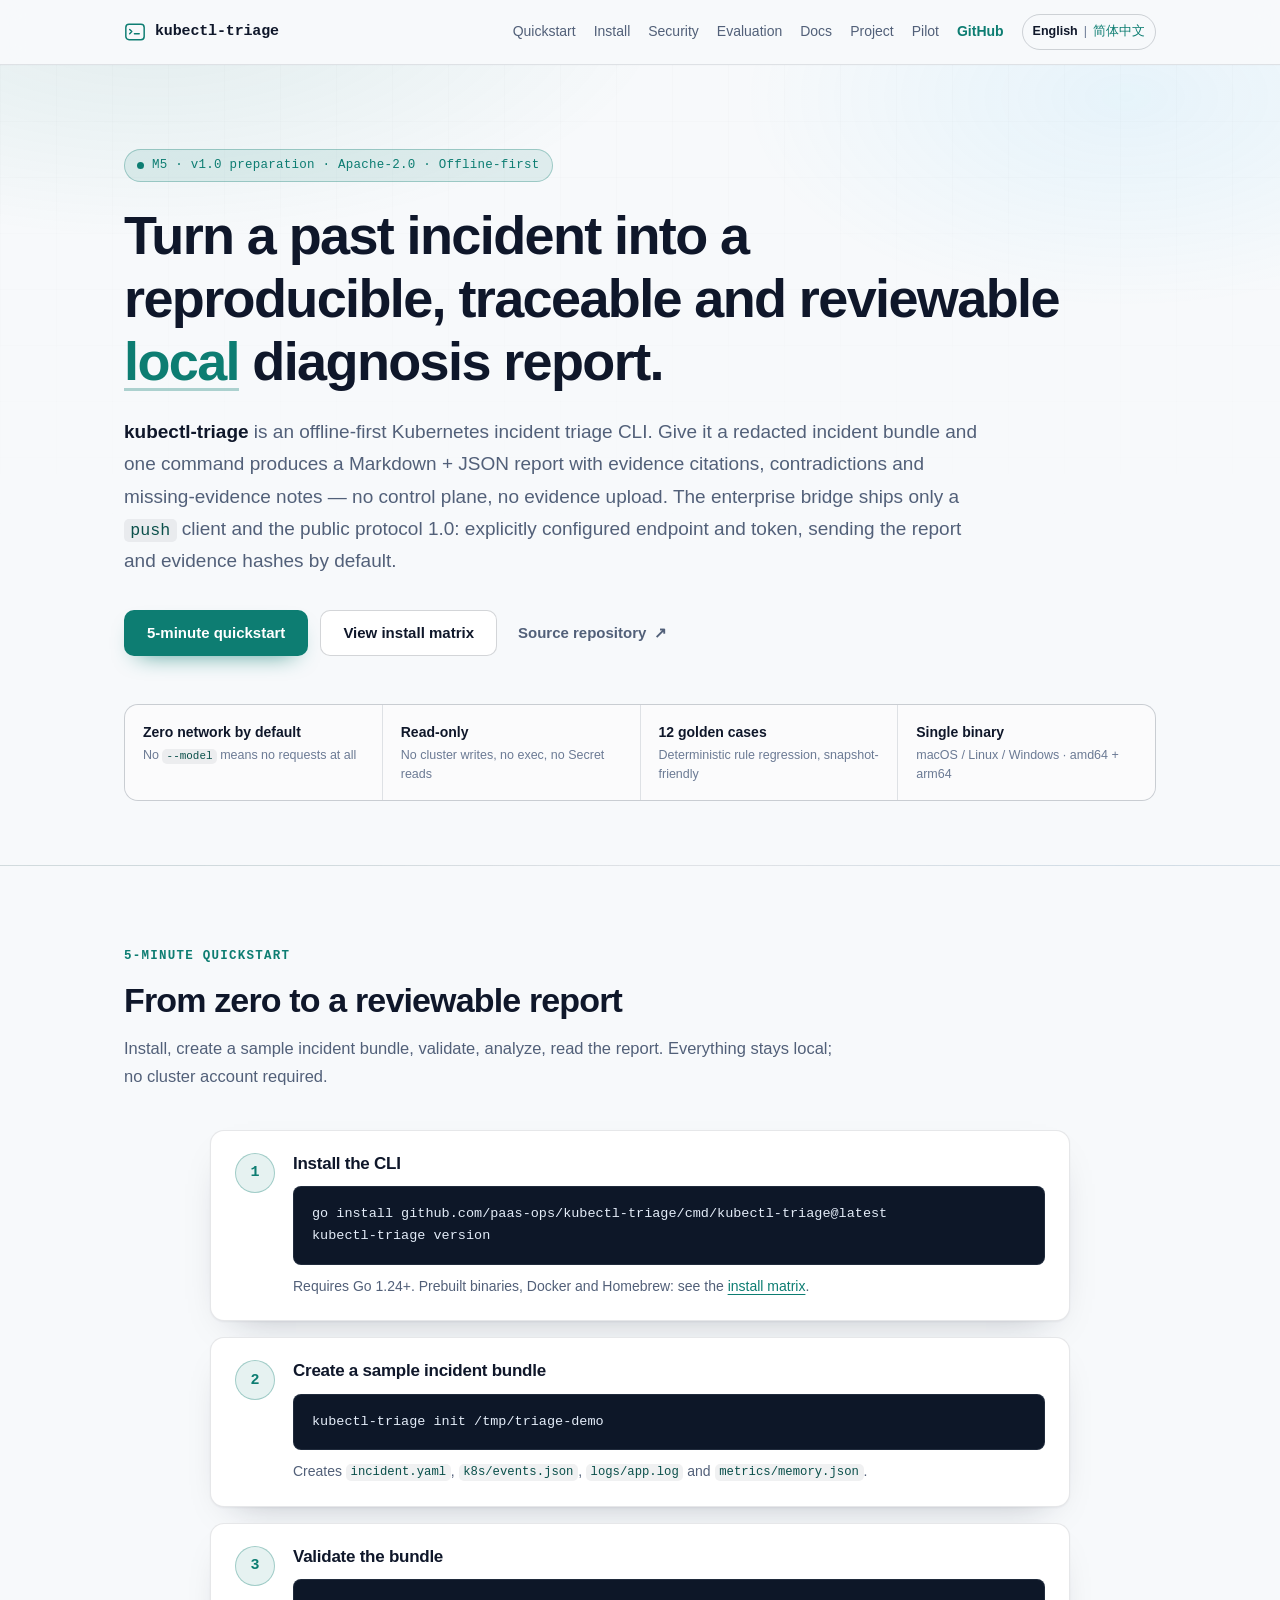
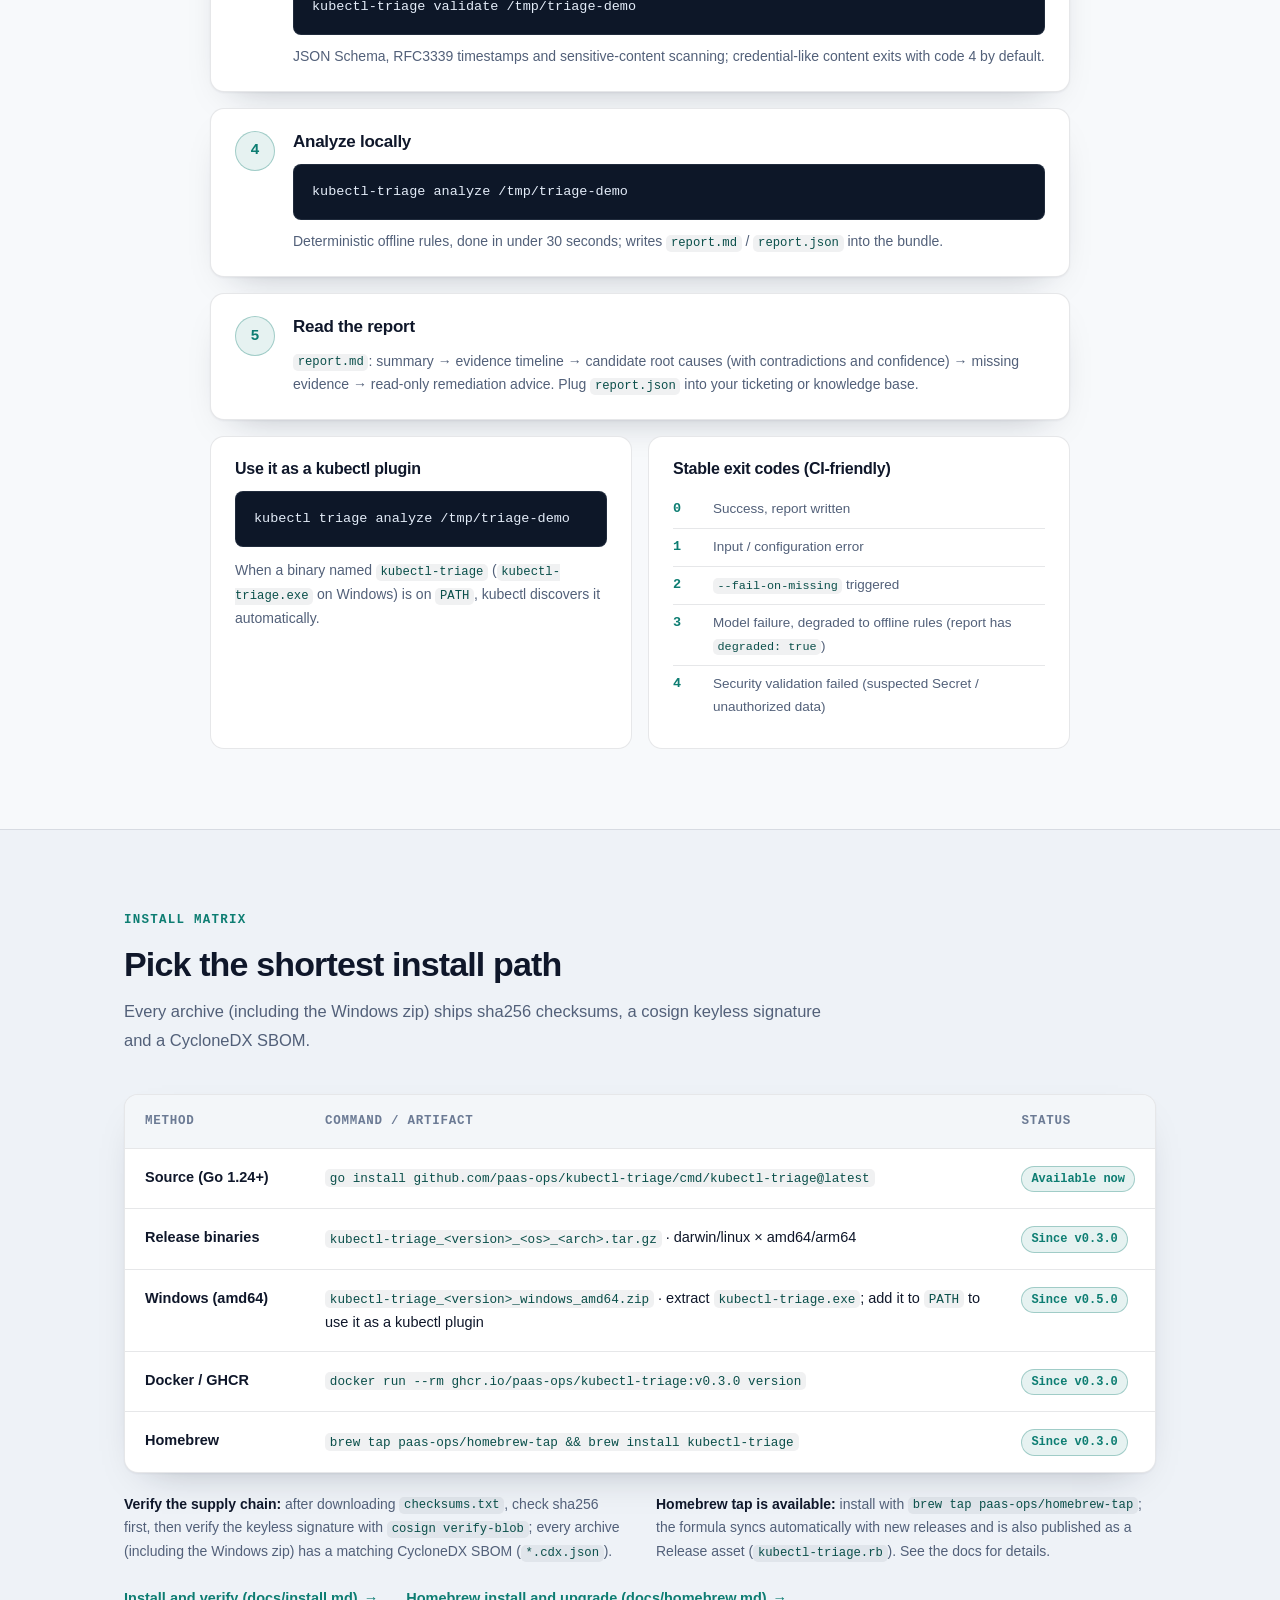
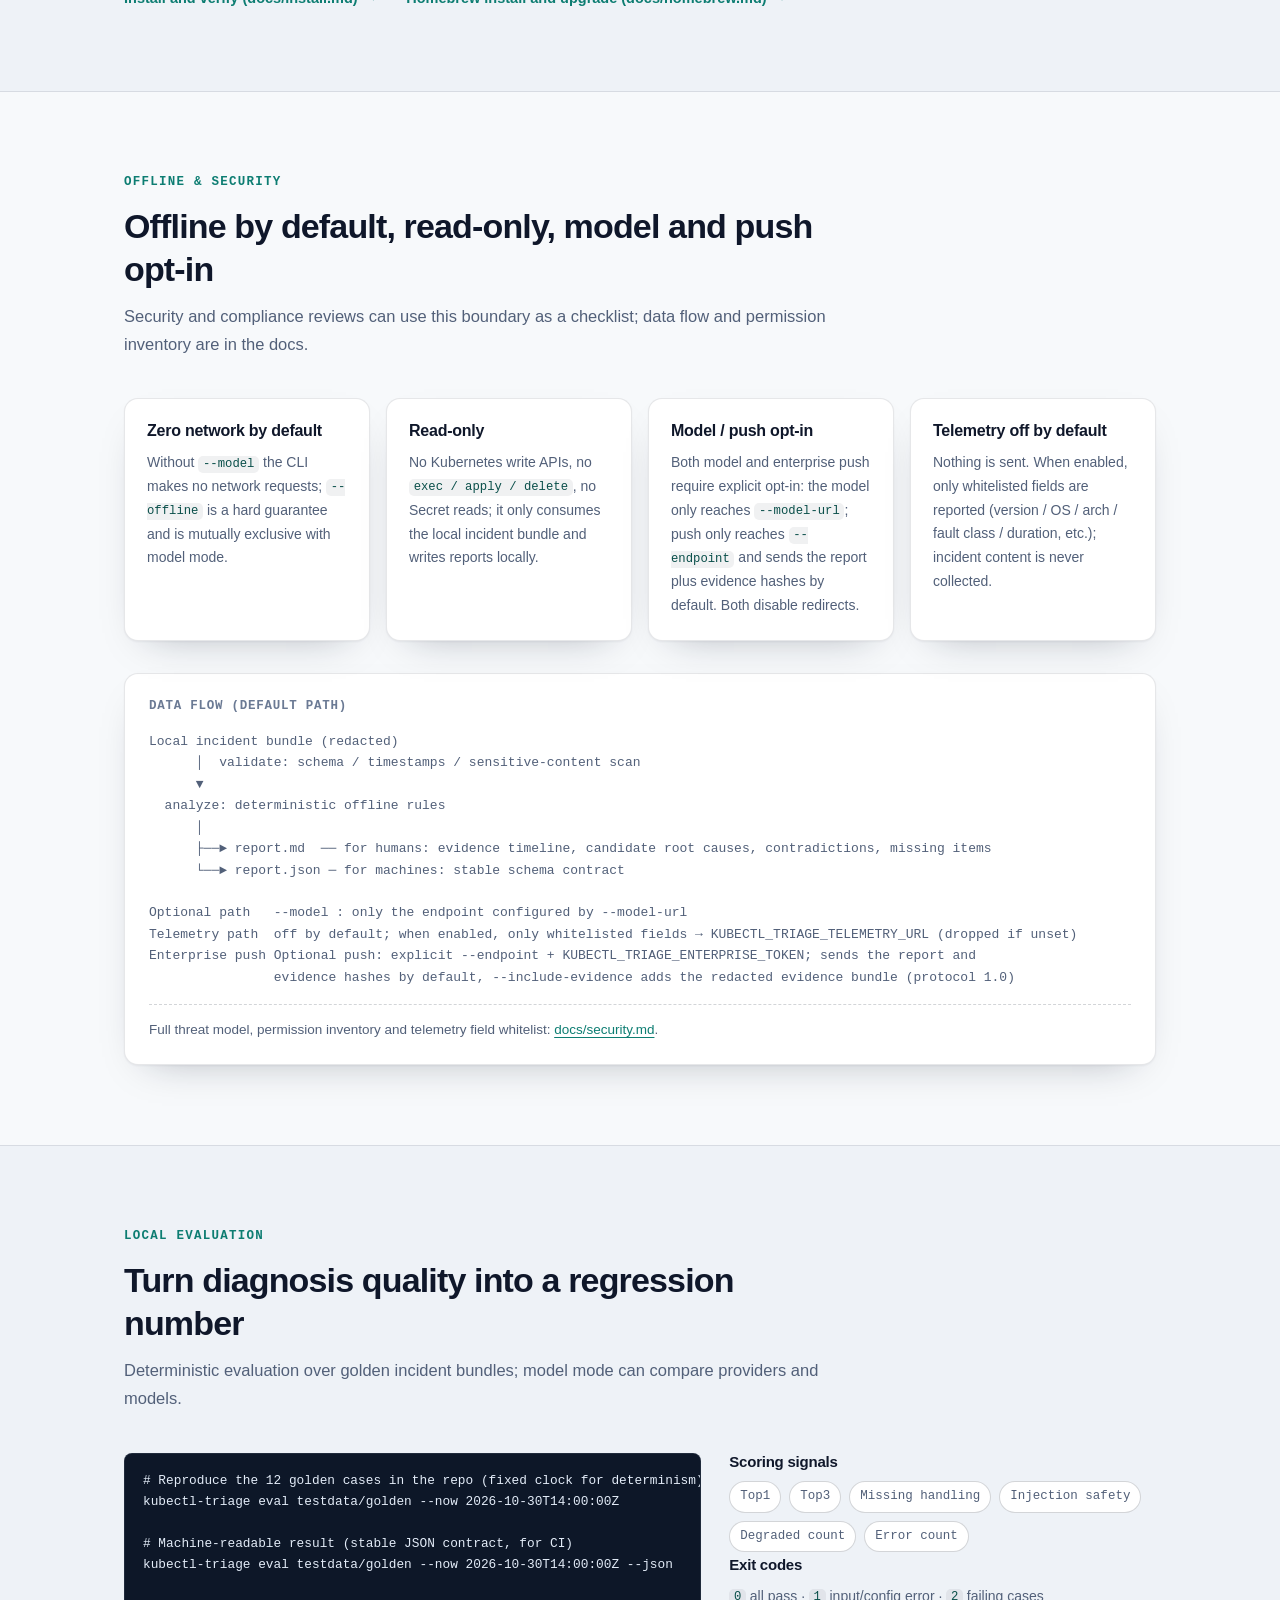
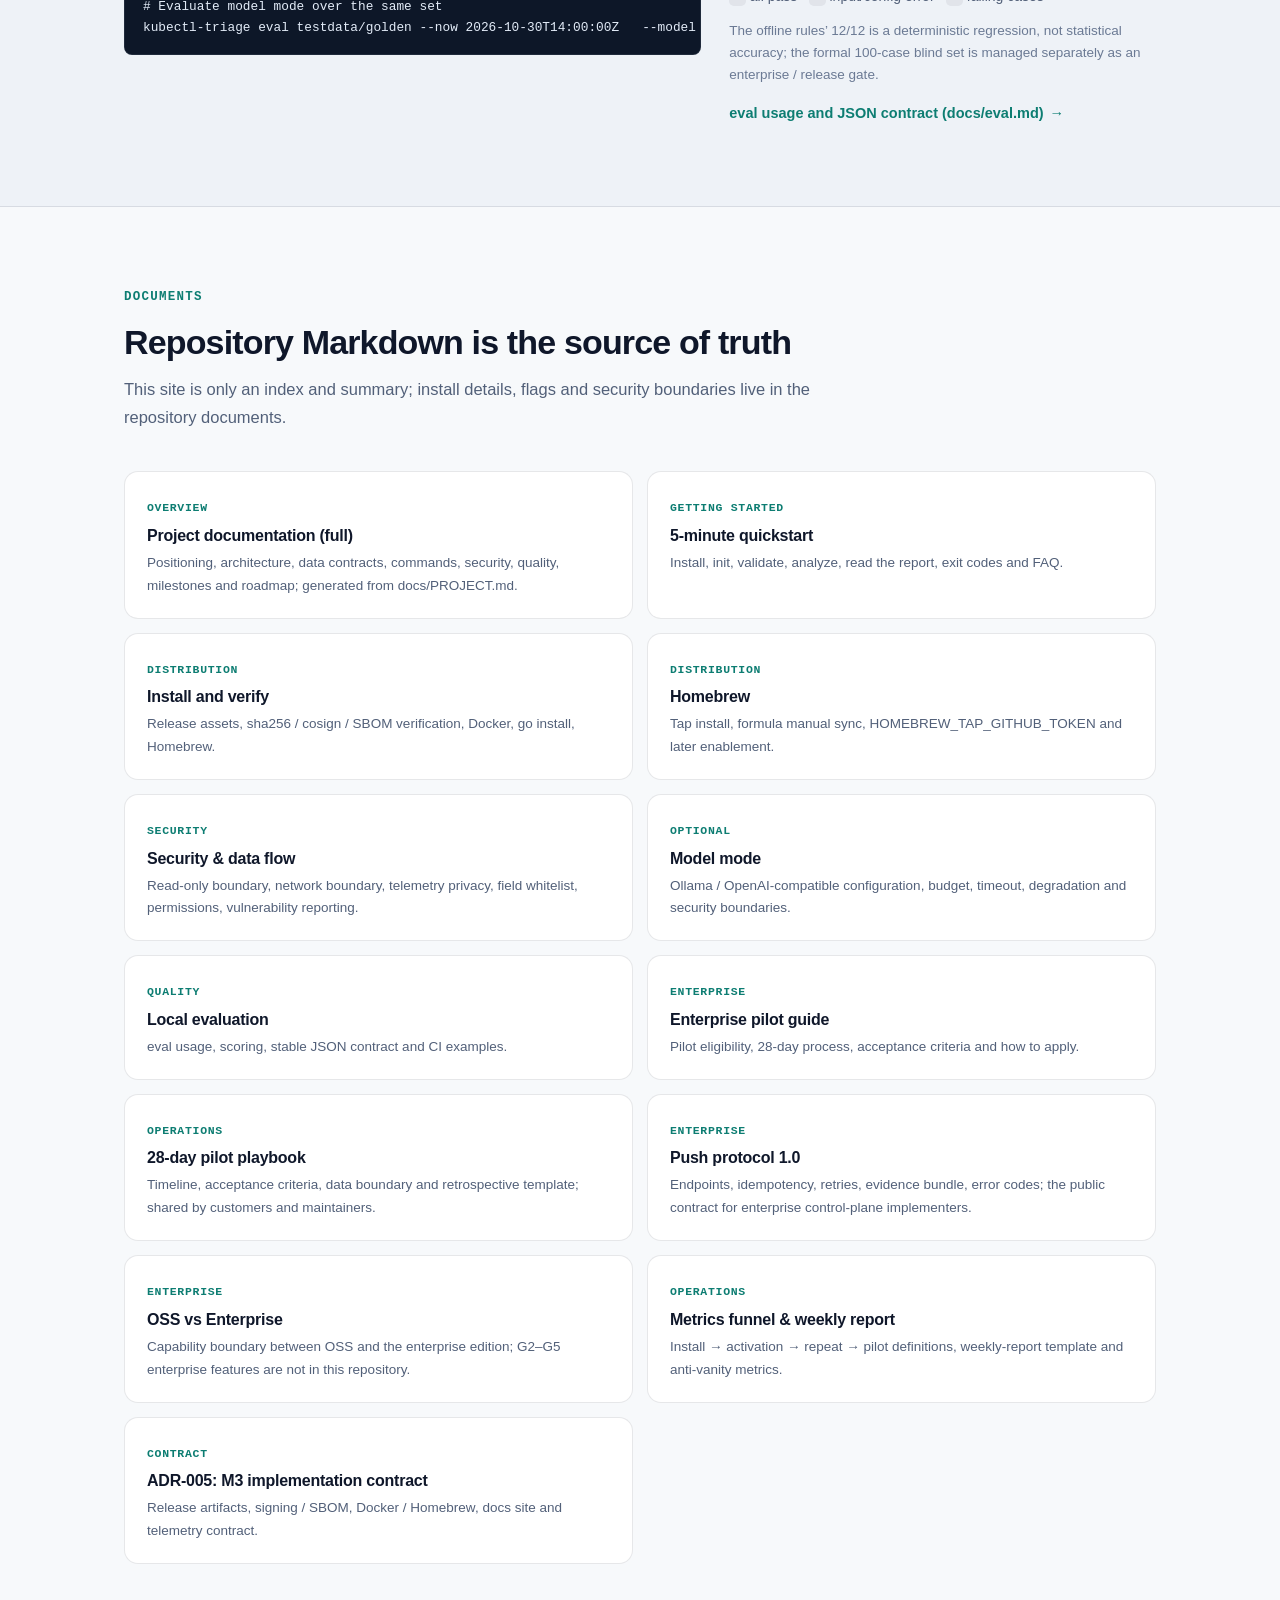
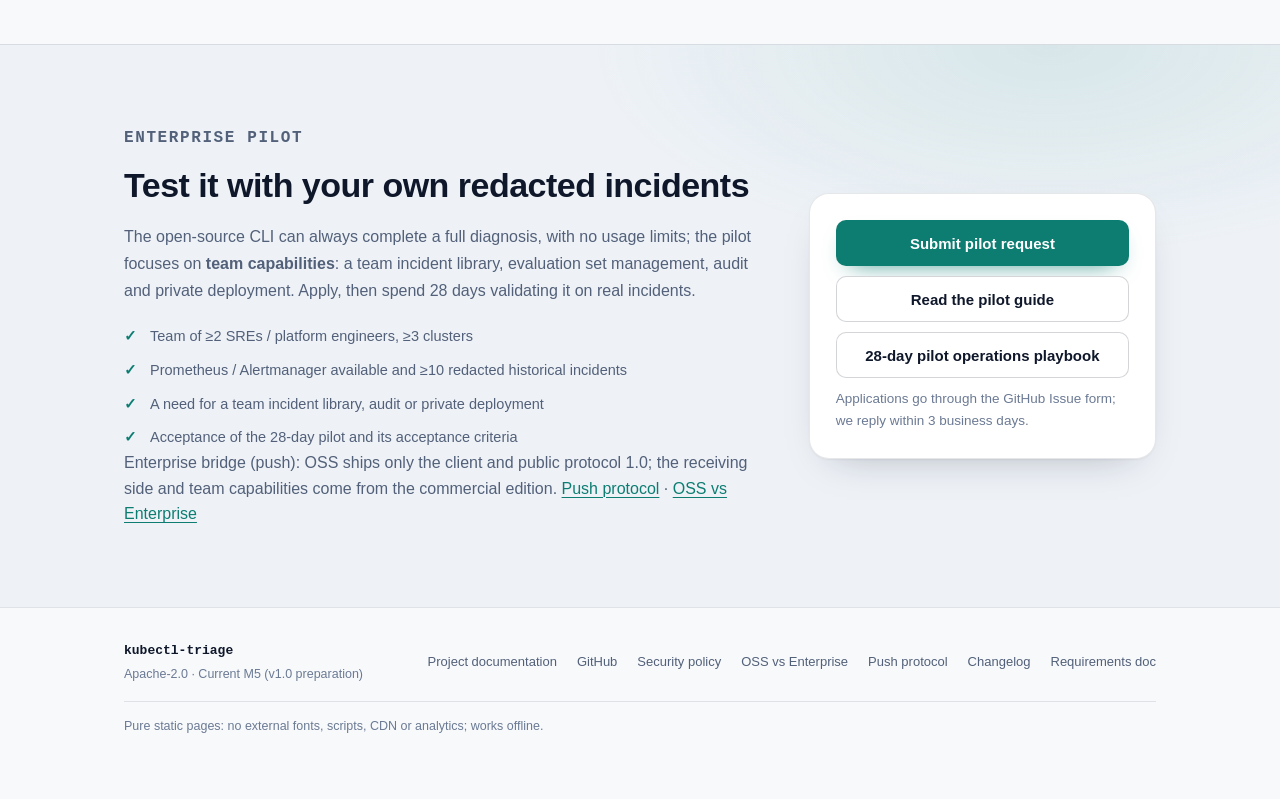
<file: site/index.html>
<!DOCTYPE html>
<!--
  kubectl-triage documentation site (English, default).
  Chinese version: index-zh.html.
  Static by design: the only subresource is ./styles.css.
  No external CDN, fonts, scripts, images or analytics. Documents themselves live in
  the repository; absolute GitHub links below are documentation hyperlinks, not resources.
-->
<html lang="en">
<head>
  <meta charset="utf-8">
  <meta name="viewport" content="width=device-width, initial-scale=1">
  <title>kubectl-triage — Offline-first Kubernetes incident triage CLI</title>
  <meta name="description" content="kubectl-triage turns a past incident into a reproducible, traceable and reviewable local diagnosis report: zero network by default, read-only, no Secret access, with optional model and local evaluation.">
  <meta name="color-scheme" content="light dark">
  <link rel="stylesheet" href="styles.css">
</head>
<body>
  <a class="skip-link" href="#main">Skip to main content</a>

  <header class="site-header">
    <div class="container header-inner">
      <a class="brand" href="#top" aria-label="kubectl-triage home">
        <svg class="brand-mark" viewBox="0 0 24 24" width="22" height="22" aria-hidden="true" focusable="false">
          <rect x="2" y="3.5" width="20" height="17" rx="3.5" fill="none" stroke="currentColor" stroke-width="1.6"></rect>
          <path d="M6.2 9.2l2.3 2.3-2.3 2.3" fill="none" stroke="currentColor" stroke-width="1.6" stroke-linecap="round" stroke-linejoin="round"></path>
          <path d="M11.4 14h5.2" fill="none" stroke="currentColor" stroke-width="1.6" stroke-linecap="round"></path>
        </svg>
        <span>kubectl-triage</span>
      </a>
      <nav class="site-nav" aria-label="Main navigation">
        <a href="#quickstart">Quickstart</a>
        <a href="#install">Install</a>
        <a href="#security">Security</a>
        <a href="#eval">Evaluation</a>
        <a href="#docs">Docs</a>
        <a href="project.html">Project</a>
        <a href="#pilot">Pilot</a>
        <a class="nav-github" href="https://github.com/paas-ops/kubectl-triage">GitHub</a>
        <span class="lang-switch" aria-label="Language">
          <span aria-current="true">English</span>
          <span aria-hidden="true">|</span>
          <a href="index-zh.html" hreflang="zh-CN" lang="zh-CN">简体中文</a>
        </span>
      </nav>
    </div>
  </header>

  <main id="main">
    <!-- Hero -->
    <section id="top" class="hero">
      <div class="container hero-inner">
        <p class="eyebrow"><span class="dot" aria-hidden="true"></span> M5 · v1.0 preparation · Apache-2.0 · Offline-first</p>
        <h1>Turn a past incident into a<br class="hero-break"> reproducible, traceable and reviewable <em>local</em> diagnosis report.</h1>
        <p class="lead">
          <strong>kubectl-triage</strong> is an offline-first Kubernetes incident triage CLI.
          Give it a redacted incident bundle and one command produces a Markdown + JSON report
          with evidence citations, contradictions and missing-evidence notes — no control plane,
          no evidence upload. The enterprise bridge ships only a <code>push</code> client and the
          public protocol 1.0: explicitly configured endpoint and token, sending the report and
          evidence hashes by default.
        </p>
        <div class="hero-actions">
          <a class="btn btn-primary" href="#quickstart">5-minute quickstart</a>
          <a class="btn btn-secondary" href="#install">View install matrix</a>
          <a class="btn btn-ghost" href="https://github.com/paas-ops/kubectl-triage">Source repository <span aria-hidden="true">↗</span></a>
        </div>
        <ul class="hero-facts" aria-label="Core properties">
          <li><strong>Zero network by default</strong><span>No <code>--model</code> means no requests at all</span></li>
          <li><strong>Read-only</strong><span>No cluster writes, no exec, no Secret reads</span></li>
          <li><strong>12 golden cases</strong><span>Deterministic rule regression, snapshot-friendly</span></li>
          <li><strong>Single binary</strong><span>macOS / Linux / Windows · amd64 + arm64</span></li>
        </ul>
      </div>
    </section>

    <!-- Quickstart -->
    <section id="quickstart" class="section">
      <div class="container">
        <header class="section-head">
          <p class="kicker">5-minute quickstart</p>
          <h2>From zero to a reviewable report</h2>
          <p class="section-lead">Install, create a sample incident bundle, validate, analyze, read the report. Everything stays local; no cluster account required.</p>
        </header>

        <ol class="steps">
          <li class="step">
            <span class="step-num" aria-hidden="true">1</span>
            <div class="step-body">
              <h3>Install the CLI</h3>
              <pre><code>go install github.com/paas-ops/kubectl-triage/cmd/kubectl-triage@latest
kubectl-triage version</code></pre>
              <p class="step-note">Requires Go 1.24+. Prebuilt binaries, Docker and Homebrew: see the <a href="#install">install matrix</a>.</p>
            </div>
          </li>
          <li class="step">
            <span class="step-num" aria-hidden="true">2</span>
            <div class="step-body">
              <h3>Create a sample incident bundle</h3>
              <pre><code>kubectl-triage init /tmp/triage-demo</code></pre>
              <p class="step-note">Creates <code>incident.yaml</code>, <code>k8s/events.json</code>, <code>logs/app.log</code> and <code>metrics/memory.json</code>.</p>
            </div>
          </li>
          <li class="step">
            <span class="step-num" aria-hidden="true">3</span>
            <div class="step-body">
              <h3>Validate the bundle</h3>
              <pre><code>kubectl-triage validate /tmp/triage-demo</code></pre>
              <p class="step-note">JSON Schema, RFC3339 timestamps and sensitive-content scanning; credential-like content exits with code 4 by default.</p>
            </div>
          </li>
          <li class="step">
            <span class="step-num" aria-hidden="true">4</span>
            <div class="step-body">
              <h3>Analyze locally</h3>
              <pre><code>kubectl-triage analyze /tmp/triage-demo</code></pre>
              <p class="step-note">Deterministic offline rules, done in under 30 seconds; writes <code>report.md</code> / <code>report.json</code> into the bundle.</p>
            </div>
          </li>
          <li class="step">
            <span class="step-num" aria-hidden="true">5</span>
            <div class="step-body">
              <h3>Read the report</h3>
              <p class="step-note"><code>report.md</code>: summary → evidence timeline → candidate root causes (with contradictions and confidence) → missing evidence → read-only remediation advice. Plug <code>report.json</code> into your ticketing or knowledge base.</p>
            </div>
          </li>
        </ol>

        <div class="callout-grid">
          <div class="callout">
            <h3>Use it as a kubectl plugin</h3>
            <pre><code>kubectl triage analyze /tmp/triage-demo</code></pre>
            <p>When a binary named <code>kubectl-triage</code> (<code>kubectl-triage.exe</code> on Windows) is on <code>PATH</code>, kubectl discovers it automatically.</p>
          </div>
          <div class="callout">
            <h3>Stable exit codes (CI-friendly)</h3>
            <table class="mini-table">
              <caption class="visually-hidden">analyze exit codes</caption>
              <tbody>
                <tr><th scope="row">0</th><td>Success, report written</td></tr>
                <tr><th scope="row">1</th><td>Input / configuration error</td></tr>
                <tr><th scope="row">2</th><td><code>--fail-on-missing</code> triggered</td></tr>
                <tr><th scope="row">3</th><td>Model failure, degraded to offline rules (report has <code>degraded: true</code>)</td></tr>
                <tr><th scope="row">4</th><td>Security validation failed (suspected Secret / unauthorized data)</td></tr>
              </tbody>
            </table>
          </div>
        </div>
      </div>
    </section>

    <!-- Install -->
    <section id="install" class="section section-alt">
      <div class="container">
        <header class="section-head">
          <p class="kicker">Install matrix</p>
          <h2>Pick the shortest install path</h2>
          <p class="section-lead">Every archive (including the Windows zip) ships sha256 checksums, a cosign keyless signature and a CycloneDX SBOM.</p>
        </header>

        <div class="table-wrap">
          <table class="matrix">
            <caption class="visually-hidden">kubectl-triage install options</caption>
            <thead>
              <tr>
                <th scope="col">Method</th>
                <th scope="col">Command / artifact</th>
                <th scope="col">Status</th>
              </tr>
            </thead>
            <tbody>
              <tr>
                <th scope="row">Source (Go 1.24+)</th>
                <td><code>go install github.com/paas-ops/kubectl-triage/cmd/kubectl-triage@latest</code></td>
                <td><span class="tag tag-ok">Available now</span></td>
              </tr>
              <tr>
                <th scope="row">Release binaries</th>
                <td><code>kubectl-triage_&lt;version&gt;_&lt;os&gt;_&lt;arch&gt;.tar.gz</code> · darwin/linux × amd64/arm64</td>
                <td><span class="tag tag-ok">Since v0.3.0</span></td>
              </tr>
              <tr>
                <th scope="row">Windows (amd64)</th>
                <td><code>kubectl-triage_&lt;version&gt;_windows_amd64.zip</code> · extract <code>kubectl-triage.exe</code>; add it to <code>PATH</code> to use it as a kubectl plugin</td>
                <td><span class="tag tag-ok">Since v0.5.0</span></td>
              </tr>
              <tr>
                <th scope="row">Docker / GHCR</th>
                <td><code>docker run --rm ghcr.io/paas-ops/kubectl-triage:v0.3.0 version</code></td>
                <td><span class="tag tag-ok">Since v0.3.0</span></td>
              </tr>
              <tr>
                <th scope="row">Homebrew</th>
                <td><code>brew tap paas-ops/homebrew-tap &amp;&amp; brew install kubectl-triage</code></td>
                <td><span class="tag tag-ok">Since v0.3.0</span></td>
              </tr>
            </tbody>
          </table>
        </div>

        <div class="note-row">
          <p><strong>Verify the supply chain:</strong> after downloading <code>checksums.txt</code>, check sha256 first, then
          verify the keyless signature with <code>cosign verify-blob</code>; every archive (including the Windows zip)
          has a matching CycloneDX SBOM (<code>*.cdx.json</code>).</p>
          <p><strong>Homebrew tap is available:</strong> install with <code>brew tap paas-ops/homebrew-tap</code>;
          the formula syncs automatically with new releases and is also published as a Release asset
          (<code>kubectl-triage.rb</code>). See the docs for details.</p>
        </div>

        <div class="link-row">
          <a class="text-link" href="https://github.com/paas-ops/kubectl-triage/blob/main/docs/install.md">Install and verify (docs/install.md) <span aria-hidden="true">→</span></a>
          <a class="text-link" href="https://github.com/paas-ops/kubectl-triage/blob/main/docs/homebrew.md">Homebrew install and upgrade (docs/homebrew.md) <span aria-hidden="true">→</span></a>
        </div>
      </div>
    </section>

    <!-- Security -->
    <section id="security" class="section">
      <div class="container">
        <header class="section-head">
          <p class="kicker">Offline &amp; security</p>
          <h2>Offline by default, read-only, model and push opt-in</h2>
          <p class="section-lead">Security and compliance reviews can use this boundary as a checklist; data flow and permission inventory are in the docs.</p>
        </header>

        <div class="cards cards-4">
          <article class="card">
            <h3>Zero network by default</h3>
            <p>Without <code>--model</code> the CLI makes no network requests; <code>--offline</code> is a hard guarantee and is mutually exclusive with model mode.</p>
          </article>
          <article class="card">
            <h3>Read-only</h3>
            <p>No Kubernetes write APIs, no <code>exec / apply / delete</code>, no Secret reads; it only consumes the local incident bundle and writes reports locally.</p>
          </article>
          <article class="card">
            <h3>Model / push opt-in</h3>
            <p>Both model and enterprise push require explicit opt-in: the model only reaches <code>--model-url</code>; push only reaches <code>--endpoint</code> and sends the report plus evidence hashes by default. Both disable redirects.</p>
          </article>
          <article class="card">
            <h3>Telemetry off by default</h3>
            <p>Nothing is sent. When enabled, only whitelisted fields are reported (version / OS / arch / fault class / duration, etc.); incident content is never collected.</p>
          </article>
        </div>

        <figure class="flow" aria-labelledby="flow-caption">
          <figcaption id="flow-caption">Data flow (default path)</figcaption>
          <pre><code>Local incident bundle (redacted)
      │  validate: schema / timestamps / sensitive-content scan
      ▼
  analyze: deterministic offline rules
      │
      ├──► report.md  ── for humans: evidence timeline, candidate root causes, contradictions, missing items
      └──► report.json ─ for machines: stable schema contract

Optional path   --model <provider>: only the endpoint configured by --model-url
Telemetry path  off by default; when enabled, only whitelisted fields → KUBECTL_TRIAGE_TELEMETRY_URL (dropped if unset)
Enterprise push Optional push: explicit --endpoint + KUBECTL_TRIAGE_ENTERPRISE_TOKEN; sends the report and
                evidence hashes by default, --include-evidence adds the redacted evidence bundle (protocol 1.0)</code></pre>
          <p class="flow-note">Full threat model, permission inventory and telemetry field whitelist: <a href="https://github.com/paas-ops/kubectl-triage/blob/main/docs/security.md">docs/security.md</a>.</p>
        </figure>
      </div>
    </section>

    <!-- Eval -->
    <section id="eval" class="section section-alt">
      <div class="container">
        <header class="section-head">
          <p class="kicker">Local evaluation</p>
          <h2>Turn diagnosis quality into a regression number</h2>
          <p class="section-lead">Deterministic evaluation over golden incident bundles; model mode can compare providers and models.</p>
        </header>

        <div class="eval-layout">
          <div class="eval-code">
            <pre><code># Reproduce the 12 golden cases in the repo (fixed clock for determinism)
kubectl-triage eval testdata/golden --now 2026-10-30T14:00:00Z

# Machine-readable result (stable JSON contract, for CI)
kubectl-triage eval testdata/golden --now 2026-10-30T14:00:00Z --json

# Evaluate model mode over the same set
kubectl-triage eval testdata/golden --now 2026-10-30T14:00:00Z   --model ollama --model-name llama3.1</code></pre>
          </div>
          <div class="eval-side">
            <h3>Scoring signals</h3>
            <ul class="chips" aria-label="Scoring signals">
              <li>Top1</li>
              <li>Top3</li>
              <li>Missing handling</li>
              <li>Injection safety</li>
              <li>Degraded count</li>
              <li>Error count</li>
            </ul>
            <h3>Exit codes</h3>
            <p class="eval-exits"><code>0</code> all pass · <code>1</code> input/config error · <code>2</code> failing cases</p>
            <p class="muted">The offline rules&rsquo; 12/12 is a deterministic regression, not statistical accuracy; the formal 100-case blind set is managed separately as an enterprise / release gate.</p>
            <a class="text-link" href="https://github.com/paas-ops/kubectl-triage/blob/main/docs/eval.md">eval usage and JSON contract (docs/eval.md) <span aria-hidden="true">→</span></a>
          </div>
        </div>
      </div>
    </section>

    <!-- Docs -->
    <section id="docs" class="section">
      <div class="container">
        <header class="section-head">
          <p class="kicker">Documents</p>
          <h2>Repository Markdown is the source of truth</h2>
          <p class="section-lead">This site is only an index and summary; install details, flags and security boundaries live in the repository documents.</p>
        </header>

        <div class="docs-grid">
          <a class="doc-card" href="project.html">
            <span class="doc-tag">Overview</span>
            <h3>Project documentation (full)</h3>
            <p>Positioning, architecture, data contracts, commands, security, quality, milestones and roadmap; generated from docs/PROJECT.md.</p>
          </a>
          <a class="doc-card" href="https://github.com/paas-ops/kubectl-triage/blob/main/docs/quickstart.md">
            <span class="doc-tag">Getting started</span>
            <h3>5-minute quickstart</h3>
            <p>Install, init, validate, analyze, read the report, exit codes and FAQ.</p>
          </a>
          <a class="doc-card" href="https://github.com/paas-ops/kubectl-triage/blob/main/docs/install.md">
            <span class="doc-tag">Distribution</span>
            <h3>Install and verify</h3>
            <p>Release assets, sha256 / cosign / SBOM verification, Docker, go install, Homebrew.</p>
          </a>
          <a class="doc-card" href="https://github.com/paas-ops/kubectl-triage/blob/main/docs/homebrew.md">
            <span class="doc-tag">Distribution</span>
            <h3>Homebrew</h3>
            <p>Tap install, formula manual sync, HOMEBREW_TAP_GITHUB_TOKEN and later enablement.</p>
          </a>
          <a class="doc-card" href="https://github.com/paas-ops/kubectl-triage/blob/main/docs/security.md">
            <span class="doc-tag">Security</span>
            <h3>Security &amp; data flow</h3>
            <p>Read-only boundary, network boundary, telemetry privacy, field whitelist, permissions, vulnerability reporting.</p>
          </a>
          <a class="doc-card" href="https://github.com/paas-ops/kubectl-triage/blob/main/docs/model.md">
            <span class="doc-tag">Optional</span>
            <h3>Model mode</h3>
            <p>Ollama / OpenAI-compatible configuration, budget, timeout, degradation and security boundaries.</p>
          </a>
          <a class="doc-card" href="https://github.com/paas-ops/kubectl-triage/blob/main/docs/eval.md">
            <span class="doc-tag">Quality</span>
            <h3>Local evaluation</h3>
            <p>eval usage, scoring, stable JSON contract and CI examples.</p>
          </a>
          <a class="doc-card" href="https://github.com/paas-ops/kubectl-triage/blob/main/docs/pilot.md">
            <span class="doc-tag">Enterprise</span>
            <h3>Enterprise pilot guide</h3>
            <p>Pilot eligibility, 28-day process, acceptance criteria and how to apply.</p>
          </a>
          <a class="doc-card" href="https://github.com/paas-ops/kubectl-triage/blob/main/docs/pilot-playbook.md">
            <span class="doc-tag">Operations</span>
            <h3>28-day pilot playbook</h3>
            <p>Timeline, acceptance criteria, data boundary and retrospective template; shared by customers and maintainers.</p>
          </a>
          <a class="doc-card" href="https://github.com/paas-ops/kubectl-triage/blob/main/docs/push-protocol.md">
            <span class="doc-tag">Enterprise</span>
            <h3>Push protocol 1.0</h3>
            <p>Endpoints, idempotency, retries, evidence bundle, error codes; the public contract for enterprise control-plane implementers.</p>
          </a>
          <a class="doc-card" href="https://github.com/paas-ops/kubectl-triage/blob/main/docs/enterprise.md">
            <span class="doc-tag">Enterprise</span>
            <h3>OSS vs Enterprise</h3>
            <p>Capability boundary between OSS and the enterprise edition; G2–G5 enterprise features are not in this repository.</p>
          </a>
          <a class="doc-card" href="https://github.com/paas-ops/kubectl-triage/blob/main/docs/metrics.md">
            <span class="doc-tag">Operations</span>
            <h3>Metrics funnel &amp; weekly report</h3>
            <p>Install → activation → repeat → pilot definitions, weekly-report template and anti-vanity metrics.</p>
          </a>
          <a class="doc-card" href="https://github.com/paas-ops/kubectl-triage/blob/main/docs/adr/ADR-005-M3%E5%AE%9E%E7%8E%B0%E5%8F%A3%E5%BE%84.md">
            <span class="doc-tag">Contract</span>
            <h3>ADR-005: M3 implementation contract</h3>
            <p>Release artifacts, signing / SBOM, Docker / Homebrew, docs site and telemetry contract.</p>
          </a>
        </div>
      </div>
    </section>

    <!-- Pilot -->
    <section id="pilot" class="section section-pilot">
      <div class="container pilot-inner">
        <div class="pilot-copy">
          <p class="kicker">Enterprise pilot</p>
          <h2>Test it with your own redacted incidents</h2>
          <p>
            The open-source CLI can always complete a full diagnosis, with no usage limits; the pilot focuses on
            <strong>team capabilities</strong>: a team incident library, evaluation set management, audit and private
            deployment. Apply, then spend 28 days validating it on real incidents.
          </p>
          <ul class="checklist">
            <li>Team of ≥2 SREs / platform engineers, ≥3 clusters</li>
            <li>Prometheus / Alertmanager available and ≥10 redacted historical incidents</li>
            <li>A need for a team incident library, audit or private deployment</li>
            <li>Acceptance of the 28-day pilot and its acceptance criteria</li>
          </ul>
          <p class="muted">Enterprise bridge (push): OSS ships only the client and public protocol 1.0; the receiving side and team capabilities come from the commercial edition.
          <a href="https://github.com/paas-ops/kubectl-triage/blob/main/docs/push-protocol.md">Push protocol</a> ·
          <a href="https://github.com/paas-ops/kubectl-triage/blob/main/docs/enterprise.md">OSS vs Enterprise</a></p>
        </div>
        <div class="pilot-cta">
          <a class="btn btn-primary btn-block" href="https://github.com/paas-ops/kubectl-triage/issues/new?template=pilot-request.yml">Submit pilot request</a>
          <a class="btn btn-secondary btn-block" href="https://github.com/paas-ops/kubectl-triage/blob/main/docs/pilot.md">Read the pilot guide</a>
          <a class="btn btn-secondary btn-block" href="https://github.com/paas-ops/kubectl-triage/blob/main/docs/pilot-playbook.md">28-day pilot operations playbook</a>
          <p class="muted">Applications go through the GitHub Issue form; we reply within 3 business days.</p>
        </div>
      </div>
    </section>
  </main>

  <footer class="site-footer">
    <div class="container footer-inner">
      <div class="footer-brand">
        <strong>kubectl-triage</strong>
        <span>Apache-2.0 · Current M5 (v1.0 preparation)</span>
      </div>
      <nav class="footer-nav" aria-label="Footer navigation">
        <a href="project.html">Project documentation</a>
        <a href="https://github.com/paas-ops/kubectl-triage">GitHub</a>
        <a href="https://github.com/paas-ops/kubectl-triage/blob/main/SECURITY.md">Security policy</a>
        <a href="https://github.com/paas-ops/kubectl-triage/blob/main/docs/enterprise.md">OSS vs Enterprise</a>
        <a href="https://github.com/paas-ops/kubectl-triage/blob/main/docs/push-protocol.md">Push protocol</a>
        <a href="https://github.com/paas-ops/kubectl-triage/blob/main/CHANGELOG.md">Changelog</a>
        <a href="https://github.com/paas-ops/kubectl-triage/blob/main/docs/%E9%9C%80%E6%B1%82%E6%96%87%E6%A1%A3.md">Requirements doc</a>
      </nav>
      <p class="footer-note">Pure static pages: no external fonts, scripts, CDN or analytics; works offline.</p>
    </div>
  </footer>
</body>
</html>
</file>
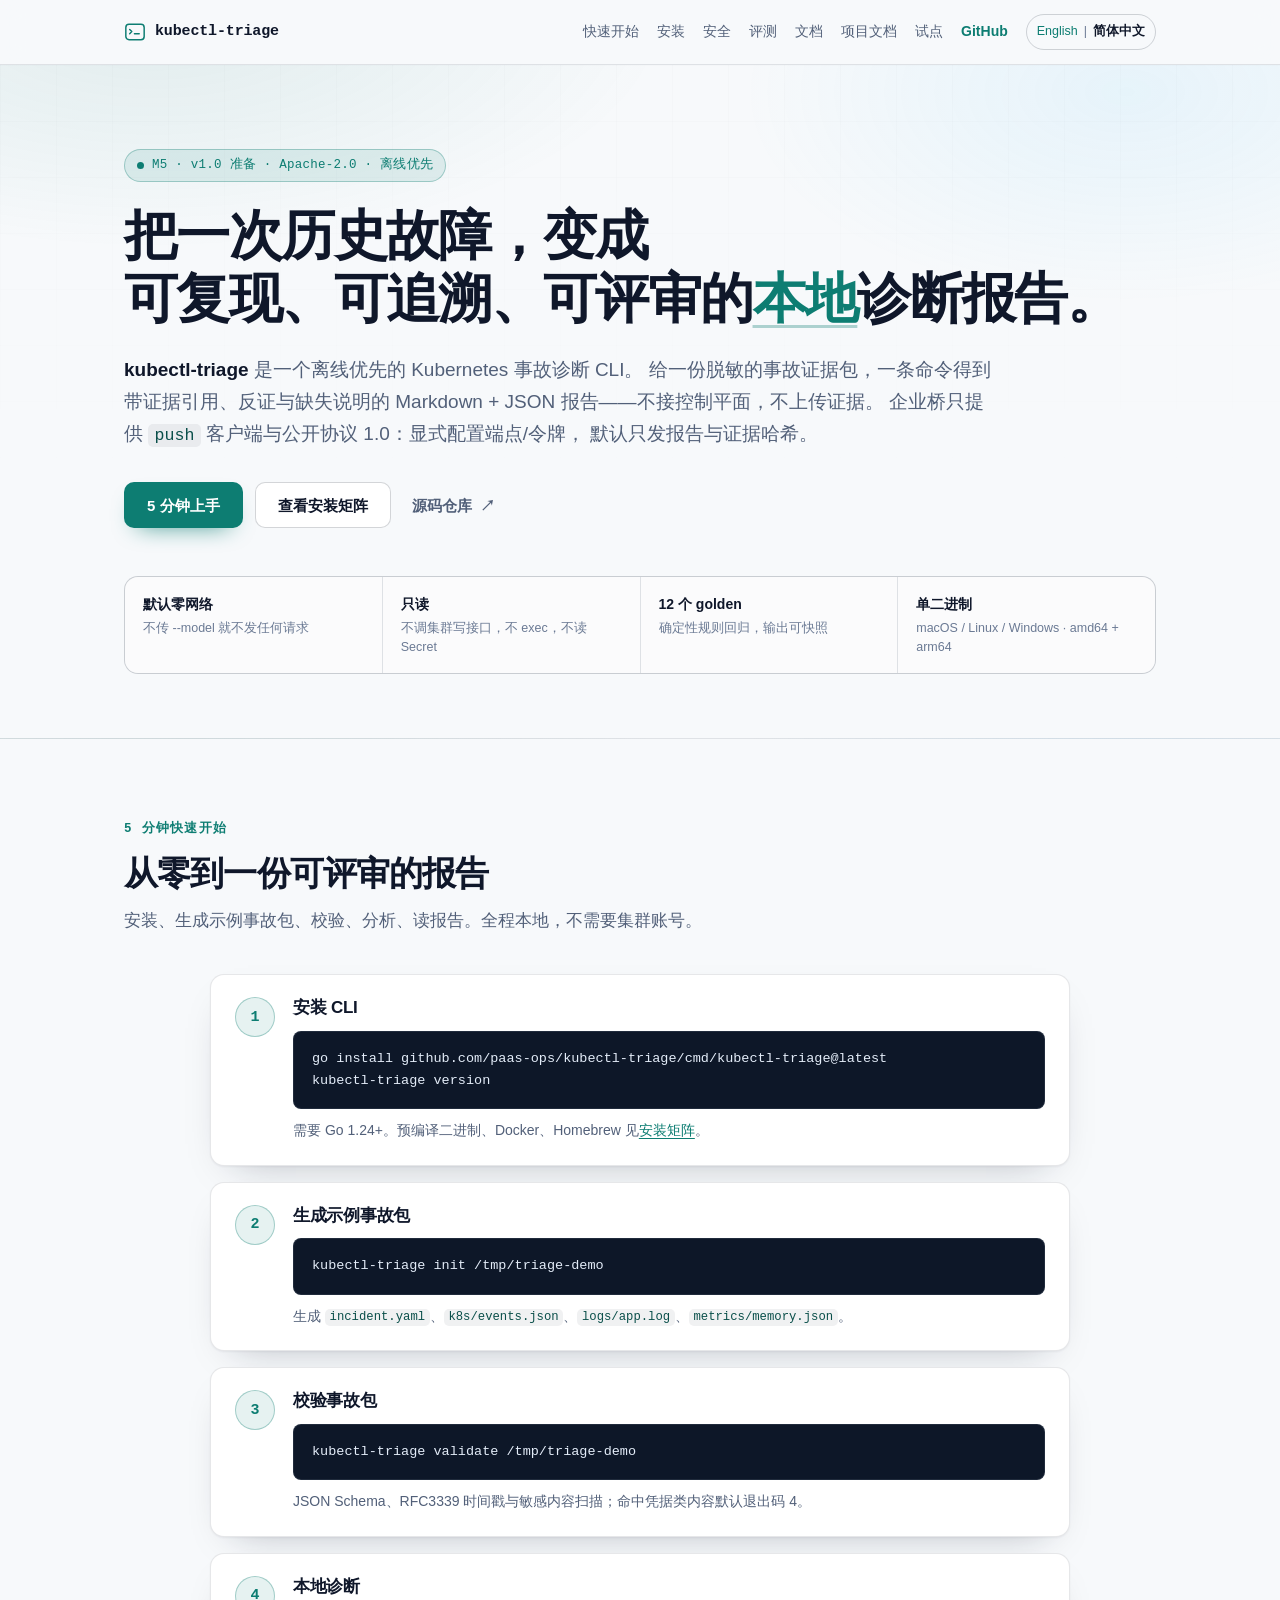
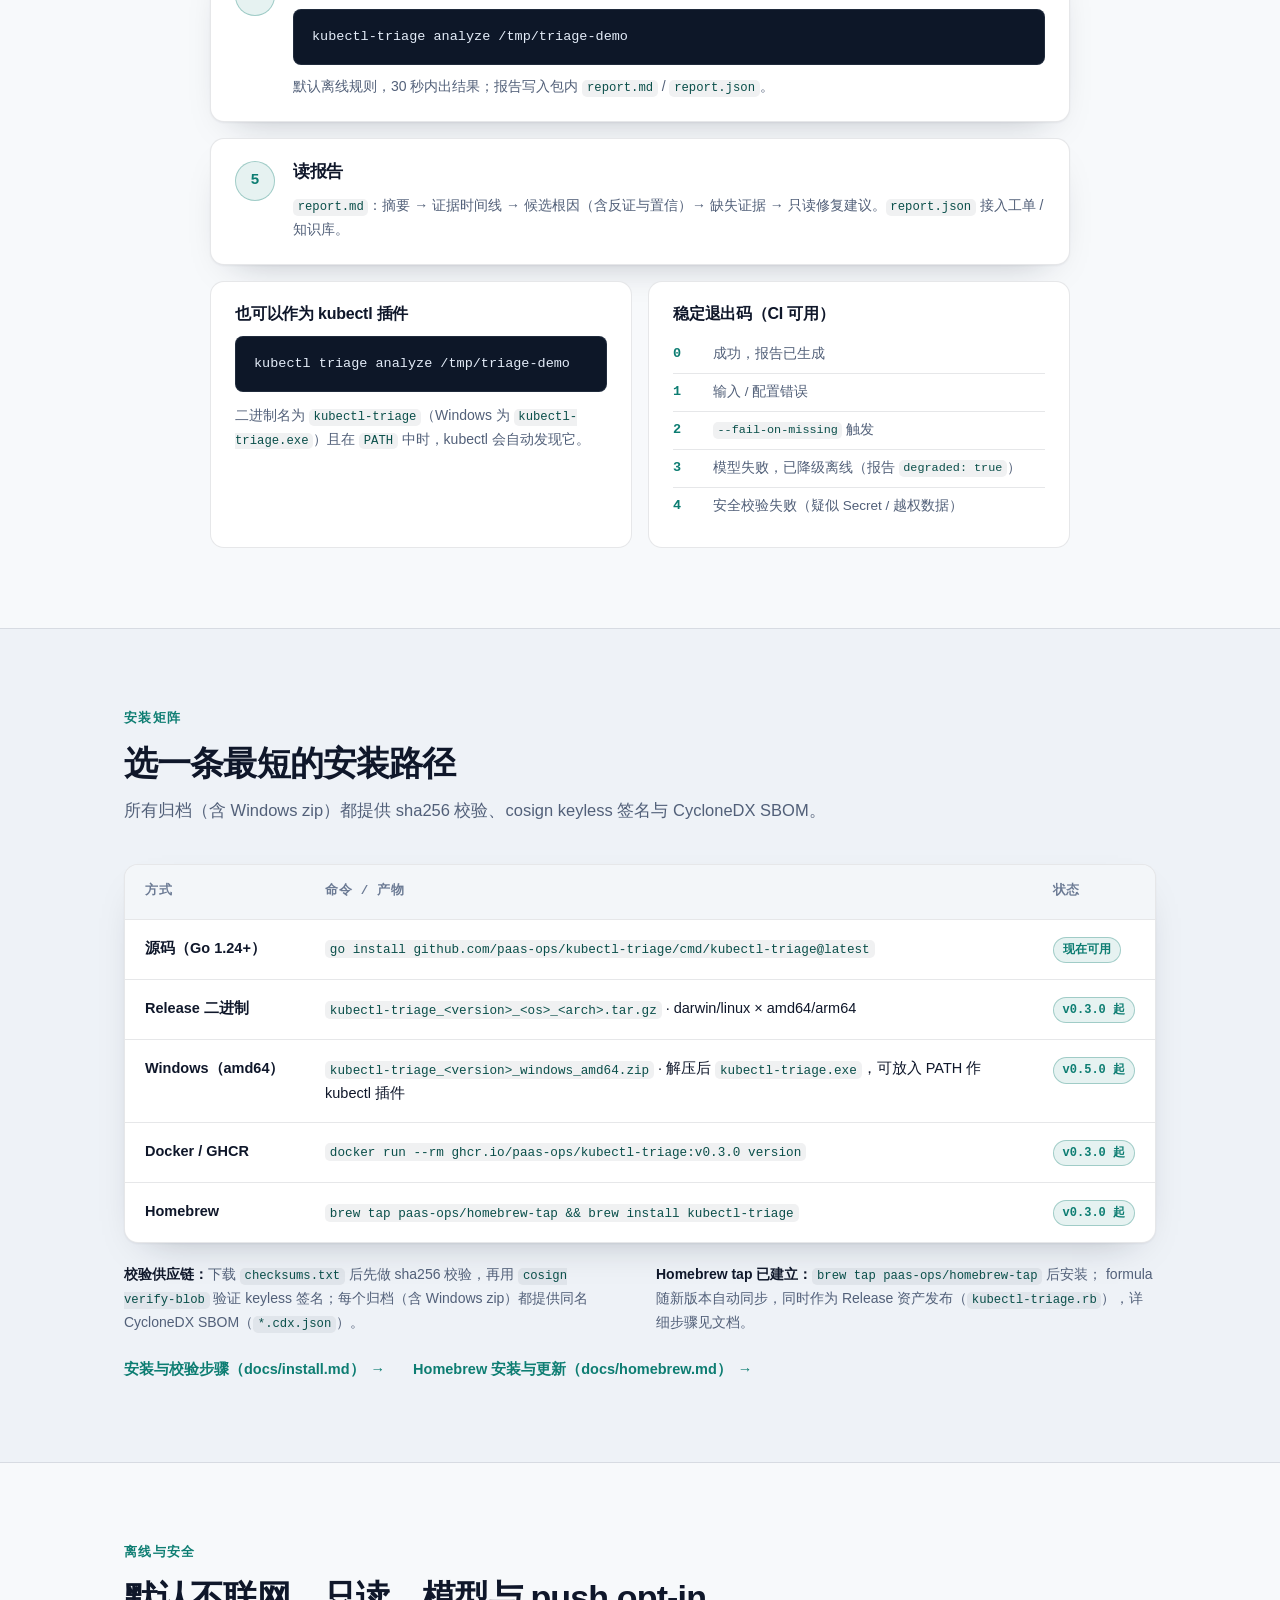
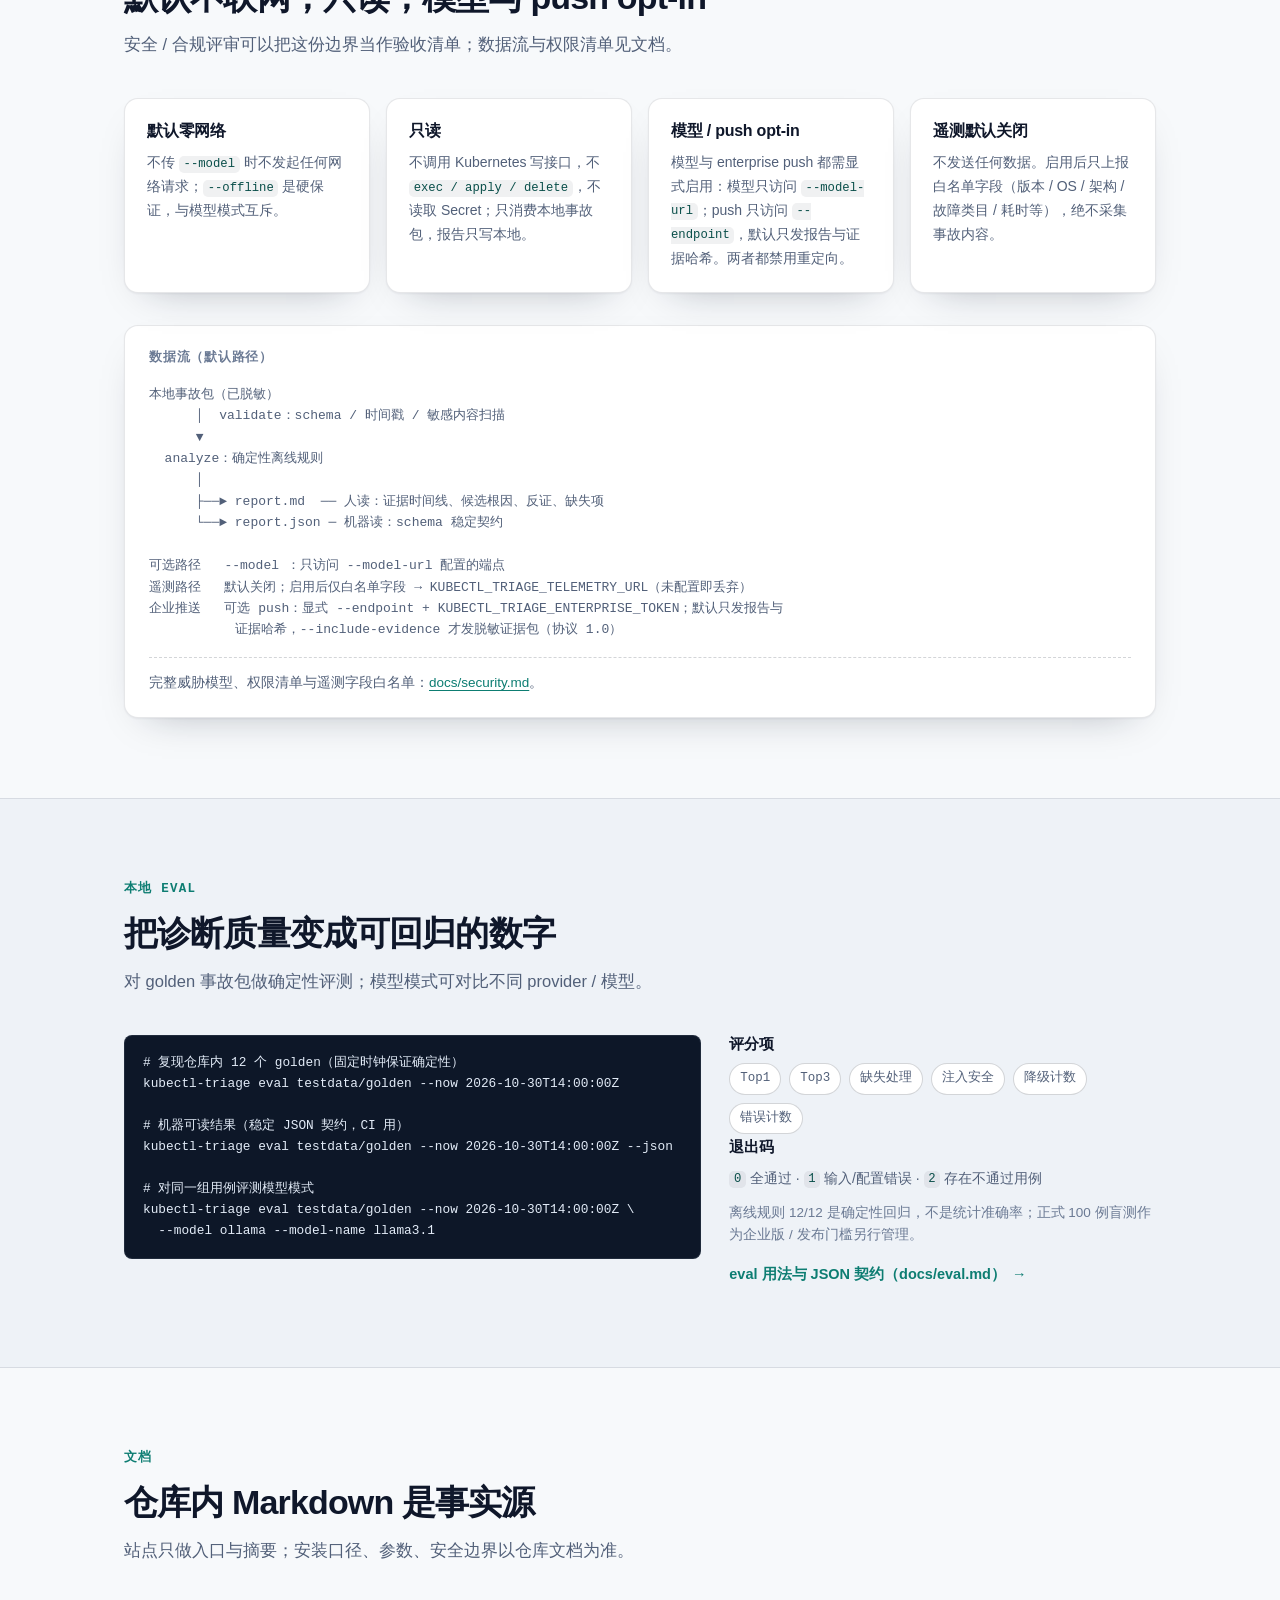
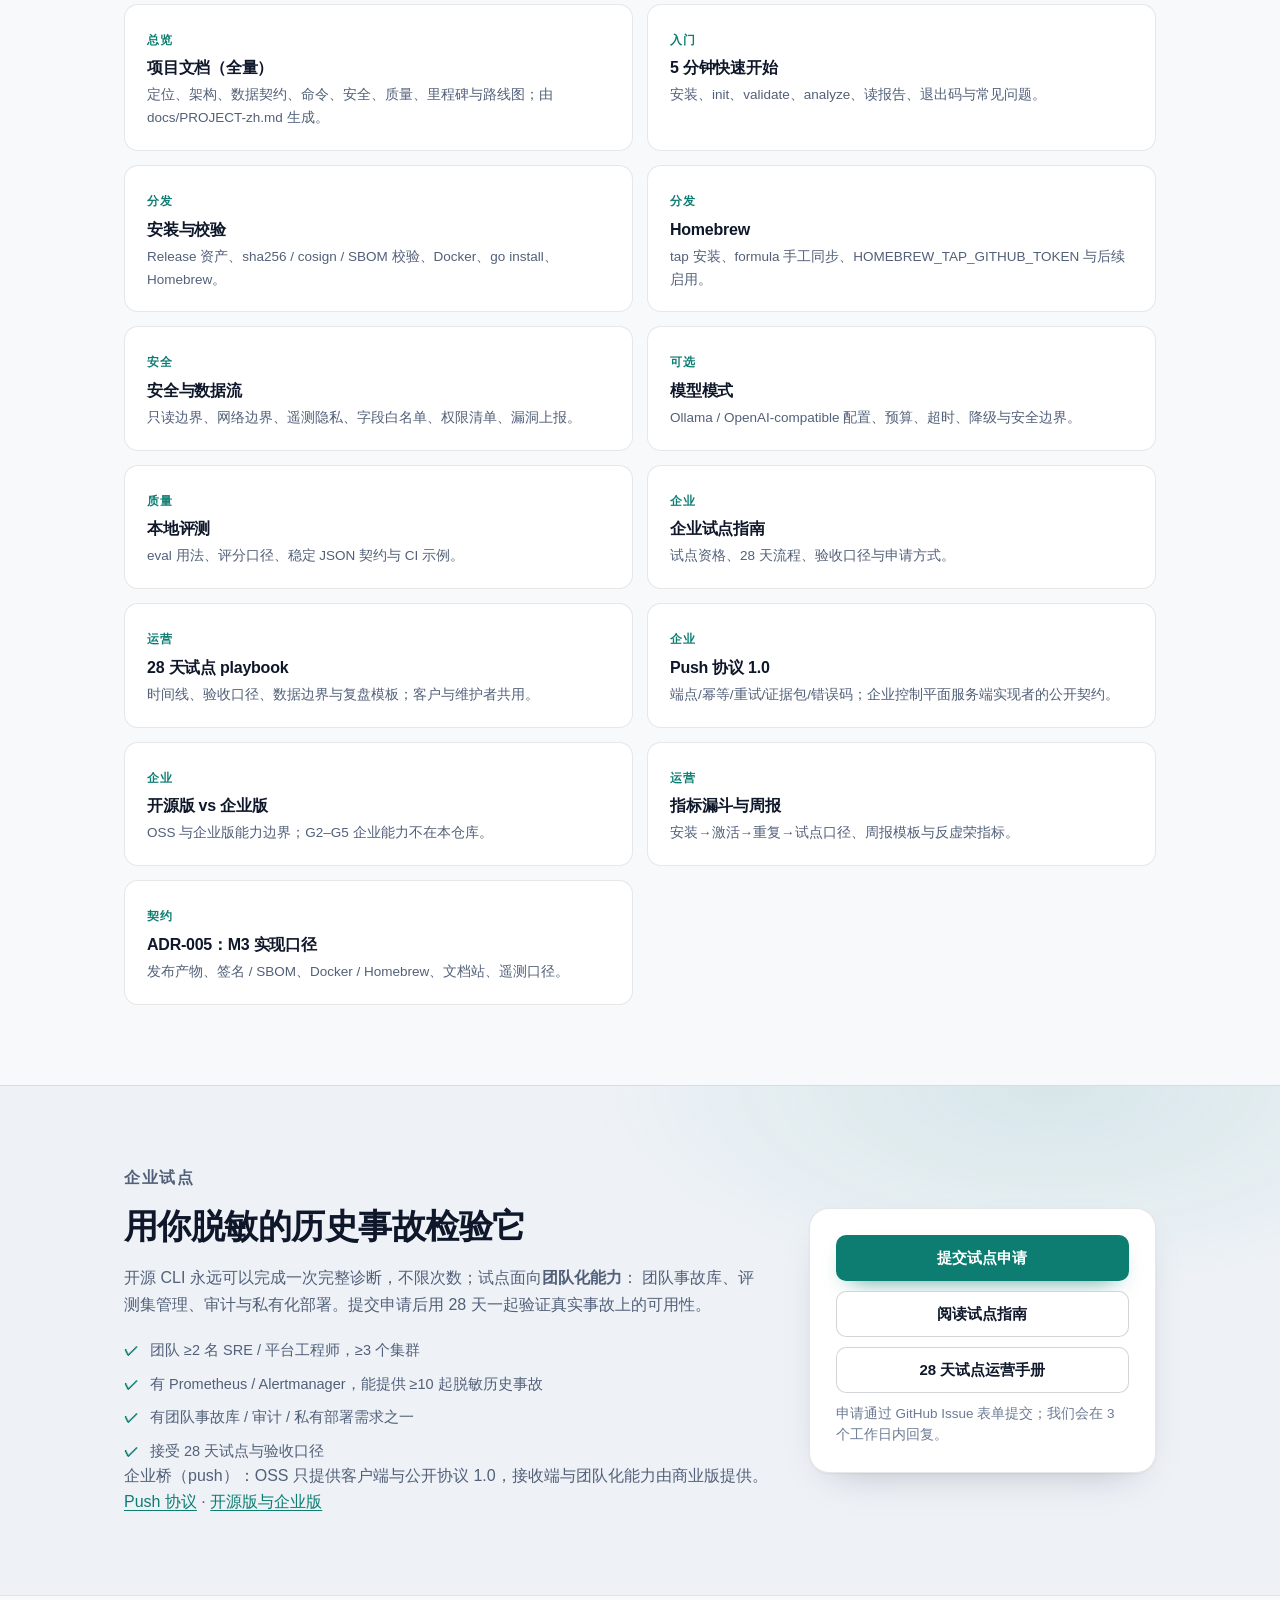
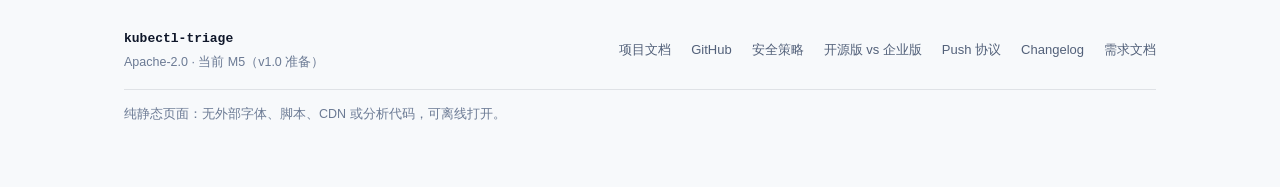
<file: site/index-zh.html>
<!DOCTYPE html>
<!--
  kubectl-triage documentation site.
  Static by design: the only subresource is ./styles.css.
  No external CDN, fonts, scripts, images or analytics. Documents themselves live in
  the repository; absolute GitHub links below are documentation hyperlinks, not resources.
-->
<html lang="zh-CN">
<head>
  <meta charset="utf-8">
  <meta name="viewport" content="width=device-width, initial-scale=1">
  <title>kubectl-triage — 离线优先的 Kubernetes 事故诊断 CLI</title>
  <meta name="description" content="kubectl-triage 把一次历史故障变成可复现、可追溯、可评审的本地诊断报告：默认零网络、只读、不读取 Secret，支持可选模型与本地 eval。">
  <meta name="color-scheme" content="light dark">
  <link rel="stylesheet" href="styles.css">
</head>
<body>
  <a class="skip-link" href="#main">跳到主要内容</a>

  <header class="site-header">
    <div class="container header-inner">
      <a class="brand" href="#top" aria-label="kubectl-triage 首页">
        <svg class="brand-mark" viewBox="0 0 24 24" width="22" height="22" aria-hidden="true" focusable="false">
          <rect x="2" y="3.5" width="20" height="17" rx="3.5" fill="none" stroke="currentColor" stroke-width="1.6"></rect>
          <path d="M6.2 9.2l2.3 2.3-2.3 2.3" fill="none" stroke="currentColor" stroke-width="1.6" stroke-linecap="round" stroke-linejoin="round"></path>
          <path d="M11.4 14h5.2" fill="none" stroke="currentColor" stroke-width="1.6" stroke-linecap="round"></path>
        </svg>
        <span>kubectl-triage</span>
      </a>
      <nav class="site-nav" aria-label="主导航">
        <a href="#quickstart">快速开始</a>
        <a href="#install">安装</a>
        <a href="#security">安全</a>
        <a href="#eval">评测</a>
        <a href="#docs">文档</a>
        <a href="project-zh.html">项目文档</a>
        <a href="#pilot">试点</a>
        <a class="nav-github" href="https://github.com/paas-ops/kubectl-triage">GitHub</a>
        <span class="lang-switch" aria-label="语言切换">
          <a href="index.html" hreflang="en" lang="en">English</a>
          <span aria-hidden="true">|</span>
          <span aria-current="true">简体中文</span>
        </span>
      </nav>
    </div>
  </header>

  <main id="main">
    <!-- Hero -->
    <section id="top" class="hero">
      <div class="container hero-inner">
        <p class="eyebrow"><span class="dot" aria-hidden="true"></span> M5 · v1.0 准备 · Apache-2.0 · 离线优先</p>
        <h1>把一次历史故障，变成<br class="hero-break">可复现、可追溯、可评审的<em>本地</em>诊断报告。</h1>
        <p class="lead">
          <strong>kubectl-triage</strong> 是一个离线优先的 Kubernetes 事故诊断 CLI。
          给一份脱敏的事故证据包，一条命令得到带证据引用、反证与缺失说明的
          Markdown + JSON 报告——不接控制平面，不上传证据。
          企业桥只提供 <code>push</code> 客户端与公开协议 1.0：显式配置端点/令牌，
          默认只发报告与证据哈希。
        </p>
        <div class="hero-actions">
          <a class="btn btn-primary" href="#quickstart">5 分钟上手</a>
          <a class="btn btn-secondary" href="#install">查看安装矩阵</a>
          <a class="btn btn-ghost" href="https://github.com/paas-ops/kubectl-triage">源码仓库 <span aria-hidden="true">↗</span></a>
        </div>
        <ul class="hero-facts" aria-label="核心特性">
          <li><strong>默认零网络</strong><span>不传 --model 就不发任何请求</span></li>
          <li><strong>只读</strong><span>不调集群写接口，不 exec，不读 Secret</span></li>
          <li><strong>12 个 golden</strong><span>确定性规则回归，输出可快照</span></li>
          <li><strong>单二进制</strong><span>macOS / Linux / Windows · amd64 + arm64</span></li>
        </ul>
      </div>
    </section>

    <!-- Quickstart -->
    <section id="quickstart" class="section">
      <div class="container">
        <header class="section-head">
          <p class="kicker">5 分钟快速开始</p>
          <h2>从零到一份可评审的报告</h2>
          <p class="section-lead">安装、生成示例事故包、校验、分析、读报告。全程本地，不需要集群账号。</p>
        </header>

        <ol class="steps">
          <li class="step">
            <span class="step-num" aria-hidden="true">1</span>
            <div class="step-body">
              <h3>安装 CLI</h3>
              <pre><code>go install github.com/paas-ops/kubectl-triage/cmd/kubectl-triage@latest
kubectl-triage version</code></pre>
              <p class="step-note">需要 Go 1.24+。预编译二进制、Docker、Homebrew 见<a href="#install">安装矩阵</a>。</p>
            </div>
          </li>
          <li class="step">
            <span class="step-num" aria-hidden="true">2</span>
            <div class="step-body">
              <h3>生成示例事故包</h3>
              <pre><code>kubectl-triage init /tmp/triage-demo</code></pre>
              <p class="step-note">生成 <code>incident.yaml</code>、<code>k8s/events.json</code>、<code>logs/app.log</code>、<code>metrics/memory.json</code>。</p>
            </div>
          </li>
          <li class="step">
            <span class="step-num" aria-hidden="true">3</span>
            <div class="step-body">
              <h3>校验事故包</h3>
              <pre><code>kubectl-triage validate /tmp/triage-demo</code></pre>
              <p class="step-note">JSON Schema、RFC3339 时间戳与敏感内容扫描；命中凭据类内容默认退出码 4。</p>
            </div>
          </li>
          <li class="step">
            <span class="step-num" aria-hidden="true">4</span>
            <div class="step-body">
              <h3>本地诊断</h3>
              <pre><code>kubectl-triage analyze /tmp/triage-demo</code></pre>
              <p class="step-note">默认离线规则，30 秒内出结果；报告写入包内 <code>report.md</code> / <code>report.json</code>。</p>
            </div>
          </li>
          <li class="step">
            <span class="step-num" aria-hidden="true">5</span>
            <div class="step-body">
              <h3>读报告</h3>
              <p class="step-note"><code>report.md</code>：摘要 → 证据时间线 → 候选根因（含反证与置信）→ 缺失证据 → 只读修复建议。<code>report.json</code> 接入工单 / 知识库。</p>
            </div>
          </li>
        </ol>

        <div class="callout-grid">
          <div class="callout">
            <h3>也可以作为 kubectl 插件</h3>
            <pre><code>kubectl triage analyze /tmp/triage-demo</code></pre>
            <p>二进制名为 <code>kubectl-triage</code>（Windows 为 <code>kubectl-triage.exe</code>）且在 <code>PATH</code> 中时，kubectl 会自动发现它。</p>
          </div>
          <div class="callout">
            <h3>稳定退出码（CI 可用）</h3>
            <table class="mini-table">
              <caption class="visually-hidden">analyze 退出码</caption>
              <tbody>
                <tr><th scope="row">0</th><td>成功，报告已生成</td></tr>
                <tr><th scope="row">1</th><td>输入 / 配置错误</td></tr>
                <tr><th scope="row">2</th><td><code>--fail-on-missing</code> 触发</td></tr>
                <tr><th scope="row">3</th><td>模型失败，已降级离线（报告 <code>degraded: true</code>）</td></tr>
                <tr><th scope="row">4</th><td>安全校验失败（疑似 Secret / 越权数据）</td></tr>
              </tbody>
            </table>
          </div>
        </div>
      </div>
    </section>

    <!-- Install -->
    <section id="install" class="section section-alt">
      <div class="container">
        <header class="section-head">
          <p class="kicker">安装矩阵</p>
          <h2>选一条最短的安装路径</h2>
          <p class="section-lead">所有归档（含 Windows zip）都提供 sha256 校验、cosign keyless 签名与 CycloneDX SBOM。</p>
        </header>

        <div class="table-wrap">
          <table class="matrix">
            <caption class="visually-hidden">kubectl-triage 安装方式</caption>
            <thead>
              <tr>
                <th scope="col">方式</th>
                <th scope="col">命令 / 产物</th>
                <th scope="col">状态</th>
              </tr>
            </thead>
            <tbody>
              <tr>
                <th scope="row">源码（Go 1.24+）</th>
                <td><code>go install github.com/paas-ops/kubectl-triage/cmd/kubectl-triage@latest</code></td>
                <td><span class="tag tag-ok">现在可用</span></td>
              </tr>
              <tr>
                <th scope="row">Release 二进制</th>
                <td><code>kubectl-triage_&lt;version&gt;_&lt;os&gt;_&lt;arch&gt;.tar.gz</code> · darwin/linux × amd64/arm64</td>
                <td><span class="tag tag-ok">v0.3.0 起</span></td>
              </tr>
              <tr>
                <th scope="row">Windows（amd64）</th>
                <td><code>kubectl-triage_&lt;version&gt;_windows_amd64.zip</code> · 解压后 <code>kubectl-triage.exe</code>，可放入 PATH 作 kubectl 插件</td>
                <td><span class="tag tag-ok">v0.5.0 起</span></td>
              </tr>
              <tr>
                <th scope="row">Docker / GHCR</th>
                <td><code>docker run --rm ghcr.io/paas-ops/kubectl-triage:v0.3.0 version</code></td>
                <td><span class="tag tag-ok">v0.3.0 起</span></td>
              </tr>
              <tr>
                <th scope="row">Homebrew</th>
                <td><code>brew tap paas-ops/homebrew-tap &amp;&amp; brew install kubectl-triage</code></td>
                <td><span class="tag tag-ok">v0.3.0 起</span></td>
              </tr>
            </tbody>
          </table>
        </div>

        <div class="note-row">
          <p><strong>校验供应链：</strong>下载 <code>checksums.txt</code> 后先做 sha256 校验，再用
          <code>cosign verify-blob</code> 验证 keyless 签名；每个归档（含 Windows zip）都提供同名
          CycloneDX SBOM（<code>*.cdx.json</code>）。</p>
          <p><strong>Homebrew tap 已建立：</strong><code>brew tap paas-ops/homebrew-tap</code> 后安装；
          formula 随新版本自动同步，同时作为 Release 资产发布（<code>kubectl-triage.rb</code>），详细步骤见文档。</p>
        </div>

        <div class="link-row">
          <a class="text-link" href="https://github.com/paas-ops/kubectl-triage/blob/main/docs/install.md">安装与校验步骤（docs/install.md）<span aria-hidden="true">→</span></a>
          <a class="text-link" href="https://github.com/paas-ops/kubectl-triage/blob/main/docs/homebrew.md">Homebrew 安装与更新（docs/homebrew.md）<span aria-hidden="true">→</span></a>
        </div>
      </div>
    </section>

    <!-- Security -->
    <section id="security" class="section">
      <div class="container">
        <header class="section-head">
          <p class="kicker">离线与安全</p>
          <h2>默认不联网，只读，模型与 push opt-in</h2>
          <p class="section-lead">安全 / 合规评审可以把这份边界当作验收清单；数据流与权限清单见文档。</p>
        </header>

        <div class="cards cards-4">
          <article class="card">
            <h3>默认零网络</h3>
            <p>不传 <code>--model</code> 时不发起任何网络请求；<code>--offline</code> 是硬保证，与模型模式互斥。</p>
          </article>
          <article class="card">
            <h3>只读</h3>
            <p>不调用 Kubernetes 写接口，不 <code>exec / apply / delete</code>，不读取 Secret；只消费本地事故包，报告只写本地。</p>
          </article>
          <article class="card">
            <h3>模型 / push opt-in</h3>
            <p>模型与 enterprise push 都需显式启用：模型只访问 <code>--model-url</code>；push 只访问 <code>--endpoint</code>，默认只发报告与证据哈希。两者都禁用重定向。</p>
          </article>
          <article class="card">
            <h3>遥测默认关闭</h3>
            <p>不发送任何数据。启用后只上报白名单字段（版本 / OS / 架构 / 故障类目 / 耗时等），绝不采集事故内容。</p>
          </article>
        </div>

        <figure class="flow" aria-labelledby="flow-caption">
          <figcaption id="flow-caption">数据流（默认路径）</figcaption>
          <pre><code>本地事故包（已脱敏）
      │  validate：schema / 时间戳 / 敏感内容扫描
      ▼
  analyze：确定性离线规则
      │
      ├──► report.md  ── 人读：证据时间线、候选根因、反证、缺失项
      └──► report.json ─ 机器读：schema 稳定契约

可选路径   --model <provider>：只访问 --model-url 配置的端点
遥测路径   默认关闭；启用后仅白名单字段 → KUBECTL_TRIAGE_TELEMETRY_URL（未配置即丢弃）
企业推送   可选 push：显式 --endpoint + KUBECTL_TRIAGE_ENTERPRISE_TOKEN；默认只发报告与
           证据哈希，--include-evidence 才发脱敏证据包（协议 1.0）</code></pre>
          <p class="flow-note">完整威胁模型、权限清单与遥测字段白名单：<a href="https://github.com/paas-ops/kubectl-triage/blob/main/docs/security.md">docs/security.md</a>。</p>
        </figure>
      </div>
    </section>

    <!-- Eval -->
    <section id="eval" class="section section-alt">
      <div class="container">
        <header class="section-head">
          <p class="kicker">本地 eval</p>
          <h2>把诊断质量变成可回归的数字</h2>
          <p class="section-lead">对 golden 事故包做确定性评测；模型模式可对比不同 provider / 模型。</p>
        </header>

        <div class="eval-layout">
          <div class="eval-code">
            <pre><code># 复现仓库内 12 个 golden（固定时钟保证确定性）
kubectl-triage eval testdata/golden --now 2026-10-30T14:00:00Z

# 机器可读结果（稳定 JSON 契约，CI 用）
kubectl-triage eval testdata/golden --now 2026-10-30T14:00:00Z --json

# 对同一组用例评测模型模式
kubectl-triage eval testdata/golden --now 2026-10-30T14:00:00Z \
  --model ollama --model-name llama3.1</code></pre>
          </div>
          <div class="eval-side">
            <h3>评分项</h3>
            <ul class="chips" aria-label="评分项">
              <li>Top1</li>
              <li>Top3</li>
              <li>缺失处理</li>
              <li>注入安全</li>
              <li>降级计数</li>
              <li>错误计数</li>
            </ul>
            <h3>退出码</h3>
            <p class="eval-exits"><code>0</code> 全通过 · <code>1</code> 输入/配置错误 · <code>2</code> 存在不通过用例</p>
            <p class="muted">离线规则 12/12 是确定性回归，不是统计准确率；正式 100 例盲测作为企业版 / 发布门槛另行管理。</p>
            <a class="text-link" href="https://github.com/paas-ops/kubectl-triage/blob/main/docs/eval.md">eval 用法与 JSON 契约（docs/eval.md）<span aria-hidden="true">→</span></a>
          </div>
        </div>
      </div>
    </section>

    <!-- Docs -->
    <section id="docs" class="section">
      <div class="container">
        <header class="section-head">
          <p class="kicker">文档</p>
          <h2>仓库内 Markdown 是事实源</h2>
          <p class="section-lead">站点只做入口与摘要；安装口径、参数、安全边界以仓库文档为准。</p>
        </header>

        <div class="docs-grid">
          <a class="doc-card" href="project-zh.html">
            <span class="doc-tag">总览</span>
            <h3>项目文档（全量）</h3>
            <p>定位、架构、数据契约、命令、安全、质量、里程碑与路线图；由 docs/PROJECT-zh.md 生成。</p>
          </a>
          <a class="doc-card" href="https://github.com/paas-ops/kubectl-triage/blob/main/docs/quickstart.md">
            <span class="doc-tag">入门</span>
            <h3>5 分钟快速开始</h3>
            <p>安装、init、validate、analyze、读报告、退出码与常见问题。</p>
          </a>
          <a class="doc-card" href="https://github.com/paas-ops/kubectl-triage/blob/main/docs/install.md">
            <span class="doc-tag">分发</span>
            <h3>安装与校验</h3>
            <p>Release 资产、sha256 / cosign / SBOM 校验、Docker、go install、Homebrew。</p>
          </a>
          <a class="doc-card" href="https://github.com/paas-ops/kubectl-triage/blob/main/docs/homebrew.md">
            <span class="doc-tag">分发</span>
            <h3>Homebrew</h3>
            <p>tap 安装、formula 手工同步、HOMEBREW_TAP_GITHUB_TOKEN 与后续启用。</p>
          </a>
          <a class="doc-card" href="https://github.com/paas-ops/kubectl-triage/blob/main/docs/security.md">
            <span class="doc-tag">安全</span>
            <h3>安全与数据流</h3>
            <p>只读边界、网络边界、遥测隐私、字段白名单、权限清单、漏洞上报。</p>
          </a>
          <a class="doc-card" href="https://github.com/paas-ops/kubectl-triage/blob/main/docs/model.md">
            <span class="doc-tag">可选</span>
            <h3>模型模式</h3>
            <p>Ollama / OpenAI-compatible 配置、预算、超时、降级与安全边界。</p>
          </a>
          <a class="doc-card" href="https://github.com/paas-ops/kubectl-triage/blob/main/docs/eval.md">
            <span class="doc-tag">质量</span>
            <h3>本地评测</h3>
            <p>eval 用法、评分口径、稳定 JSON 契约与 CI 示例。</p>
          </a>
          <a class="doc-card" href="https://github.com/paas-ops/kubectl-triage/blob/main/docs/pilot.md">
            <span class="doc-tag">企业</span>
            <h3>企业试点指南</h3>
            <p>试点资格、28 天流程、验收口径与申请方式。</p>
          </a>
          <a class="doc-card" href="https://github.com/paas-ops/kubectl-triage/blob/main/docs/pilot-playbook.md">
            <span class="doc-tag">运营</span>
            <h3>28 天试点 playbook</h3>
            <p>时间线、验收口径、数据边界与复盘模板；客户与维护者共用。</p>
          </a>
          <a class="doc-card" href="https://github.com/paas-ops/kubectl-triage/blob/main/docs/push-protocol.md">
            <span class="doc-tag">企业</span>
            <h3>Push 协议 1.0</h3>
            <p>端点/幂等/重试/证据包/错误码；企业控制平面服务端实现者的公开契约。</p>
          </a>
          <a class="doc-card" href="https://github.com/paas-ops/kubectl-triage/blob/main/docs/enterprise.md">
            <span class="doc-tag">企业</span>
            <h3>开源版 vs 企业版</h3>
            <p>OSS 与企业版能力边界；G2–G5 企业能力不在本仓库。</p>
          </a>
          <a class="doc-card" href="https://github.com/paas-ops/kubectl-triage/blob/main/docs/metrics.md">
            <span class="doc-tag">运营</span>
            <h3>指标漏斗与周报</h3>
            <p>安装→激活→重复→试点口径、周报模板与反虚荣指标。</p>
          </a>
          <a class="doc-card" href="https://github.com/paas-ops/kubectl-triage/blob/main/docs/adr/ADR-005-M3%E5%AE%9E%E7%8E%B0%E5%8F%A3%E5%BE%84.md">
            <span class="doc-tag">契约</span>
            <h3>ADR-005：M3 实现口径</h3>
            <p>发布产物、签名 / SBOM、Docker / Homebrew、文档站、遥测口径。</p>
          </a>
        </div>
      </div>
    </section>

    <!-- Pilot -->
    <section id="pilot" class="section section-pilot">
      <div class="container pilot-inner">
        <div class="pilot-copy">
          <p class="kicker">企业试点</p>
          <h2>用你脱敏的历史事故检验它</h2>
          <p>
            开源 CLI 永远可以完成一次完整诊断，不限次数；试点面向<strong>团队化能力</strong>：
            团队事故库、评测集管理、审计与私有化部署。提交申请后用 28 天一起验证真实事故上的可用性。
          </p>
          <ul class="checklist">
            <li>团队 ≥2 名 SRE / 平台工程师，≥3 个集群</li>
            <li>有 Prometheus / Alertmanager，能提供 ≥10 起脱敏历史事故</li>
            <li>有团队事故库 / 审计 / 私有部署需求之一</li>
            <li>接受 28 天试点与验收口径</li>
          </ul>
          <p class="muted">企业桥（push）：OSS 只提供客户端与公开协议 1.0，接收端与团队化能力由商业版提供。
          <a href="https://github.com/paas-ops/kubectl-triage/blob/main/docs/push-protocol.md">Push 协议</a> ·
          <a href="https://github.com/paas-ops/kubectl-triage/blob/main/docs/enterprise.md">开源版与企业版</a></p>
        </div>
        <div class="pilot-cta">
          <a class="btn btn-primary btn-block" href="https://github.com/paas-ops/kubectl-triage/issues/new?template=pilot-request.yml">提交试点申请</a>
          <a class="btn btn-secondary btn-block" href="https://github.com/paas-ops/kubectl-triage/blob/main/docs/pilot.md">阅读试点指南</a>
          <a class="btn btn-secondary btn-block" href="https://github.com/paas-ops/kubectl-triage/blob/main/docs/pilot-playbook.md">28 天试点运营手册</a>
          <p class="muted">申请通过 GitHub Issue 表单提交；我们会在 3 个工作日内回复。</p>
        </div>
      </div>
    </section>
  </main>

  <footer class="site-footer">
    <div class="container footer-inner">
      <div class="footer-brand">
        <strong>kubectl-triage</strong>
        <span>Apache-2.0 · 当前 M5（v1.0 准备）</span>
      </div>
      <nav class="footer-nav" aria-label="页脚导航">
        <a href="project-zh.html">项目文档</a>
        <a href="https://github.com/paas-ops/kubectl-triage">GitHub</a>
        <a href="https://github.com/paas-ops/kubectl-triage/blob/main/SECURITY.md">安全策略</a>
        <a href="https://github.com/paas-ops/kubectl-triage/blob/main/docs/enterprise.md">开源版 vs 企业版</a>
        <a href="https://github.com/paas-ops/kubectl-triage/blob/main/docs/push-protocol.md">Push 协议</a>
        <a href="https://github.com/paas-ops/kubectl-triage/blob/main/CHANGELOG.md">Changelog</a>
        <a href="https://github.com/paas-ops/kubectl-triage/blob/main/docs/%E9%9C%80%E6%B1%82%E6%96%87%E6%A1%A3.md">需求文档</a>
      </nav>
      <p class="footer-note">纯静态页面：无外部字体、脚本、CDN 或分析代码，可离线打开。</p>
    </div>
  </footer>
</body>
</html>
</file>
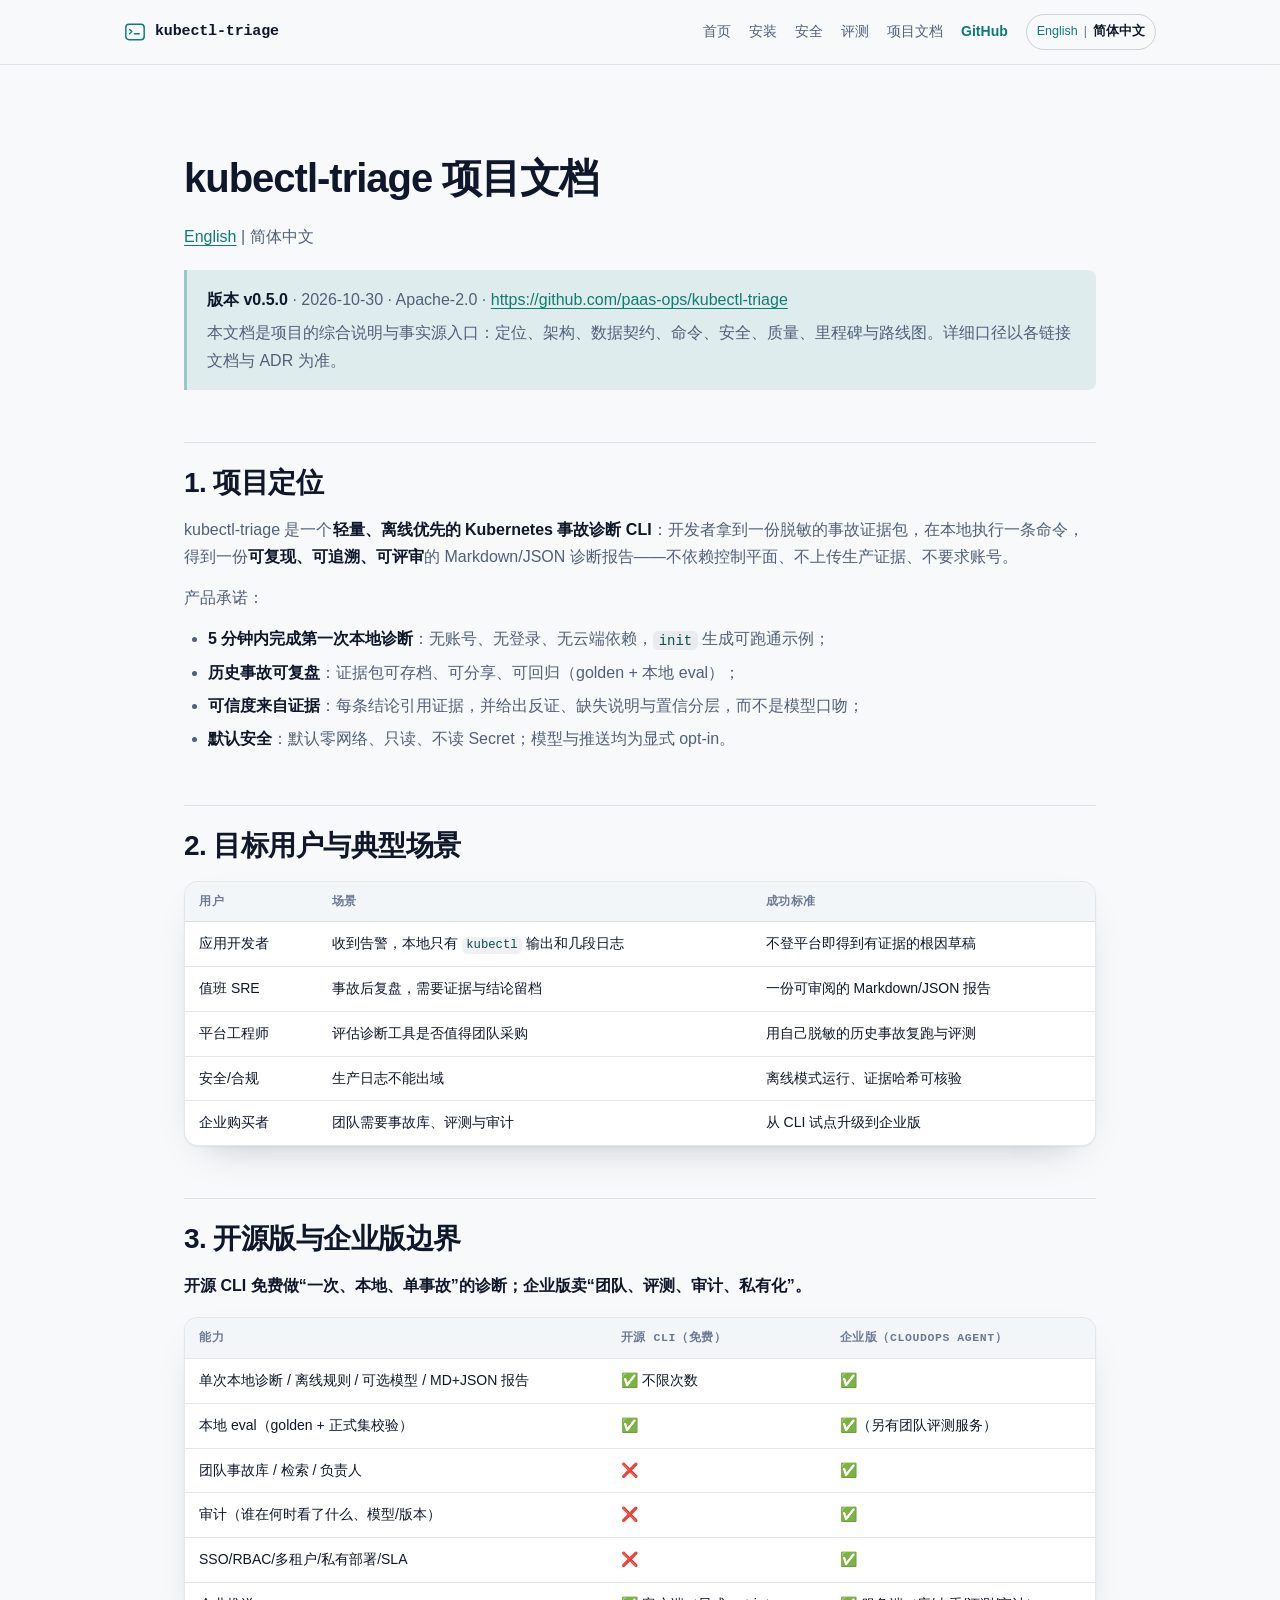
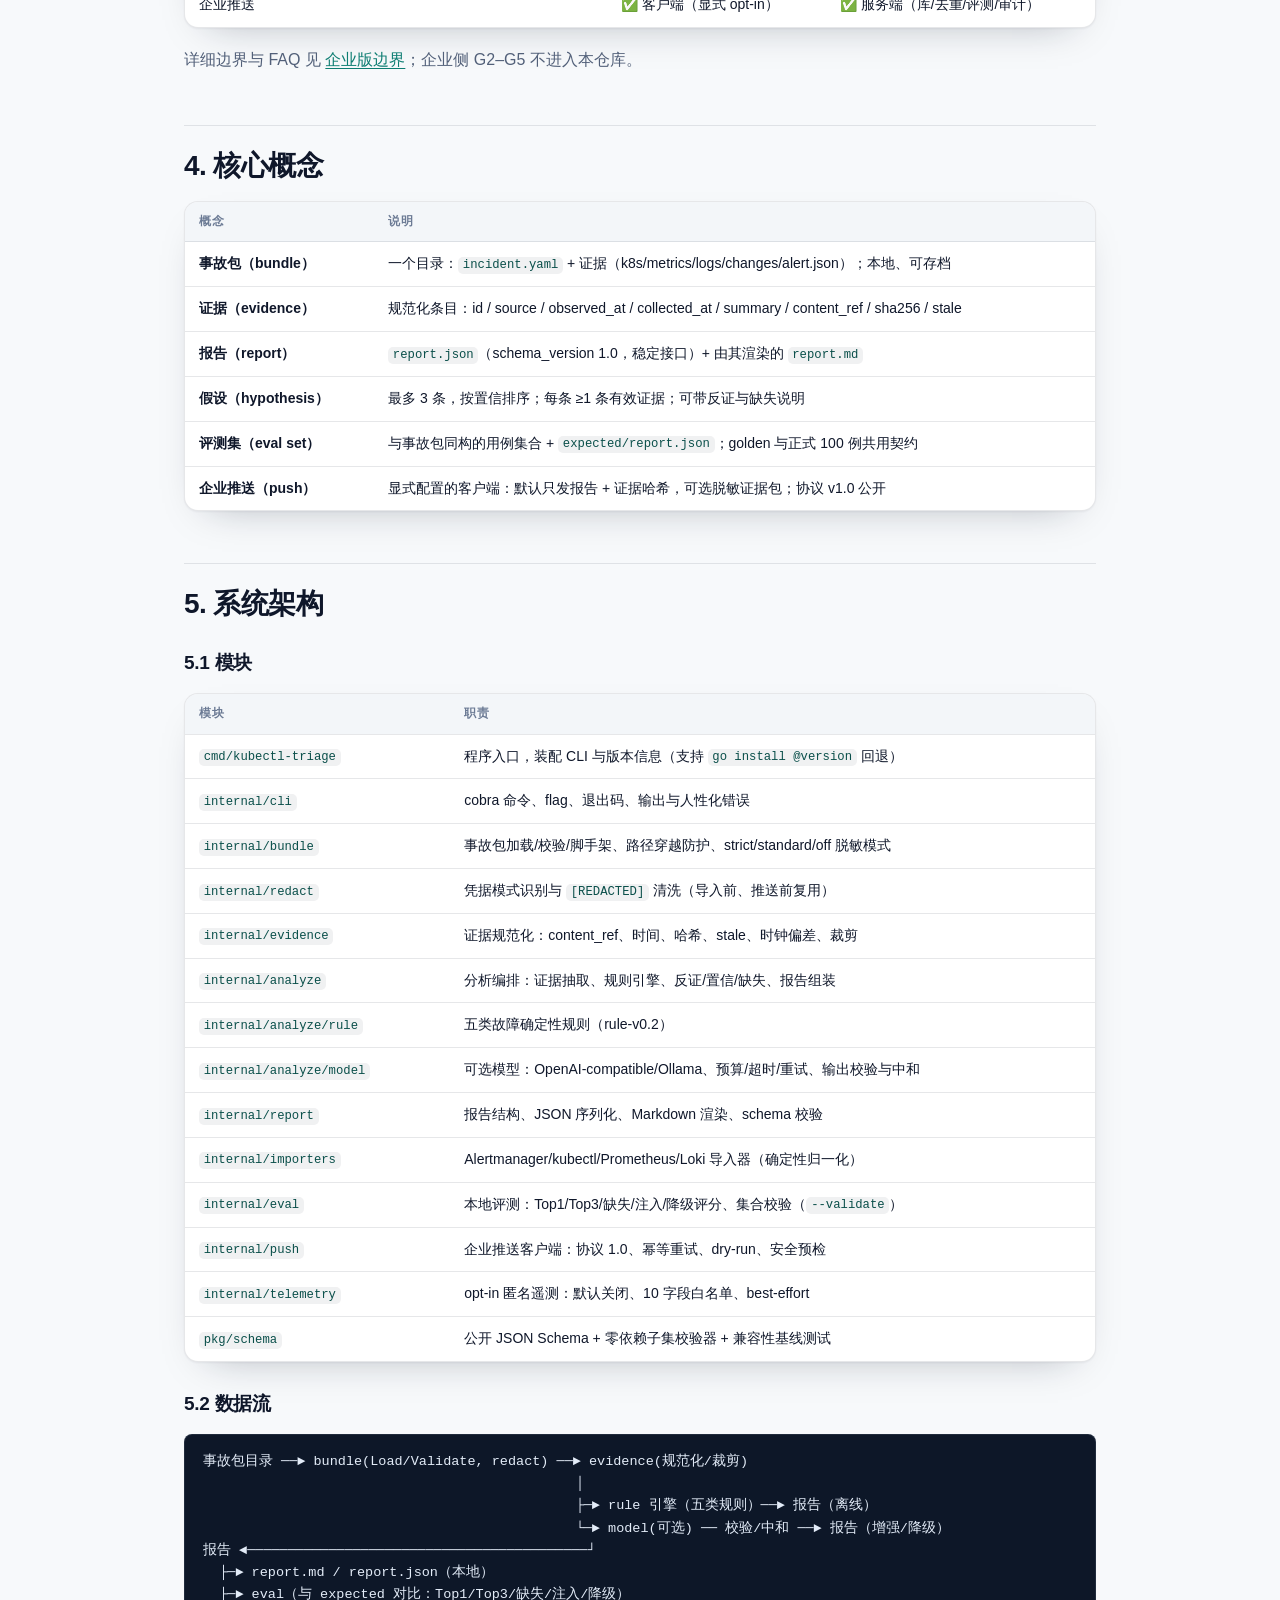
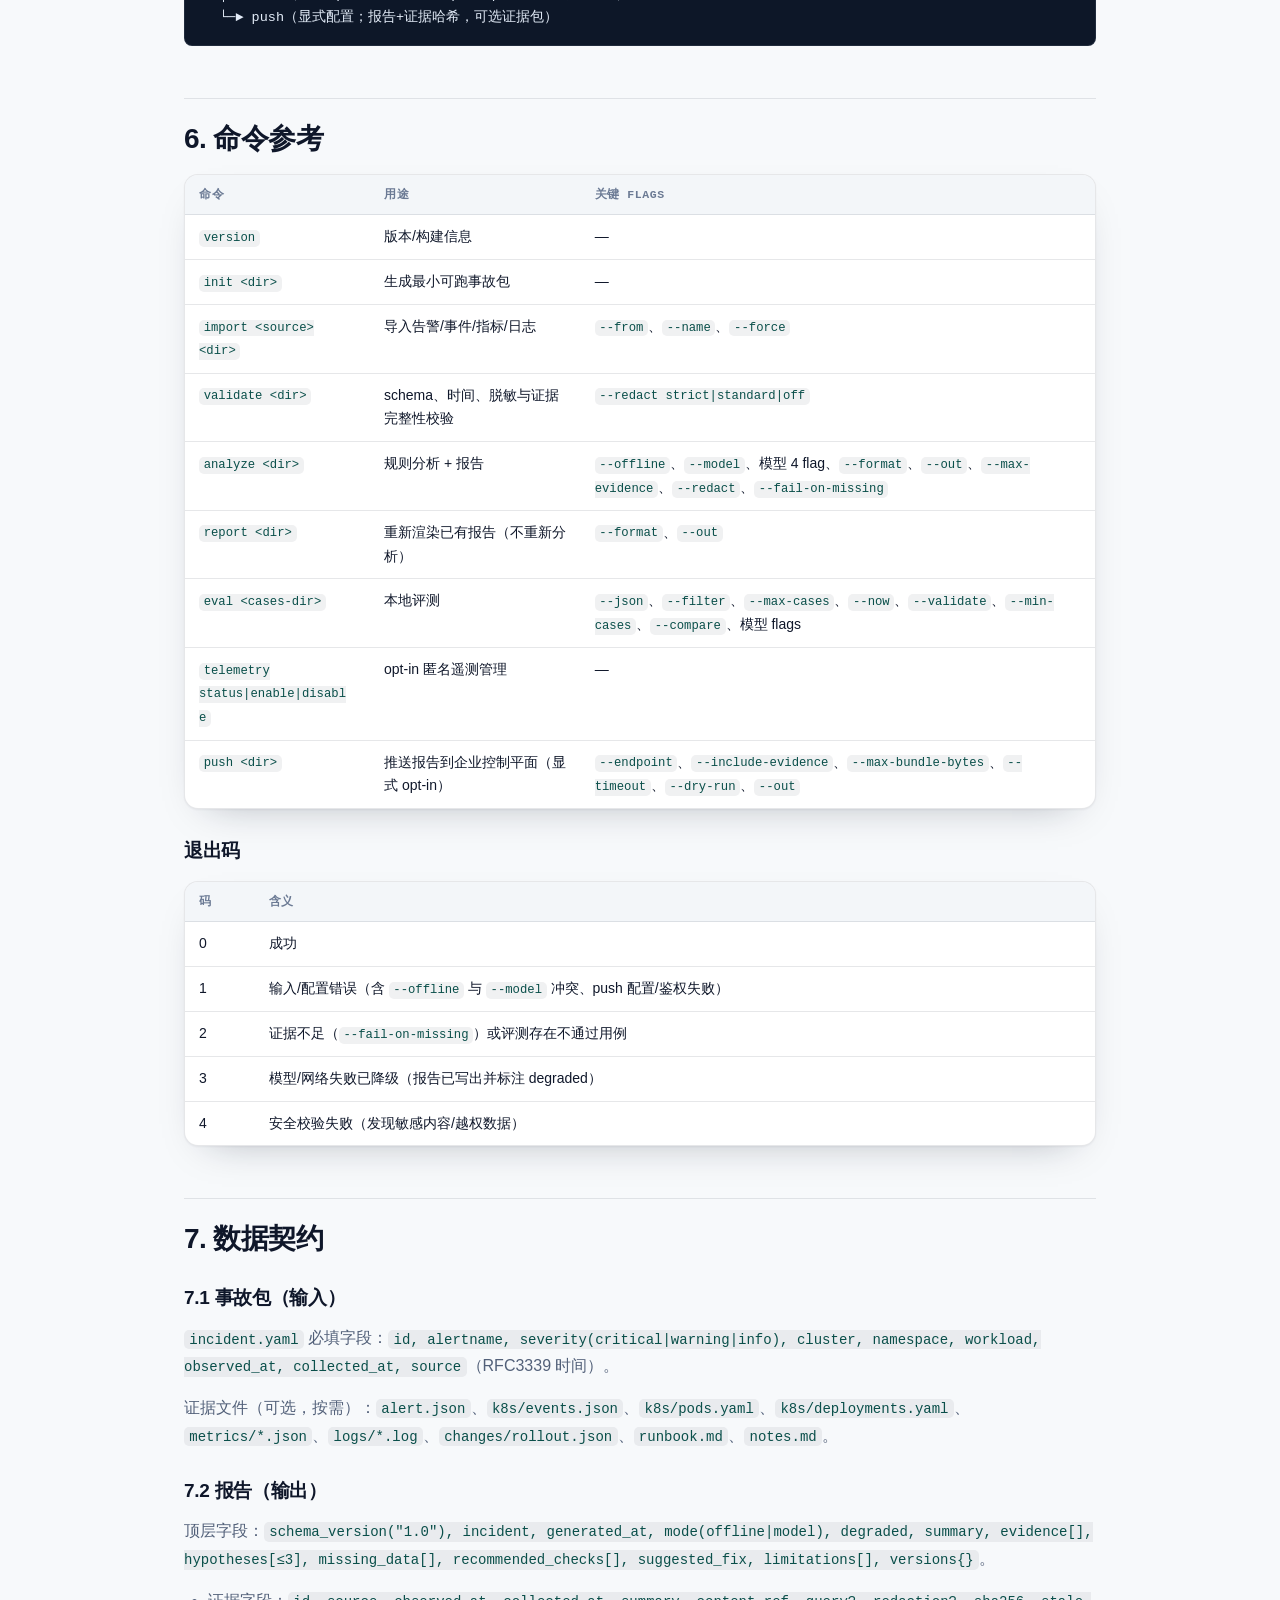
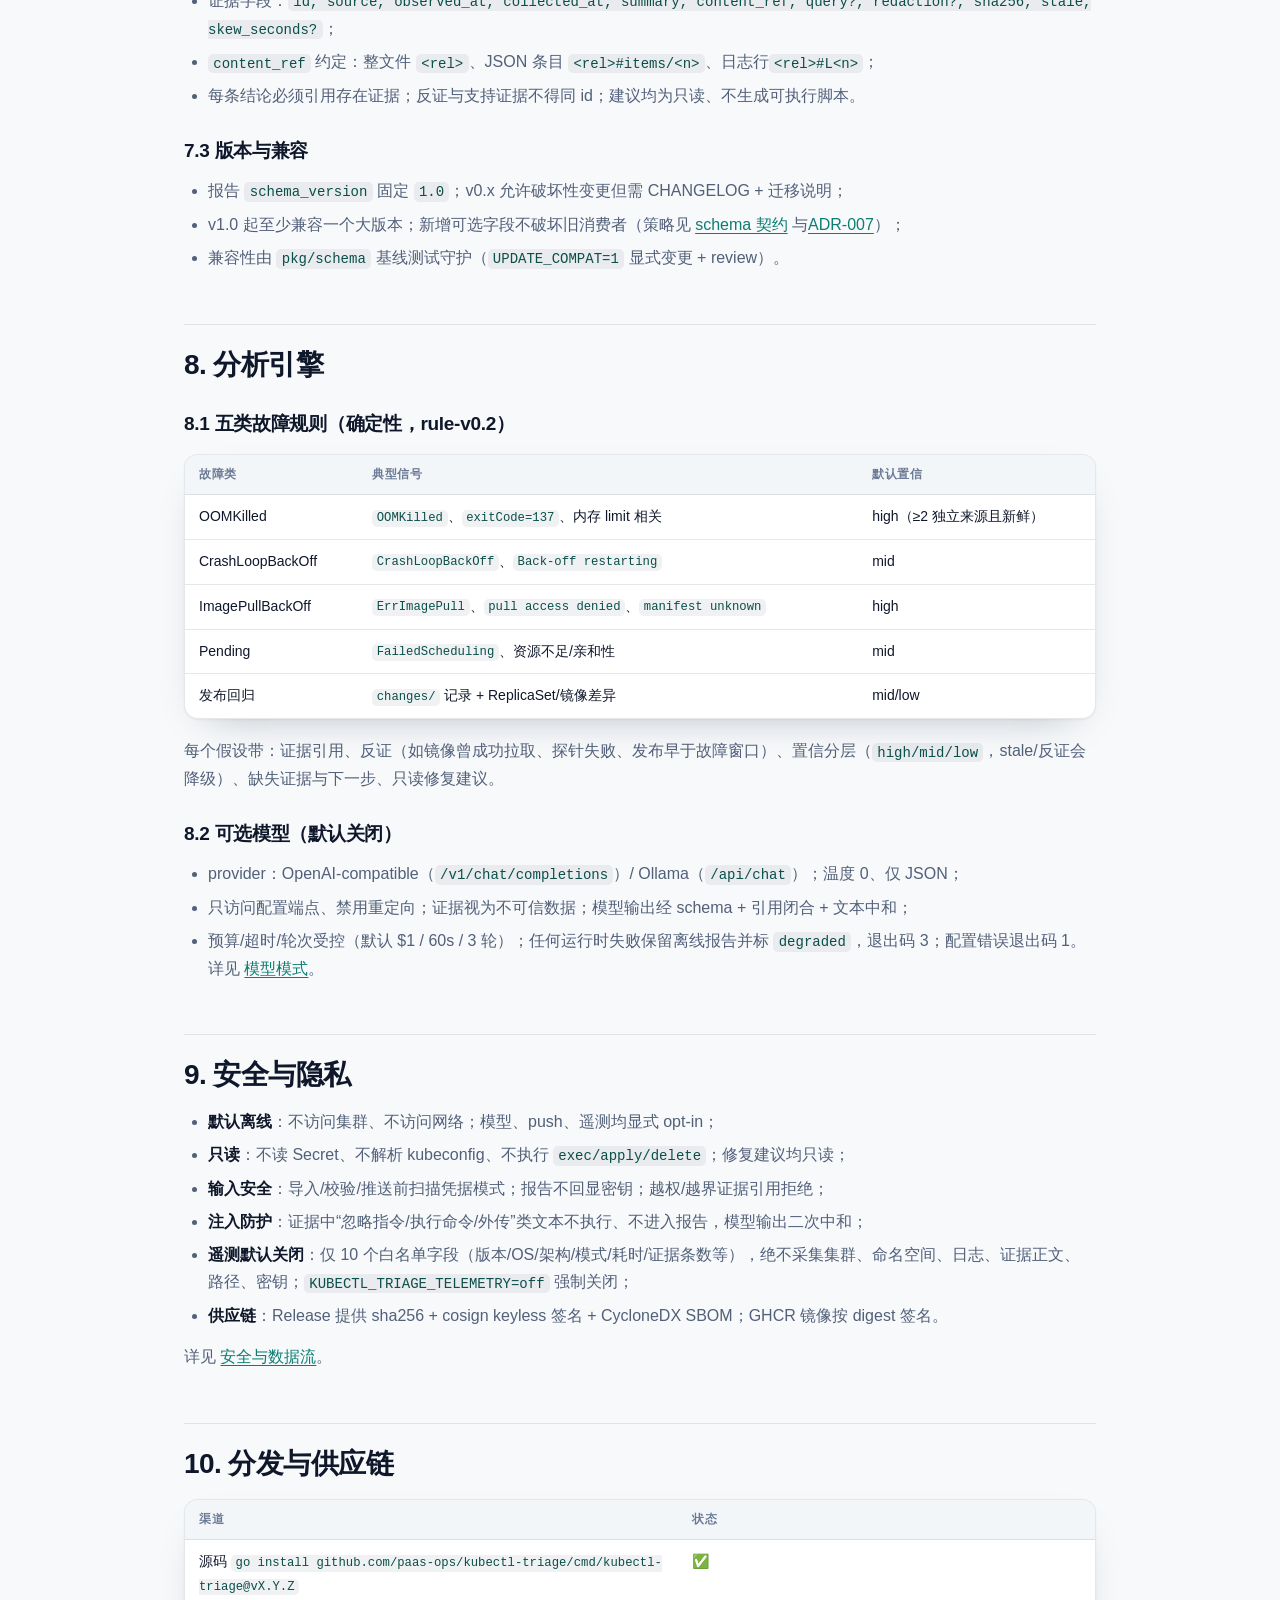
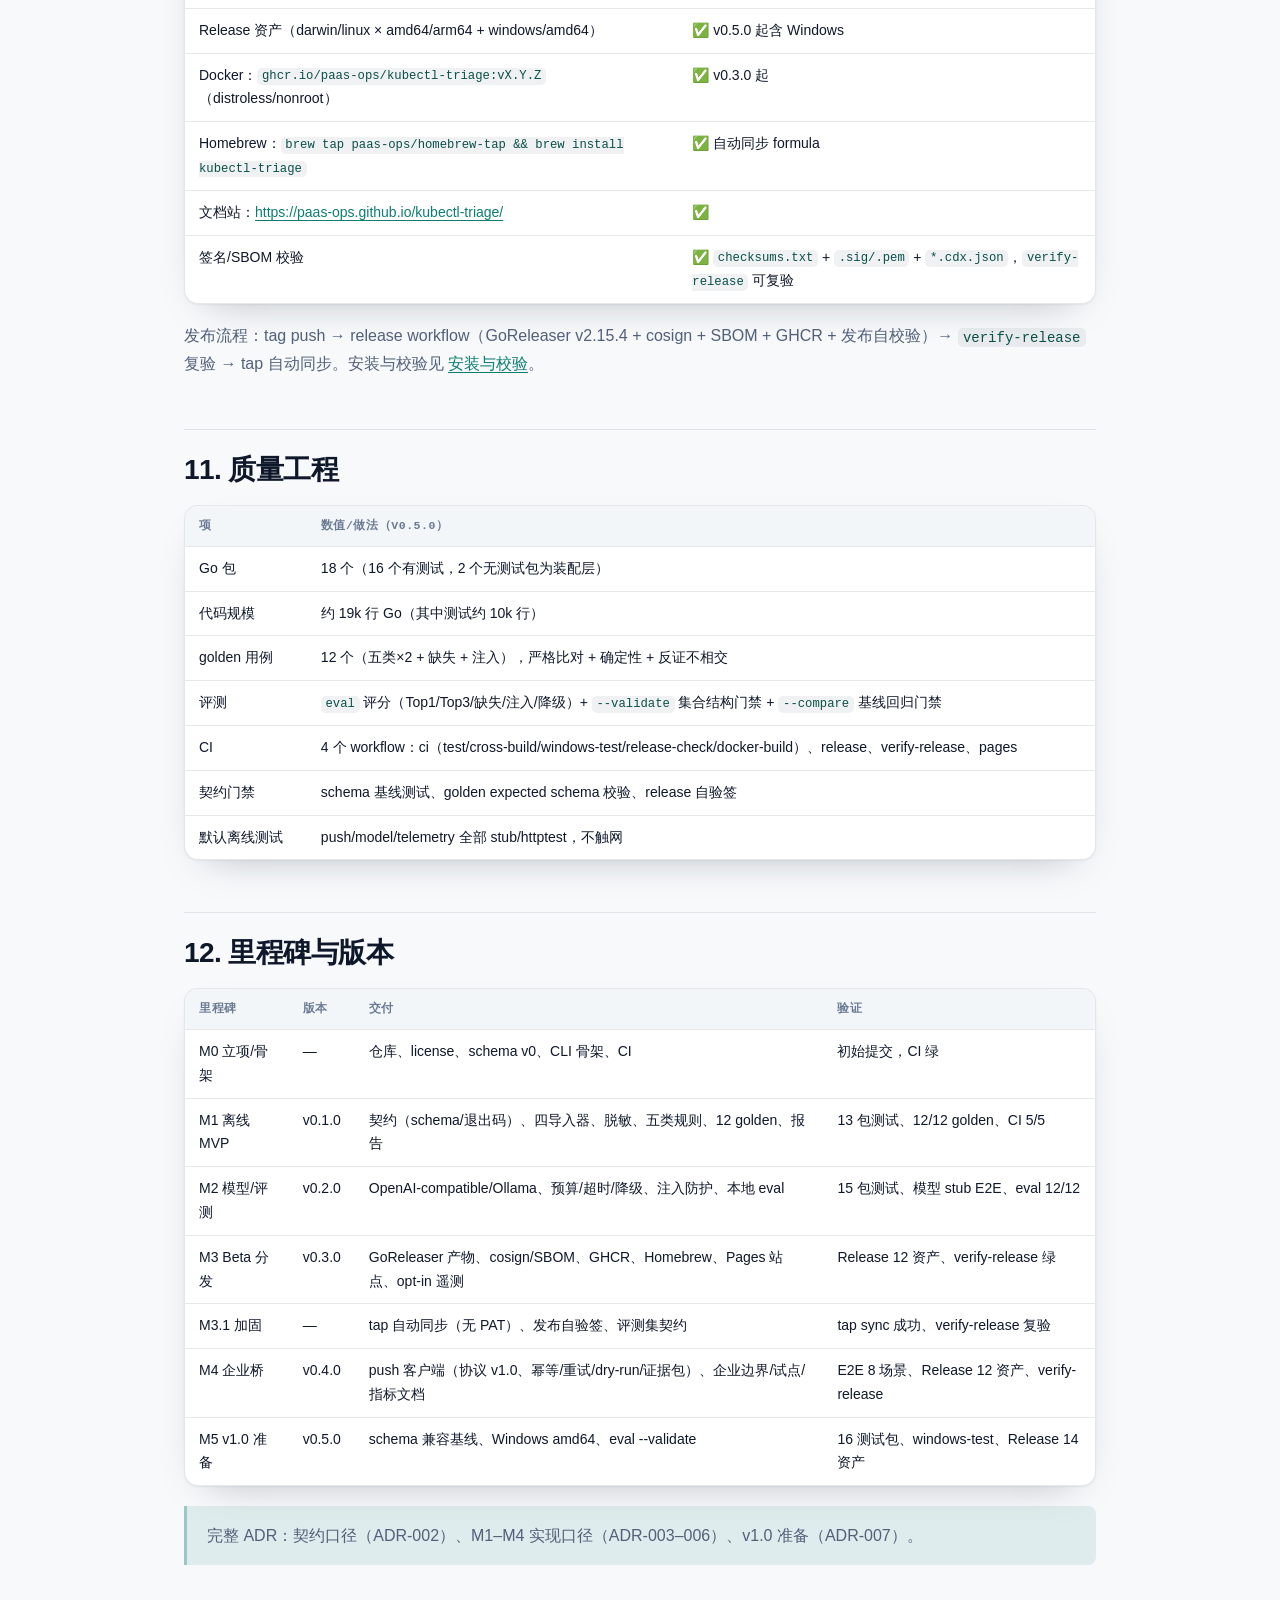
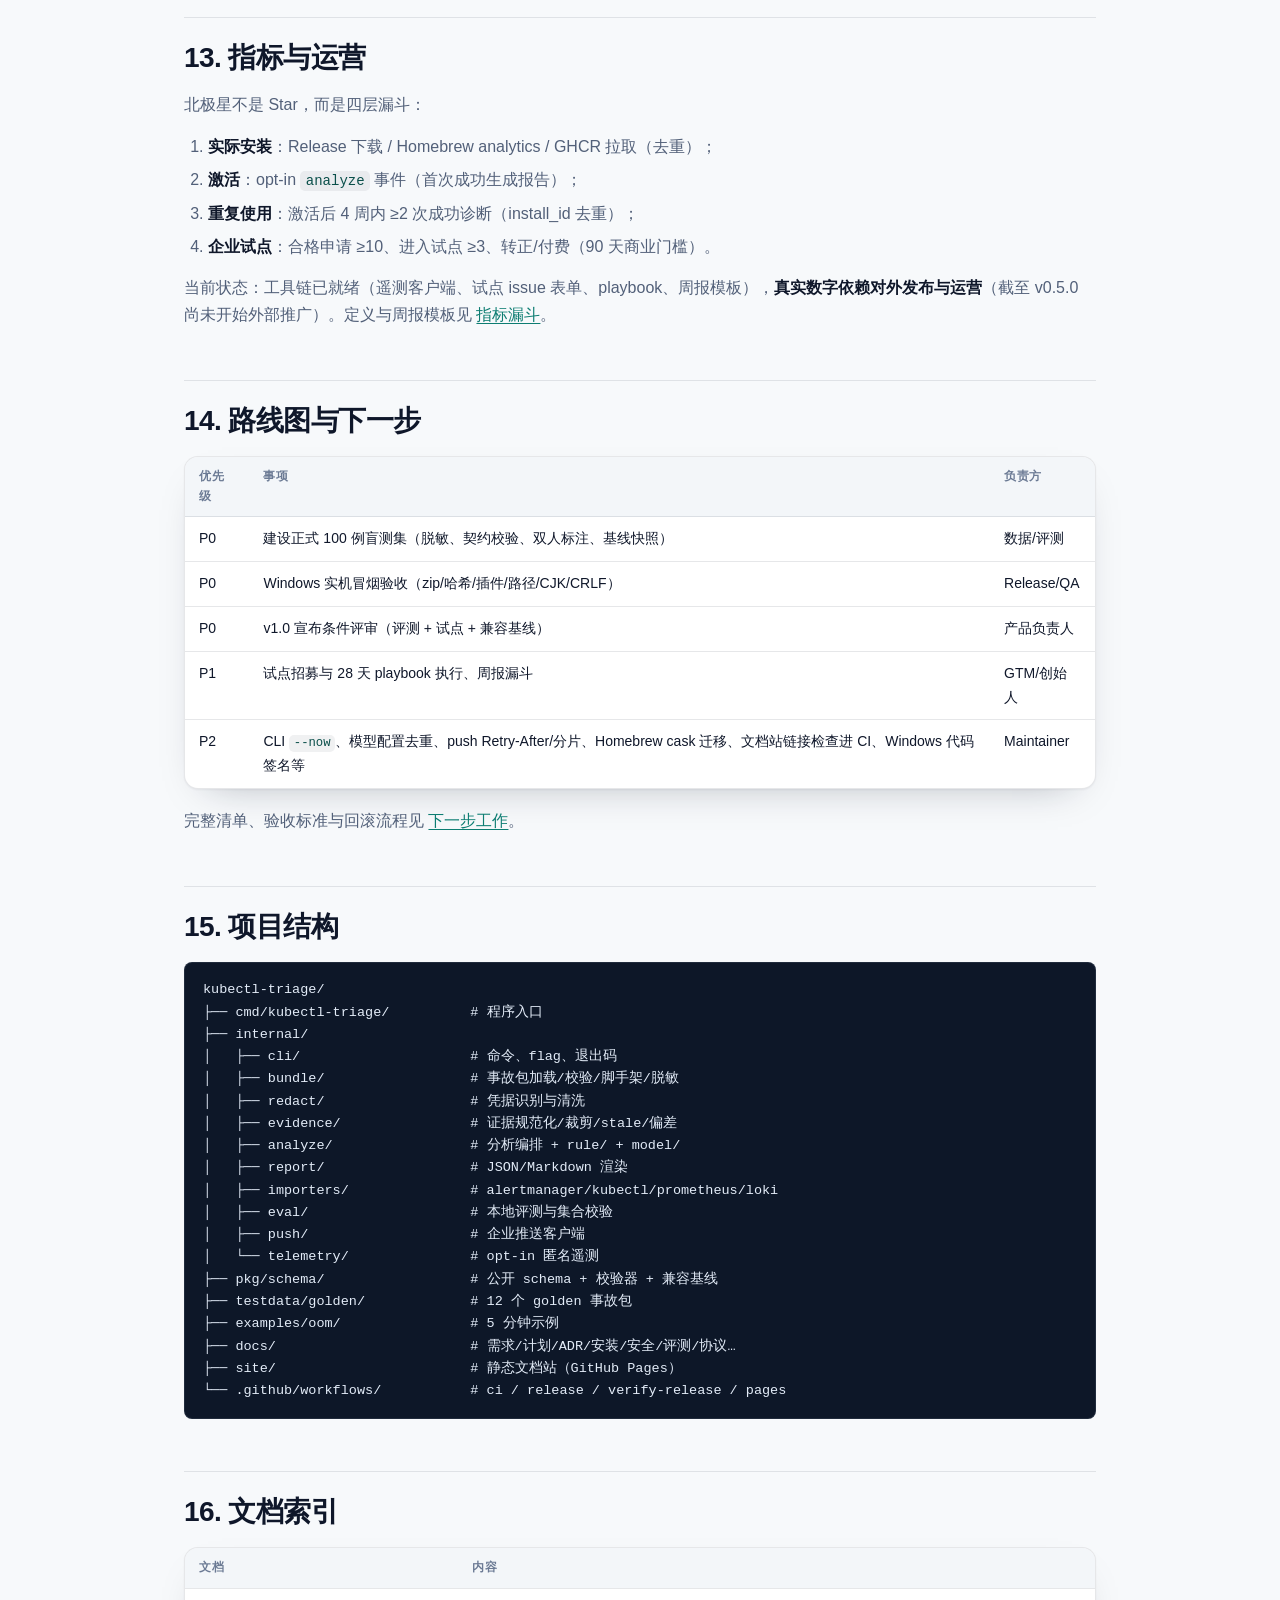
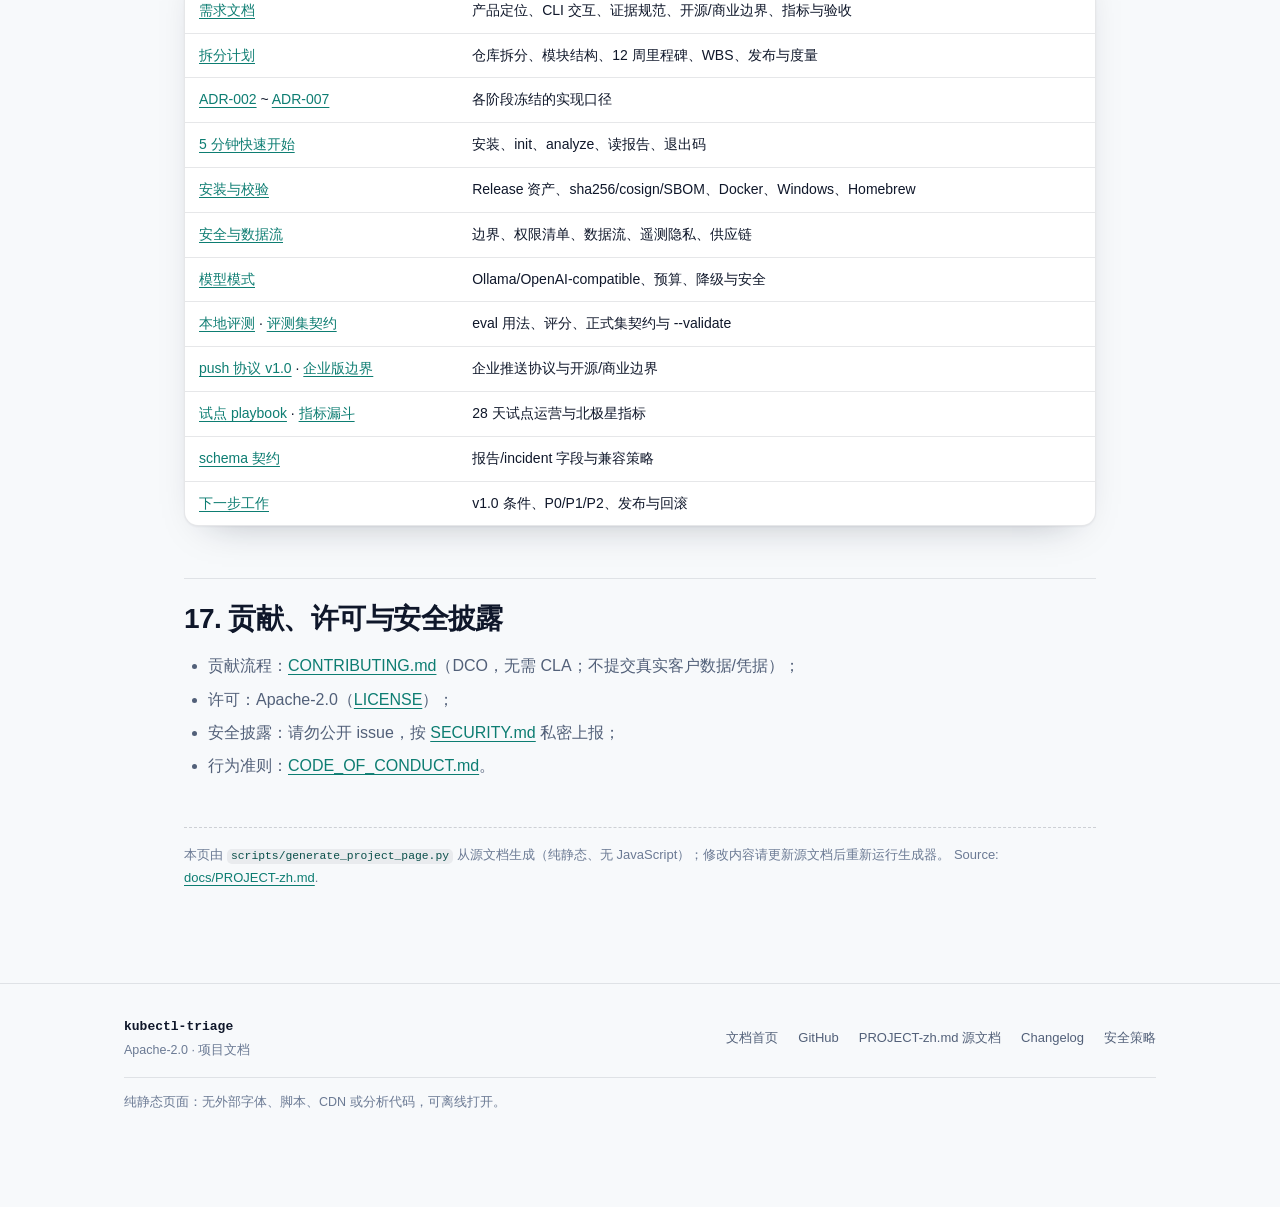
<file: site/project-zh.html>
<!DOCTYPE html>
<!--
  Generated file: do not edit by hand.
  Source: docs/PROJECT-zh.md
  Generator: scripts/generate_project_page.py
  Static by design: the only subresource is ./styles.css; external absolute
  links are documentation hyperlinks, never loaded resources.
-->
<html lang="zh-CN">
<head>
  <meta charset="utf-8">
  <meta name="viewport" content="width=device-width, initial-scale=1">
  <title>kubectl-triage 项目文档</title>
  <meta name="description" content="kubectl-triage 项目综合文档：定位、架构、数据契约、命令、安全、质量、里程碑与路线图（由 docs/PROJECT-zh.md 生成）。">
  <meta name="color-scheme" content="light dark">
  <link rel="stylesheet" href="styles.css">
</head>
<body>
  <a class="skip-link" href="#main">跳到主要内容</a>

  <header class="site-header">
    <div class="container header-inner">
      <a class="brand" href="index-zh.html" aria-label="kubectl-triage 项目文档">
        <svg class="brand-mark" viewBox="0 0 24 24" width="22" height="22" aria-hidden="true" focusable="false">
          <rect x="2" y="3.5" width="20" height="17" rx="3.5" fill="none" stroke="currentColor" stroke-width="1.6"></rect>
          <path d="M6.2 9.2l2.3 2.3-2.3 2.3" fill="none" stroke="currentColor" stroke-width="1.6" stroke-linecap="round" stroke-linejoin="round"></path>
          <path d="M11.4 14h5.2" fill="none" stroke="currentColor" stroke-width="1.6" stroke-linecap="round"></path>
        </svg>
        <span>kubectl-triage</span>
      </a>
      <nav class="site-nav" aria-label="主导航">
        <a href="index-zh.html">首页</a><a href="index-zh.html#install">安装</a><a href="index-zh.html#security">安全</a><a href="index-zh.html#eval">评测</a><a href="project-zh.html">项目文档</a>
        <a class="nav-github" href="https://github.com/paas-ops/kubectl-triage">GitHub</a>
        <span class="lang-switch" aria-label="语言切换"><a href="project.html" hreflang="en" lang="en">English</a><span aria-hidden="true">|</span><span aria-current="true">简体中文</span></span>
      </nav>
    </div>
  </header>

  <main id="main" class="section">
    <div class="container project-doc">
      <article>
<h1 id="kubectl-triage-项目文档">kubectl-triage 项目文档</h1>
<p><a href="project.html" hreflang="en" lang="en">English</a> | 简体中文</p>
<blockquote><p><strong>版本 v0.5.0</strong> · 2026-10-30 · Apache-2.0 · <a href="https://github.com/paas-ops/kubectl-triage">https://github.com/paas-ops/kubectl-triage</a></p><p>本文档是项目的综合说明与事实源入口：定位、架构、数据契约、命令、安全、质量、里程碑与路线图。详细口径以各链接文档与 ADR 为准。</p></blockquote>
<h2 id="1-项目定位">1. 项目定位</h2>
<p>kubectl-triage 是一个<strong>轻量、离线优先的 Kubernetes 事故诊断 CLI</strong>：开发者拿到一份脱敏的事故证据包，在本地执行一条命令，得到一份<strong>可复现、可追溯、可评审</strong>的 Markdown/JSON 诊断报告——不依赖控制平面、不上传生产证据、不要求账号。</p>
<p>产品承诺：</p>
<ul><li><strong>5 分钟内完成第一次本地诊断</strong>：无账号、无登录、无云端依赖，<code>init</code> 生成可跑通示例；</li><li><strong>历史事故可复盘</strong>：证据包可存档、可分享、可回归（golden + 本地 eval）；</li><li><strong>可信度来自证据</strong>：每条结论引用证据，并给出反证、缺失说明与置信分层，而不是模型口吻；</li><li><strong>默认安全</strong>：默认零网络、只读、不读 Secret；模型与推送均为显式 opt-in。</li></ul>
<h2 id="2-目标用户与典型场景">2. 目标用户与典型场景</h2>
<div class="table-wrap"><table><thead><tr><th>用户</th><th>场景</th><th>成功标准</th></tr></thead><tbody><tr><td>应用开发者</td><td>收到告警，本地只有 <code>kubectl</code> 输出和几段日志</td><td>不登平台即得到有证据的根因草稿</td></tr><tr><td>值班 SRE</td><td>事故后复盘，需要证据与结论留档</td><td>一份可审阅的 Markdown/JSON 报告</td></tr><tr><td>平台工程师</td><td>评估诊断工具是否值得团队采购</td><td>用自己脱敏的历史事故复跑与评测</td></tr><tr><td>安全/合规</td><td>生产日志不能出域</td><td>离线模式运行、证据哈希可核验</td></tr><tr><td>企业购买者</td><td>团队需要事故库、评测与审计</td><td>从 CLI 试点升级到企业版</td></tr></tbody></table></div>
<h2 id="3-开源版与企业版边界">3. 开源版与企业版边界</h2>
<p><strong>开源 CLI 免费做“一次、本地、单事故”的诊断；企业版卖“团队、评测、审计、私有化”。</strong></p>
<div class="table-wrap"><table><thead><tr><th>能力</th><th>开源 CLI（免费）</th><th>企业版（CloudOps Agent）</th></tr></thead><tbody><tr><td>单次本地诊断 / 离线规则 / 可选模型 / MD+JSON 报告</td><td>✅ 不限次数</td><td>✅</td></tr><tr><td>本地 eval（golden + 正式集校验）</td><td>✅</td><td>✅（另有团队评测服务）</td></tr><tr><td>团队事故库 / 检索 / 负责人</td><td>❌</td><td>✅</td></tr><tr><td>审计（谁在何时看了什么、模型/版本）</td><td>❌</td><td>✅</td></tr><tr><td>SSO/RBAC/多租户/私有部署/SLA</td><td>❌</td><td>✅</td></tr><tr><td>企业推送</td><td>✅ 客户端（显式 opt-in）</td><td>✅ 服务端（库/去重/评测/审计）</td></tr></tbody></table></div>
<p>详细边界与 FAQ 见 <a href="https://github.com/paas-ops/kubectl-triage/blob/main/docs/enterprise.md">企业版边界</a>；企业侧 G2–G5 不进入本仓库。</p>
<h2 id="4-核心概念">4. 核心概念</h2>
<div class="table-wrap"><table><thead><tr><th>概念</th><th>说明</th></tr></thead><tbody><tr><td><strong>事故包（bundle）</strong></td><td>一个目录：<code>incident.yaml</code> + 证据（k8s/metrics/logs/changes/alert.json）；本地、可存档</td></tr><tr><td><strong>证据（evidence）</strong></td><td>规范化条目：id / source / observed_at / collected_at / summary / content_ref / sha256 / stale</td></tr><tr><td><strong>报告（report）</strong></td><td><code>report.json</code>（schema_version 1.0，稳定接口）+ 由其渲染的 <code>report.md</code></td></tr><tr><td><strong>假设（hypothesis）</strong></td><td>最多 3 条，按置信排序；每条 ≥1 条有效证据；可带反证与缺失说明</td></tr><tr><td><strong>评测集（eval set）</strong></td><td>与事故包同构的用例集合 + <code>expected/report.json</code>；golden 与正式 100 例共用契约</td></tr><tr><td><strong>企业推送（push）</strong></td><td>显式配置的客户端：默认只发报告 + 证据哈希，可选脱敏证据包；协议 v1.0 公开</td></tr></tbody></table></div>
<h2 id="5-系统架构">5. 系统架构</h2>
<h3 id="51-模块">5.1 模块</h3>
<div class="table-wrap"><table><thead><tr><th>模块</th><th>职责</th></tr></thead><tbody><tr><td><code>cmd/kubectl-triage</code></td><td>程序入口，装配 CLI 与版本信息（支持 <code>go install @version</code> 回退）</td></tr><tr><td><code>internal/cli</code></td><td>cobra 命令、flag、退出码、输出与人性化错误</td></tr><tr><td><code>internal/bundle</code></td><td>事故包加载/校验/脚手架、路径穿越防护、strict/standard/off 脱敏模式</td></tr><tr><td><code>internal/redact</code></td><td>凭据模式识别与 <code>[REDACTED]</code> 清洗（导入前、推送前复用）</td></tr><tr><td><code>internal/evidence</code></td><td>证据规范化：content_ref、时间、哈希、stale、时钟偏差、裁剪</td></tr><tr><td><code>internal/analyze</code></td><td>分析编排：证据抽取、规则引擎、反证/置信/缺失、报告组装</td></tr><tr><td><code>internal/analyze/rule</code></td><td>五类故障确定性规则（rule-v0.2）</td></tr><tr><td><code>internal/analyze/model</code></td><td>可选模型：OpenAI-compatible/Ollama、预算/超时/重试、输出校验与中和</td></tr><tr><td><code>internal/report</code></td><td>报告结构、JSON 序列化、Markdown 渲染、schema 校验</td></tr><tr><td><code>internal/importers</code></td><td>Alertmanager/kubectl/Prometheus/Loki 导入器（确定性归一化）</td></tr><tr><td><code>internal/eval</code></td><td>本地评测：Top1/Top3/缺失/注入/降级评分、集合校验（<code>--validate</code>）</td></tr><tr><td><code>internal/push</code></td><td>企业推送客户端：协议 1.0、幂等重试、dry-run、安全预检</td></tr><tr><td><code>internal/telemetry</code></td><td>opt-in 匿名遥测：默认关闭、10 字段白名单、best-effort</td></tr><tr><td><code>pkg/schema</code></td><td>公开 JSON Schema + 零依赖子集校验器 + 兼容性基线测试</td></tr></tbody></table></div>
<h3 id="52-数据流">5.2 数据流</h3>
<pre><code class="language-text">事故包目录 ──► bundle(Load/Validate, redact) ──► evidence(规范化/裁剪)
                                              │
                                              ├─► rule 引擎（五类规则）──► 报告（离线）
                                              └─► model(可选) ── 校验/中和 ──► 报告（增强/降级）
报告 ◄──────────────────────────────────────────┘
  ├─► report.md / report.json（本地）
  ├─► eval（与 expected 对比：Top1/Top3/缺失/注入/降级）
  └─► push（显式配置；报告+证据哈希，可选证据包）</code></pre>
<h2 id="6-命令参考">6. 命令参考</h2>
<div class="table-wrap"><table><thead><tr><th>命令</th><th>用途</th><th>关键 flags</th></tr></thead><tbody><tr><td><code>version</code></td><td>版本/构建信息</td><td>—</td></tr><tr><td><code>init &lt;dir&gt;</code></td><td>生成最小可跑事故包</td><td>—</td></tr><tr><td><code>import &lt;source&gt; &lt;dir&gt;</code></td><td>导入告警/事件/指标/日志</td><td><code>--from</code>、<code>--name</code>、<code>--force</code></td></tr><tr><td><code>validate &lt;dir&gt;</code></td><td>schema、时间、脱敏与证据完整性校验</td><td><code>--redact strict|standard|off</code></td></tr><tr><td><code>analyze &lt;dir&gt;</code></td><td>规则分析 + 报告</td><td><code>--offline</code>、<code>--model</code>、模型 4 flag、<code>--format</code>、<code>--out</code>、<code>--max-evidence</code>、<code>--redact</code>、<code>--fail-on-missing</code></td></tr><tr><td><code>report &lt;dir&gt;</code></td><td>重新渲染已有报告（不重新分析）</td><td><code>--format</code>、<code>--out</code></td></tr><tr><td><code>eval &lt;cases-dir&gt;</code></td><td>本地评测</td><td><code>--json</code>、<code>--filter</code>、<code>--max-cases</code>、<code>--now</code>、<code>--validate</code>、<code>--min-cases</code>、<code>--compare</code>、模型 flags</td></tr><tr><td><code>telemetry status|enable|disable</code></td><td>opt-in 匿名遥测管理</td><td>—</td></tr><tr><td><code>push &lt;dir&gt;</code></td><td>推送报告到企业控制平面（显式 opt-in）</td><td><code>--endpoint</code>、<code>--include-evidence</code>、<code>--max-bundle-bytes</code>、<code>--timeout</code>、<code>--dry-run</code>、<code>--out</code></td></tr></tbody></table></div>
<h3 id="退出码">退出码</h3>
<div class="table-wrap"><table><thead><tr><th>码</th><th>含义</th></tr></thead><tbody><tr><td>0</td><td>成功</td></tr><tr><td>1</td><td>输入/配置错误（含 <code>--offline</code> 与 <code>--model</code> 冲突、push 配置/鉴权失败）</td></tr><tr><td>2</td><td>证据不足（<code>--fail-on-missing</code>）或评测存在不通过用例</td></tr><tr><td>3</td><td>模型/网络失败已降级（报告已写出并标注 degraded）</td></tr><tr><td>4</td><td>安全校验失败（发现敏感内容/越权数据）</td></tr></tbody></table></div>
<h2 id="7-数据契约">7. 数据契约</h2>
<h3 id="71-事故包输入">7.1 事故包（输入）</h3>
<p><code>incident.yaml</code> 必填字段：<code>id, alertname, severity(critical|warning|info), cluster, namespace, workload, observed_at, collected_at, source</code>（RFC3339 时间）。</p>
<p>证据文件（可选，按需）：<code>alert.json</code>、<code>k8s/events.json</code>、<code>k8s/pods.yaml</code>、<code>k8s/deployments.yaml</code>、<code>metrics/*.json</code>、<code>logs/*.log</code>、<code>changes/rollout.json</code>、<code>runbook.md</code>、<code>notes.md</code>。</p>
<h3 id="72-报告输出">7.2 报告（输出）</h3>
<p>顶层字段：<code>schema_version("1.0"), incident, generated_at, mode(offline|model), degraded, summary, evidence[], hypotheses[≤3], missing_data[], recommended_checks[], suggested_fix, limitations[], versions{}</code>。</p>
<ul><li>证据字段：<code>id, source, observed_at, collected_at, summary, content_ref, query?, redaction?, sha256, stale, skew_seconds?</code>；</li><li><code>content_ref</code> 约定：整文件 <code>&lt;rel&gt;</code>、JSON 条目 <code>&lt;rel&gt;#items/&lt;n&gt;</code>、日志行<code>&lt;rel&gt;#L&lt;n&gt;</code>；</li><li>每条结论必须引用存在证据；反证与支持证据不得同 id；建议均为只读、不生成可执行脚本。</li></ul>
<h3 id="73-版本与兼容">7.3 版本与兼容</h3>
<ul><li>报告 <code>schema_version</code> 固定 <code>1.0</code>；v0.x 允许破坏性变更但需 CHANGELOG + 迁移说明；</li><li>v1.0 起至少兼容一个大版本；新增可选字段不破坏旧消费者（策略见 <a href="https://github.com/paas-ops/kubectl-triage/blob/main/docs/schema.md">schema 契约</a> 与<a href="https://github.com/paas-ops/kubectl-triage/blob/main/docs/adr/ADR-007-v1.0%E5%87%86%E5%A4%87.md">ADR-007</a>）；</li><li>兼容性由 <code>pkg/schema</code> 基线测试守护（<code>UPDATE_COMPAT=1</code> 显式变更 + review）。</li></ul>
<h2 id="8-分析引擎">8. 分析引擎</h2>
<h3 id="81-五类故障规则确定性rule-v02">8.1 五类故障规则（确定性，rule-v0.2）</h3>
<div class="table-wrap"><table><thead><tr><th>故障类</th><th>典型信号</th><th>默认置信</th></tr></thead><tbody><tr><td>OOMKilled</td><td><code>OOMKilled</code>、<code>exitCode=137</code>、内存 limit 相关</td><td>high（≥2 独立来源且新鲜）</td></tr><tr><td>CrashLoopBackOff</td><td><code>CrashLoopBackOff</code>、<code>Back-off restarting</code></td><td>mid</td></tr><tr><td>ImagePullBackOff</td><td><code>ErrImagePull</code>、<code>pull access denied</code>、<code>manifest unknown</code></td><td>high</td></tr><tr><td>Pending</td><td><code>FailedScheduling</code>、资源不足/亲和性</td><td>mid</td></tr><tr><td>发布回归</td><td><code>changes/</code> 记录 + ReplicaSet/镜像差异</td><td>mid/low</td></tr></tbody></table></div>
<p>每个假设带：证据引用、反证（如镜像曾成功拉取、探针失败、发布早于故障窗口）、置信分层（<code>high/mid/low</code>，stale/反证会降级）、缺失证据与下一步、只读修复建议。</p>
<h3 id="82-可选模型默认关闭">8.2 可选模型（默认关闭）</h3>
<ul><li>provider：OpenAI-compatible（<code>/v1/chat/completions</code>）/ Ollama（<code>/api/chat</code>）；温度 0、仅 JSON；</li><li>只访问配置端点、禁用重定向；证据视为不可信数据；模型输出经 schema + 引用闭合 + 文本中和；</li><li>预算/超时/轮次受控（默认 $1 / 60s / 3 轮）；任何运行时失败保留离线报告并标 <code>degraded</code>，退出码 3；配置错误退出码 1。详见 <a href="https://github.com/paas-ops/kubectl-triage/blob/main/docs/model.md">模型模式</a>。</li></ul>
<h2 id="9-安全与隐私">9. 安全与隐私</h2>
<ul><li><strong>默认离线</strong>：不访问集群、不访问网络；模型、push、遥测均显式 opt-in；</li><li><strong>只读</strong>：不读 Secret、不解析 kubeconfig、不执行 <code>exec/apply/delete</code>；修复建议均只读；</li><li><strong>输入安全</strong>：导入/校验/推送前扫描凭据模式；报告不回显密钥；越权/越界证据引用拒绝；</li><li><strong>注入防护</strong>：证据中“忽略指令/执行命令/外传”类文本不执行、不进入报告，模型输出二次中和；</li><li><strong>遥测默认关闭</strong>：仅 10 个白名单字段（版本/OS/架构/模式/耗时/证据条数等），绝不采集集群、命名空间、日志、证据正文、路径、密钥；<code>KUBECTL_TRIAGE_TELEMETRY=off</code> 强制关闭；</li><li><strong>供应链</strong>：Release 提供 sha256 + cosign keyless 签名 + CycloneDX SBOM；GHCR 镜像按 digest 签名。</li></ul>
<p>详见 <a href="https://github.com/paas-ops/kubectl-triage/blob/main/docs/security.md">安全与数据流</a>。</p>
<h2 id="10-分发与供应链">10. 分发与供应链</h2>
<div class="table-wrap"><table><thead><tr><th>渠道</th><th>状态</th></tr></thead><tbody><tr><td>源码 <code>go install github.com/paas-ops/kubectl-triage/cmd/kubectl-triage@vX.Y.Z</code></td><td>✅</td></tr><tr><td>Release 资产（darwin/linux × amd64/arm64 + windows/amd64）</td><td>✅ v0.5.0 起含 Windows</td></tr><tr><td>Docker：<code>ghcr.io/paas-ops/kubectl-triage:vX.Y.Z</code>（distroless/nonroot）</td><td>✅ v0.3.0 起</td></tr><tr><td>Homebrew：<code>brew tap paas-ops/homebrew-tap &amp;&amp; brew install kubectl-triage</code></td><td>✅ 自动同步 formula</td></tr><tr><td>文档站：<a href="https://paas-ops.github.io/kubectl-triage/">https://paas-ops.github.io/kubectl-triage/</a></td><td>✅</td></tr><tr><td>签名/SBOM 校验</td><td>✅ <code>checksums.txt</code> + <code>.sig/.pem</code> + <code>*.cdx.json</code>，<code>verify-release</code> 可复验</td></tr></tbody></table></div>
<p>发布流程：tag push → release workflow（GoReleaser v2.15.4 + cosign + SBOM + GHCR + 发布自校验）→ <code>verify-release</code> 复验 → tap 自动同步。安装与校验见 <a href="https://github.com/paas-ops/kubectl-triage/blob/main/docs/install.md">安装与校验</a>。</p>
<h2 id="11-质量工程">11. 质量工程</h2>
<div class="table-wrap"><table><thead><tr><th>项</th><th>数值/做法（v0.5.0）</th></tr></thead><tbody><tr><td>Go 包</td><td>18 个（16 个有测试，2 个无测试包为装配层）</td></tr><tr><td>代码规模</td><td>约 19k 行 Go（其中测试约 10k 行）</td></tr><tr><td>golden 用例</td><td>12 个（五类×2 + 缺失 + 注入），严格比对 + 确定性 + 反证不相交</td></tr><tr><td>评测</td><td><code>eval</code> 评分（Top1/Top3/缺失/注入/降级）+ <code>--validate</code> 集合结构门禁 + <code>--compare</code> 基线回归门禁</td></tr><tr><td>CI</td><td>4 个 workflow：ci（test/cross-build/windows-test/release-check/docker-build）、release、verify-release、pages</td></tr><tr><td>契约门禁</td><td>schema 基线测试、golden expected schema 校验、release 自验签</td></tr><tr><td>默认离线测试</td><td>push/model/telemetry 全部 stub/httptest，不触网</td></tr></tbody></table></div>
<h2 id="12-里程碑与版本">12. 里程碑与版本</h2>
<div class="table-wrap"><table><thead><tr><th>里程碑</th><th>版本</th><th>交付</th><th>验证</th></tr></thead><tbody><tr><td>M0 立项/骨架</td><td>—</td><td>仓库、license、schema v0、CLI 骨架、CI</td><td>初始提交，CI 绿</td></tr><tr><td>M1 离线 MVP</td><td>v0.1.0</td><td>契约（schema/退出码）、四导入器、脱敏、五类规则、12 golden、报告</td><td>13 包测试、12/12 golden、CI 5/5</td></tr><tr><td>M2 模型/评测</td><td>v0.2.0</td><td>OpenAI-compatible/Ollama、预算/超时/降级、注入防护、本地 eval</td><td>15 包测试、模型 stub E2E、eval 12/12</td></tr><tr><td>M3 Beta 分发</td><td>v0.3.0</td><td>GoReleaser 产物、cosign/SBOM、GHCR、Homebrew、Pages 站点、opt-in 遥测</td><td>Release 12 资产、verify-release 绿</td></tr><tr><td>M3.1 加固</td><td>—</td><td>tap 自动同步（无 PAT）、发布自验签、评测集契约</td><td>tap sync 成功、verify-release 复验</td></tr><tr><td>M4 企业桥</td><td>v0.4.0</td><td>push 客户端（协议 v1.0、幂等/重试/dry-run/证据包）、企业边界/试点/指标文档</td><td>E2E 8 场景、Release 12 资产、verify-release</td></tr><tr><td>M5 v1.0 准备</td><td>v0.5.0</td><td>schema 兼容基线、Windows amd64、eval --validate</td><td>16 测试包、windows-test、Release 14 资产</td></tr></tbody></table></div>
<blockquote><p>完整 ADR：契约口径（ADR-002）、M1–M4 实现口径（ADR-003–006）、v1.0 准备（ADR-007）。</p></blockquote>
<h2 id="13-指标与运营">13. 指标与运营</h2>
<p>北极星不是 Star，而是四层漏斗：</p>
<ol><li><strong>实际安装</strong>：Release 下载 / Homebrew analytics / GHCR 拉取（去重）；</li><li><strong>激活</strong>：opt-in <code>analyze</code> 事件（首次成功生成报告）；</li><li><strong>重复使用</strong>：激活后 4 周内 ≥2 次成功诊断（install_id 去重）；</li><li><strong>企业试点</strong>：合格申请 ≥10、进入试点 ≥3、转正/付费（90 天商业门槛）。</li></ol>
<p>当前状态：工具链已就绪（遥测客户端、试点 issue 表单、playbook、周报模板），<strong>真实数字依赖对外发布与运营</strong>（截至 v0.5.0 尚未开始外部推广）。定义与周报模板见 <a href="https://github.com/paas-ops/kubectl-triage/blob/main/docs/metrics.md">指标漏斗</a>。</p>
<h2 id="14-路线图与下一步">14. 路线图与下一步</h2>
<div class="table-wrap"><table><thead><tr><th>优先级</th><th>事项</th><th>负责方</th></tr></thead><tbody><tr><td>P0</td><td>建设正式 100 例盲测集（脱敏、契约校验、双人标注、基线快照）</td><td>数据/评测</td></tr><tr><td>P0</td><td>Windows 实机冒烟验收（zip/哈希/插件/路径/CJK/CRLF）</td><td>Release/QA</td></tr><tr><td>P0</td><td>v1.0 宣布条件评审（评测 + 试点 + 兼容基线）</td><td>产品负责人</td></tr><tr><td>P1</td><td>试点招募与 28 天 playbook 执行、周报漏斗</td><td>GTM/创始人</td></tr><tr><td>P2</td><td>CLI <code>--now</code>、模型配置去重、push Retry-After/分片、Homebrew cask 迁移、文档站链接检查进 CI、Windows 代码签名等</td><td>Maintainer</td></tr></tbody></table></div>
<p>完整清单、验收标准与回滚流程见 <a href="https://github.com/paas-ops/kubectl-triage/blob/main/docs/next-steps.md">下一步工作</a>。</p>
<h2 id="15-项目结构">15. 项目结构</h2>
<pre><code class="language-text">kubectl-triage/
├── cmd/kubectl-triage/          # 程序入口
├── internal/
│   ├── cli/                     # 命令、flag、退出码
│   ├── bundle/                  # 事故包加载/校验/脚手架/脱敏
│   ├── redact/                  # 凭据识别与清洗
│   ├── evidence/                # 证据规范化/裁剪/stale/偏差
│   ├── analyze/                 # 分析编排 + rule/ + model/
│   ├── report/                  # JSON/Markdown 渲染
│   ├── importers/               # alertmanager/kubectl/prometheus/loki
│   ├── eval/                    # 本地评测与集合校验
│   ├── push/                    # 企业推送客户端
│   └── telemetry/               # opt-in 匿名遥测
├── pkg/schema/                  # 公开 schema + 校验器 + 兼容基线
├── testdata/golden/             # 12 个 golden 事故包
├── examples/oom/                # 5 分钟示例
├── docs/                        # 需求/计划/ADR/安装/安全/评测/协议…
├── site/                        # 静态文档站（GitHub Pages）
└── .github/workflows/           # ci / release / verify-release / pages</code></pre>
<h2 id="16-文档索引">16. 文档索引</h2>
<div class="table-wrap"><table><thead><tr><th>文档</th><th>内容</th></tr></thead><tbody><tr><td><a href="https://github.com/paas-ops/kubectl-triage/blob/main/docs/%E9%9C%80%E6%B1%82%E6%96%87%E6%A1%A3.md">需求文档</a></td><td>产品定位、CLI 交互、证据规范、开源/商业边界、指标与验收</td></tr><tr><td><a href="https://github.com/paas-ops/kubectl-triage/blob/main/docs/%E6%8B%86%E5%88%86%E8%AE%A1%E5%88%92.md">拆分计划</a></td><td>仓库拆分、模块结构、12 周里程碑、WBS、发布与度量</td></tr><tr><td><a href="https://github.com/paas-ops/kubectl-triage/blob/main/docs/adr/ADR-002-%E5%A5%91%E7%BA%A6%E5%8F%A3%E5%BE%84.md">ADR-002</a> ~ <a href="https://github.com/paas-ops/kubectl-triage/blob/main/docs/adr/ADR-007-v1.0%E5%87%86%E5%A4%87.md">ADR-007</a></td><td>各阶段冻结的实现口径</td></tr><tr><td><a href="https://github.com/paas-ops/kubectl-triage/blob/main/docs/quickstart.md">5 分钟快速开始</a></td><td>安装、init、analyze、读报告、退出码</td></tr><tr><td><a href="https://github.com/paas-ops/kubectl-triage/blob/main/docs/install.md">安装与校验</a></td><td>Release 资产、sha256/cosign/SBOM、Docker、Windows、Homebrew</td></tr><tr><td><a href="https://github.com/paas-ops/kubectl-triage/blob/main/docs/security.md">安全与数据流</a></td><td>边界、权限清单、数据流、遥测隐私、供应链</td></tr><tr><td><a href="https://github.com/paas-ops/kubectl-triage/blob/main/docs/model.md">模型模式</a></td><td>Ollama/OpenAI-compatible、预算、降级与安全</td></tr><tr><td><a href="https://github.com/paas-ops/kubectl-triage/blob/main/docs/eval.md">本地评测</a> · <a href="https://github.com/paas-ops/kubectl-triage/blob/main/docs/eval-contract.md">评测集契约</a></td><td>eval 用法、评分、正式集契约与 --validate</td></tr><tr><td><a href="https://github.com/paas-ops/kubectl-triage/blob/main/docs/push-protocol.md">push 协议 v1.0</a> · <a href="https://github.com/paas-ops/kubectl-triage/blob/main/docs/enterprise.md">企业版边界</a></td><td>企业推送协议与开源/商业边界</td></tr><tr><td><a href="https://github.com/paas-ops/kubectl-triage/blob/main/docs/pilot-playbook.md">试点 playbook</a> · <a href="https://github.com/paas-ops/kubectl-triage/blob/main/docs/metrics.md">指标漏斗</a></td><td>28 天试点运营与北极星指标</td></tr><tr><td><a href="https://github.com/paas-ops/kubectl-triage/blob/main/docs/schema.md">schema 契约</a></td><td>报告/incident 字段与兼容策略</td></tr><tr><td><a href="https://github.com/paas-ops/kubectl-triage/blob/main/docs/next-steps.md">下一步工作</a></td><td>v1.0 条件、P0/P1/P2、发布与回滚</td></tr></tbody></table></div>
<h2 id="17-贡献许可与安全披露">17. 贡献、许可与安全披露</h2>
<ul><li>贡献流程：<a href="https://github.com/paas-ops/kubectl-triage/blob/main/CONTRIBUTING.md">CONTRIBUTING.md</a>（DCO，无需 CLA；不提交真实客户数据/凭据）；</li><li>许可：Apache-2.0（<a href="https://github.com/paas-ops/kubectl-triage/blob/main/LICENSE">LICENSE</a>）；</li><li>安全披露：请勿公开 issue，按 <a href="https://github.com/paas-ops/kubectl-triage/blob/main/SECURITY.md">SECURITY.md</a> 私密上报；</li><li>行为准则：<a href="https://github.com/paas-ops/kubectl-triage/blob/main/CODE_OF_CONDUCT.md">CODE_OF_CONDUCT.md</a>。</li></ul>
      </article>
      <p class="project-generated-note">
        本页由 <code>scripts/generate_project_page.py</code> 从源文档生成（纯静态、无 JavaScript）；修改内容请更新源文档后重新运行生成器。
        Source: <a href="https://github.com/paas-ops/kubectl-triage/blob/main/docs/PROJECT-zh.md">docs/PROJECT-zh.md</a>.
      </p>
    </div>
  </main>

  <footer class="site-footer">
    <div class="container footer-inner">
      <div class="footer-brand">
        <strong>kubectl-triage</strong>
        <span>Apache-2.0 · 项目文档</span>
      </div>
      <nav class="footer-nav" aria-label="页脚导航">
        <a href="index-zh.html">文档首页</a><a href="https://github.com/paas-ops/kubectl-triage">GitHub</a><a href="https://github.com/paas-ops/kubectl-triage/blob/main/docs/PROJECT-zh.md">PROJECT-zh.md 源文档</a><a href="https://github.com/paas-ops/kubectl-triage/blob/main/CHANGELOG.md">Changelog</a><a href="https://github.com/paas-ops/kubectl-triage/blob/main/SECURITY.md">安全策略</a>
      </nav>
      <p class="footer-note">纯静态页面：无外部字体、脚本、CDN 或分析代码，可离线打开。</p>
    </div>
  </footer>
</body>
</html>
</file>
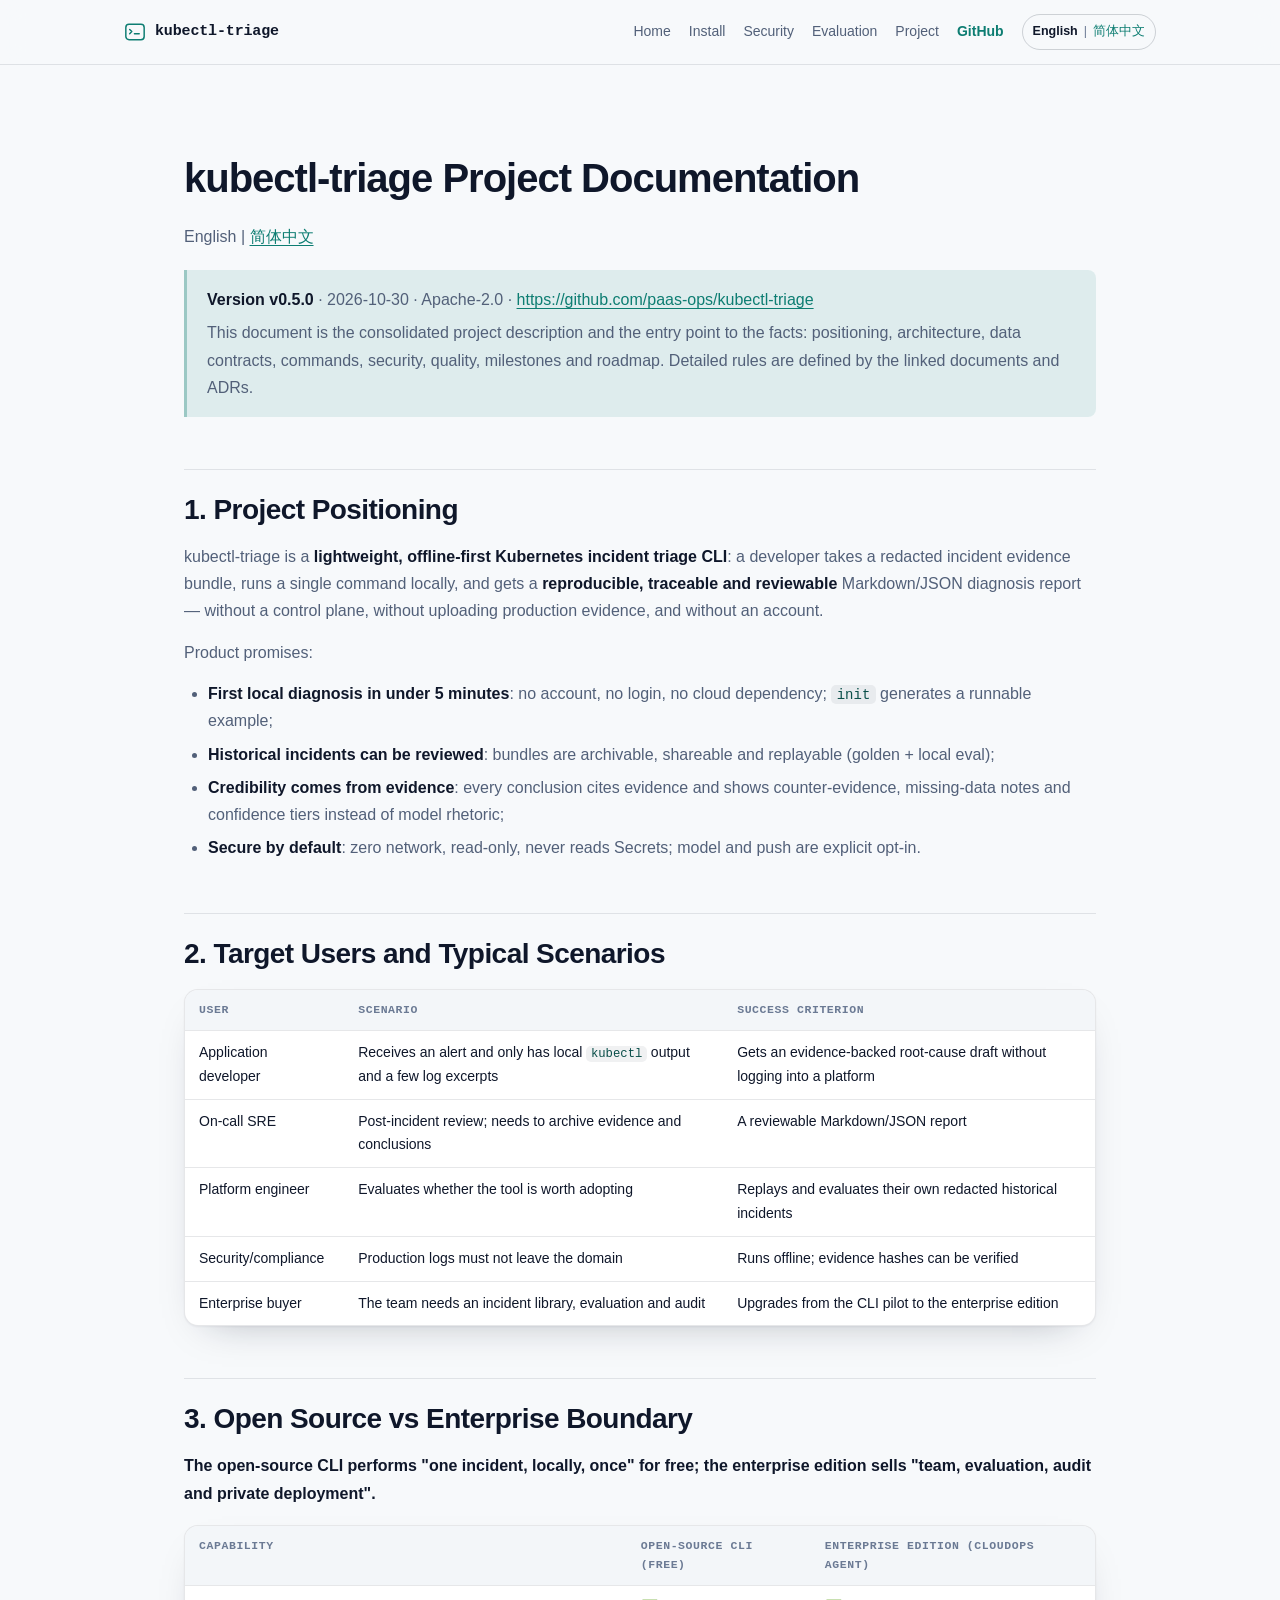
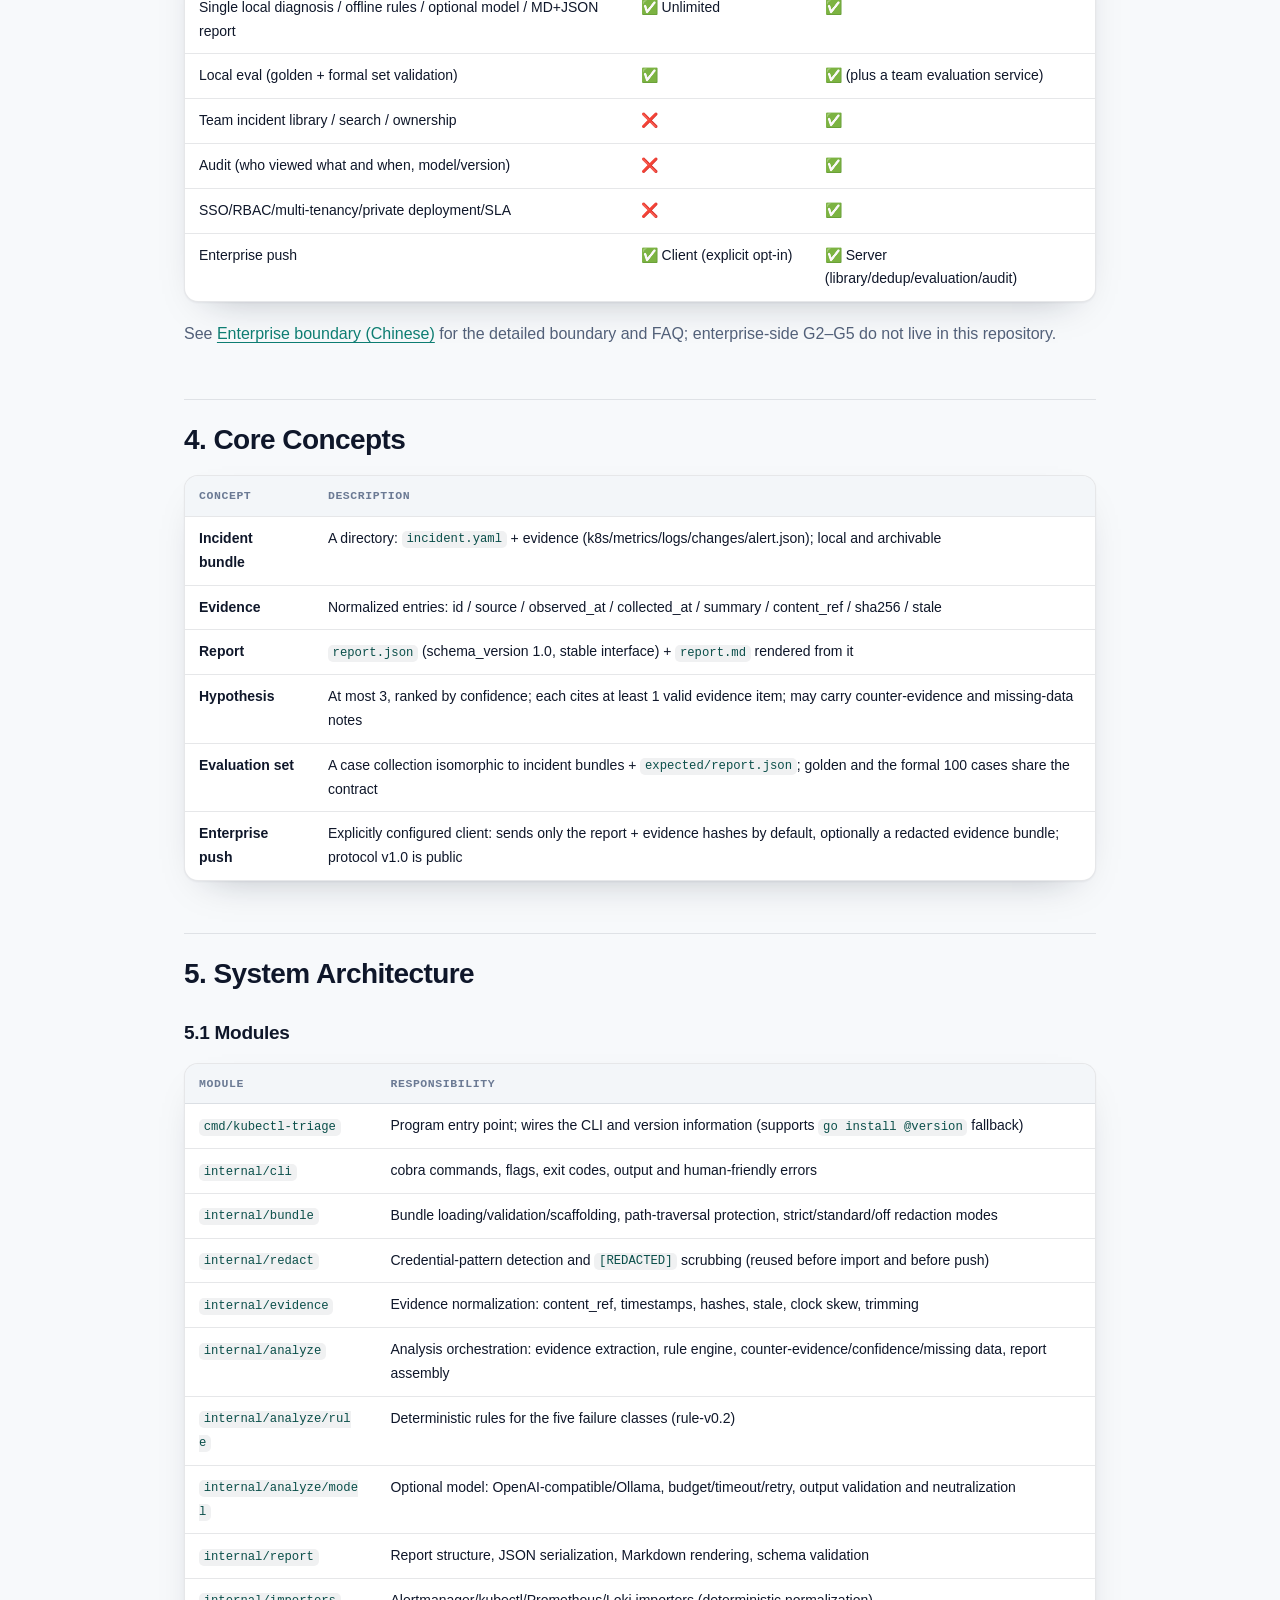
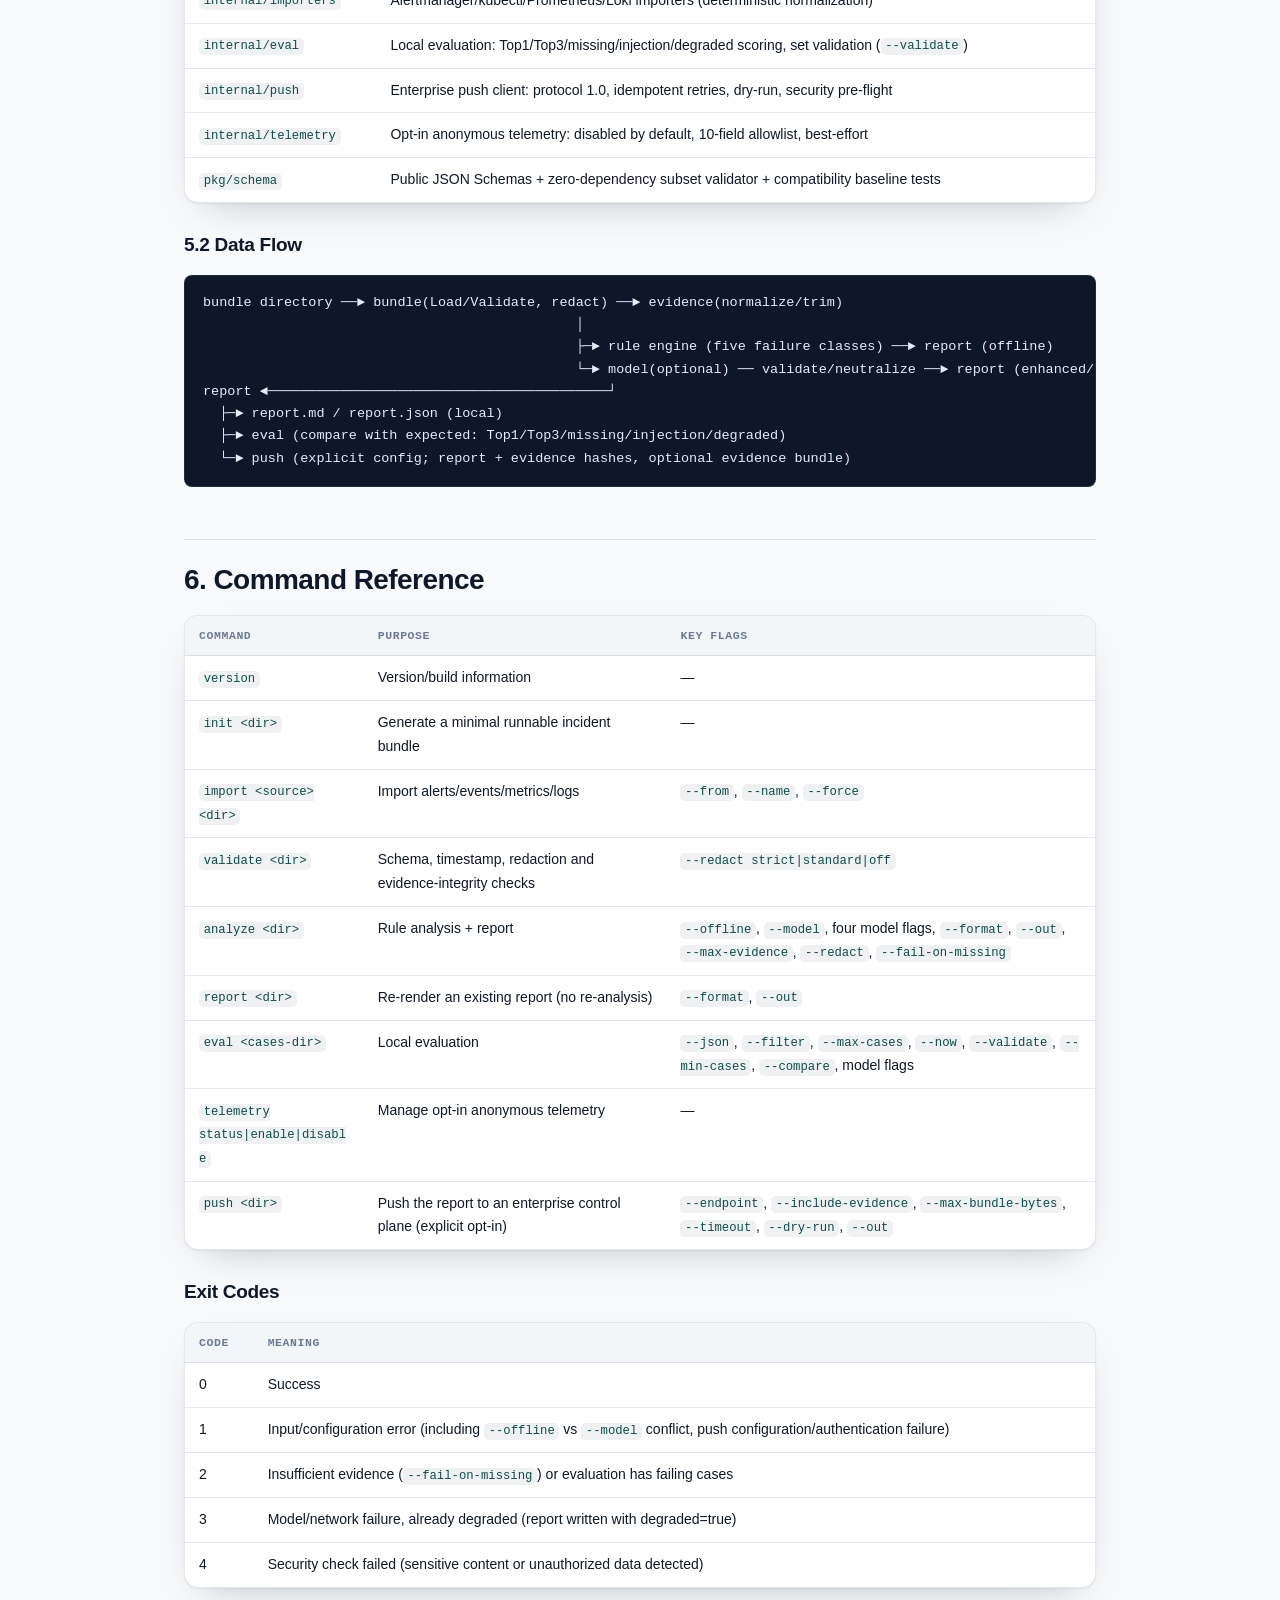
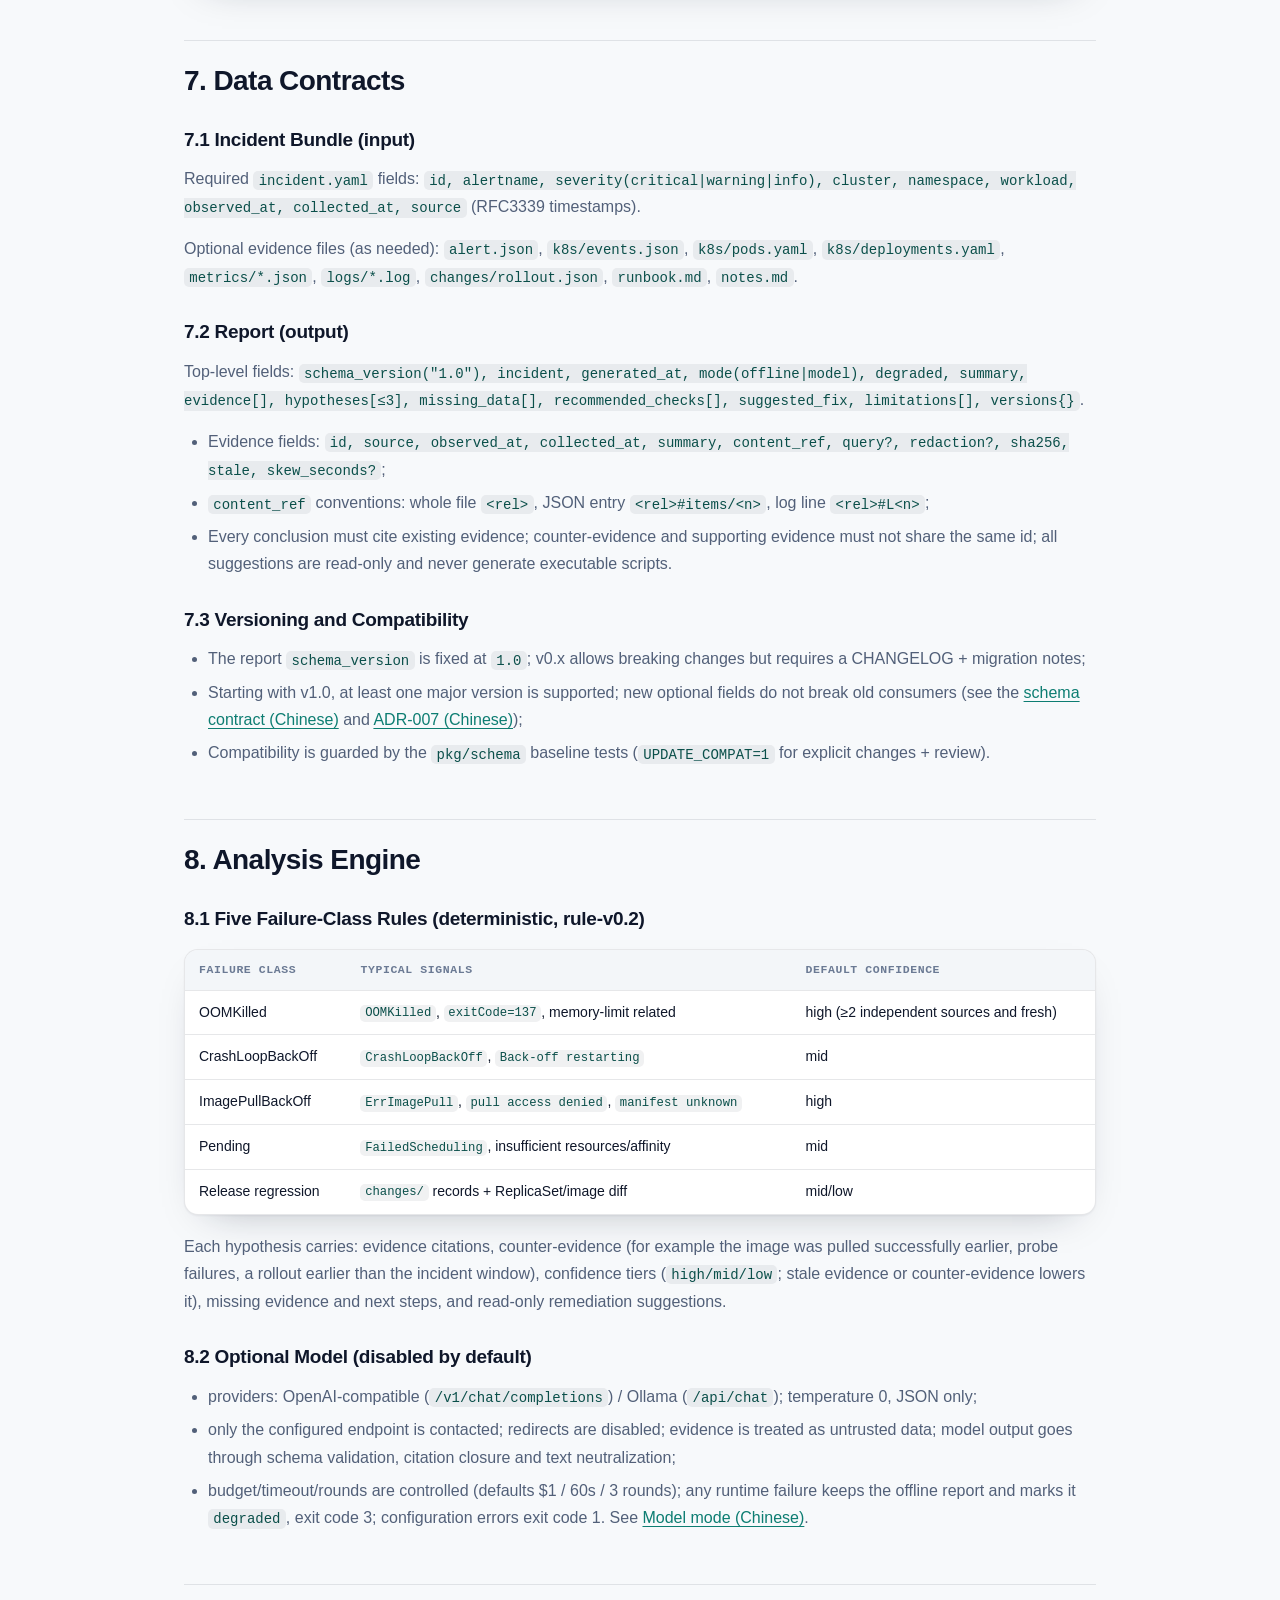
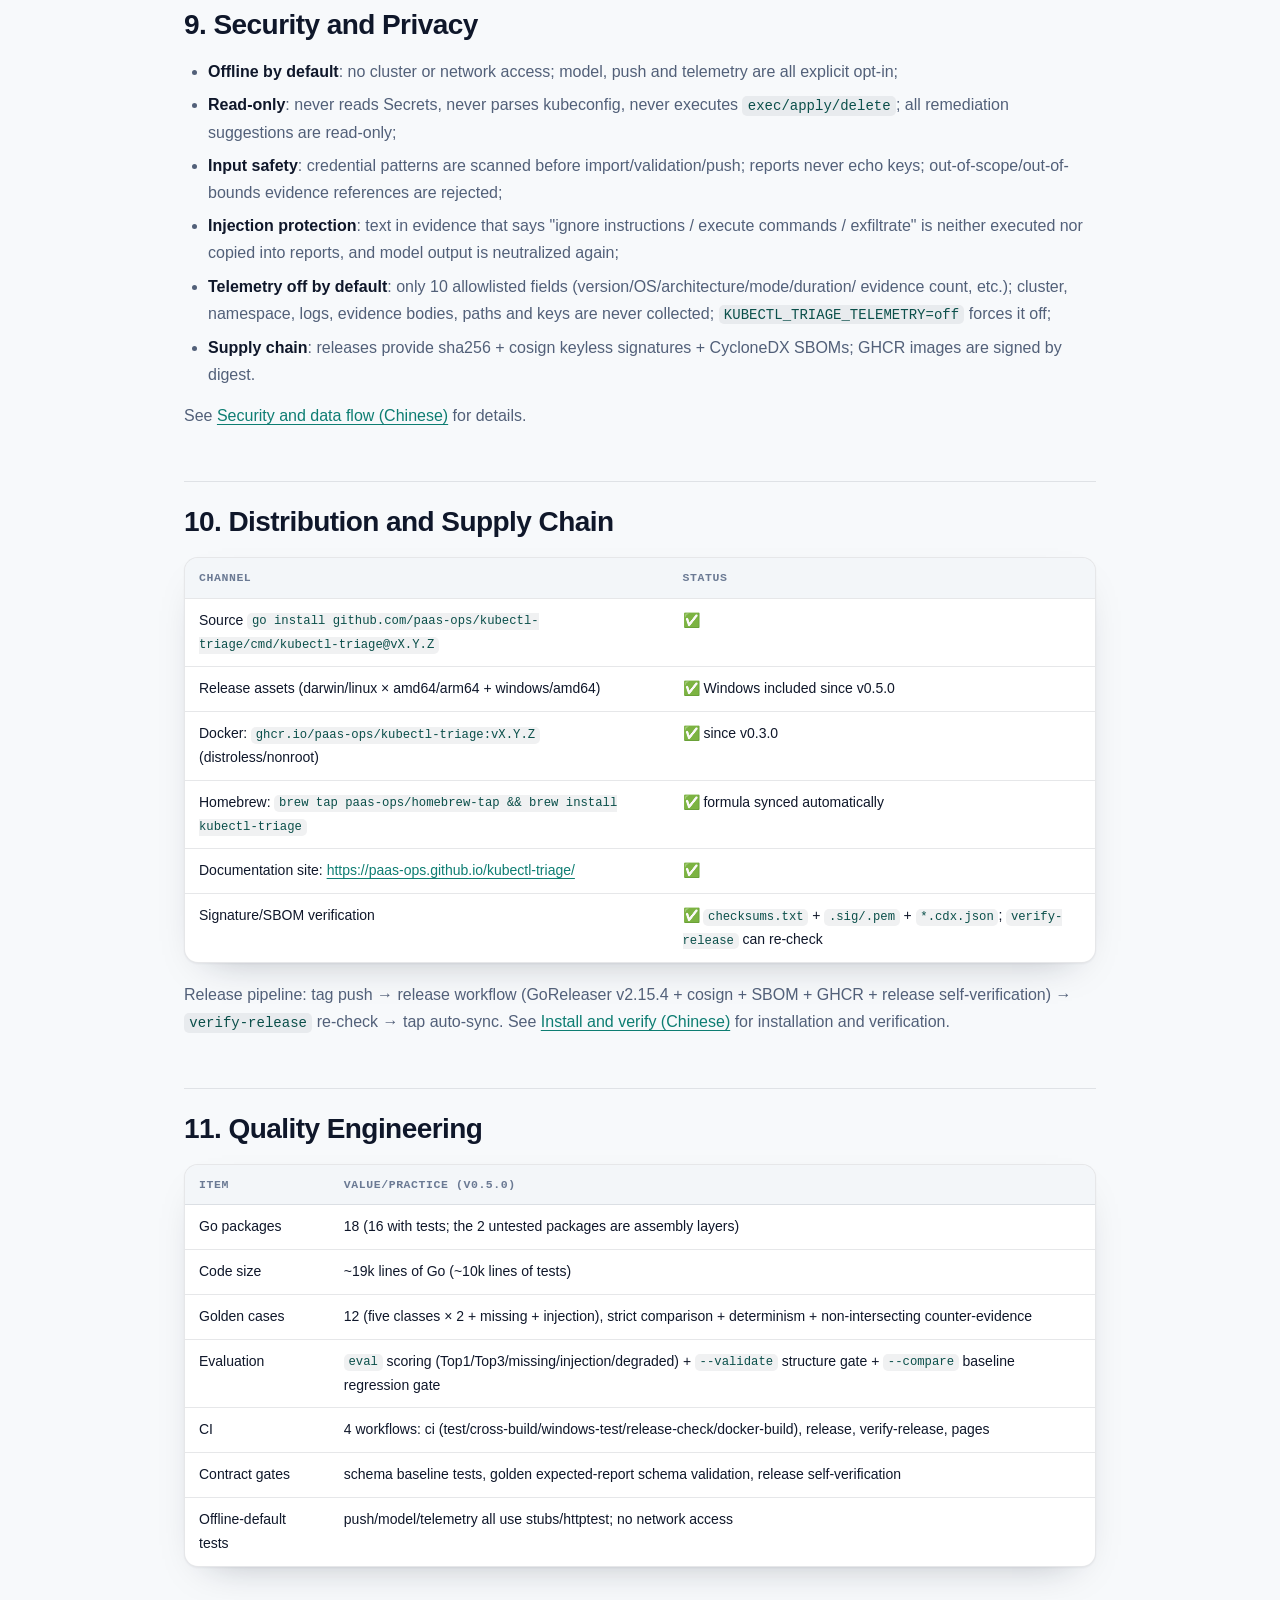
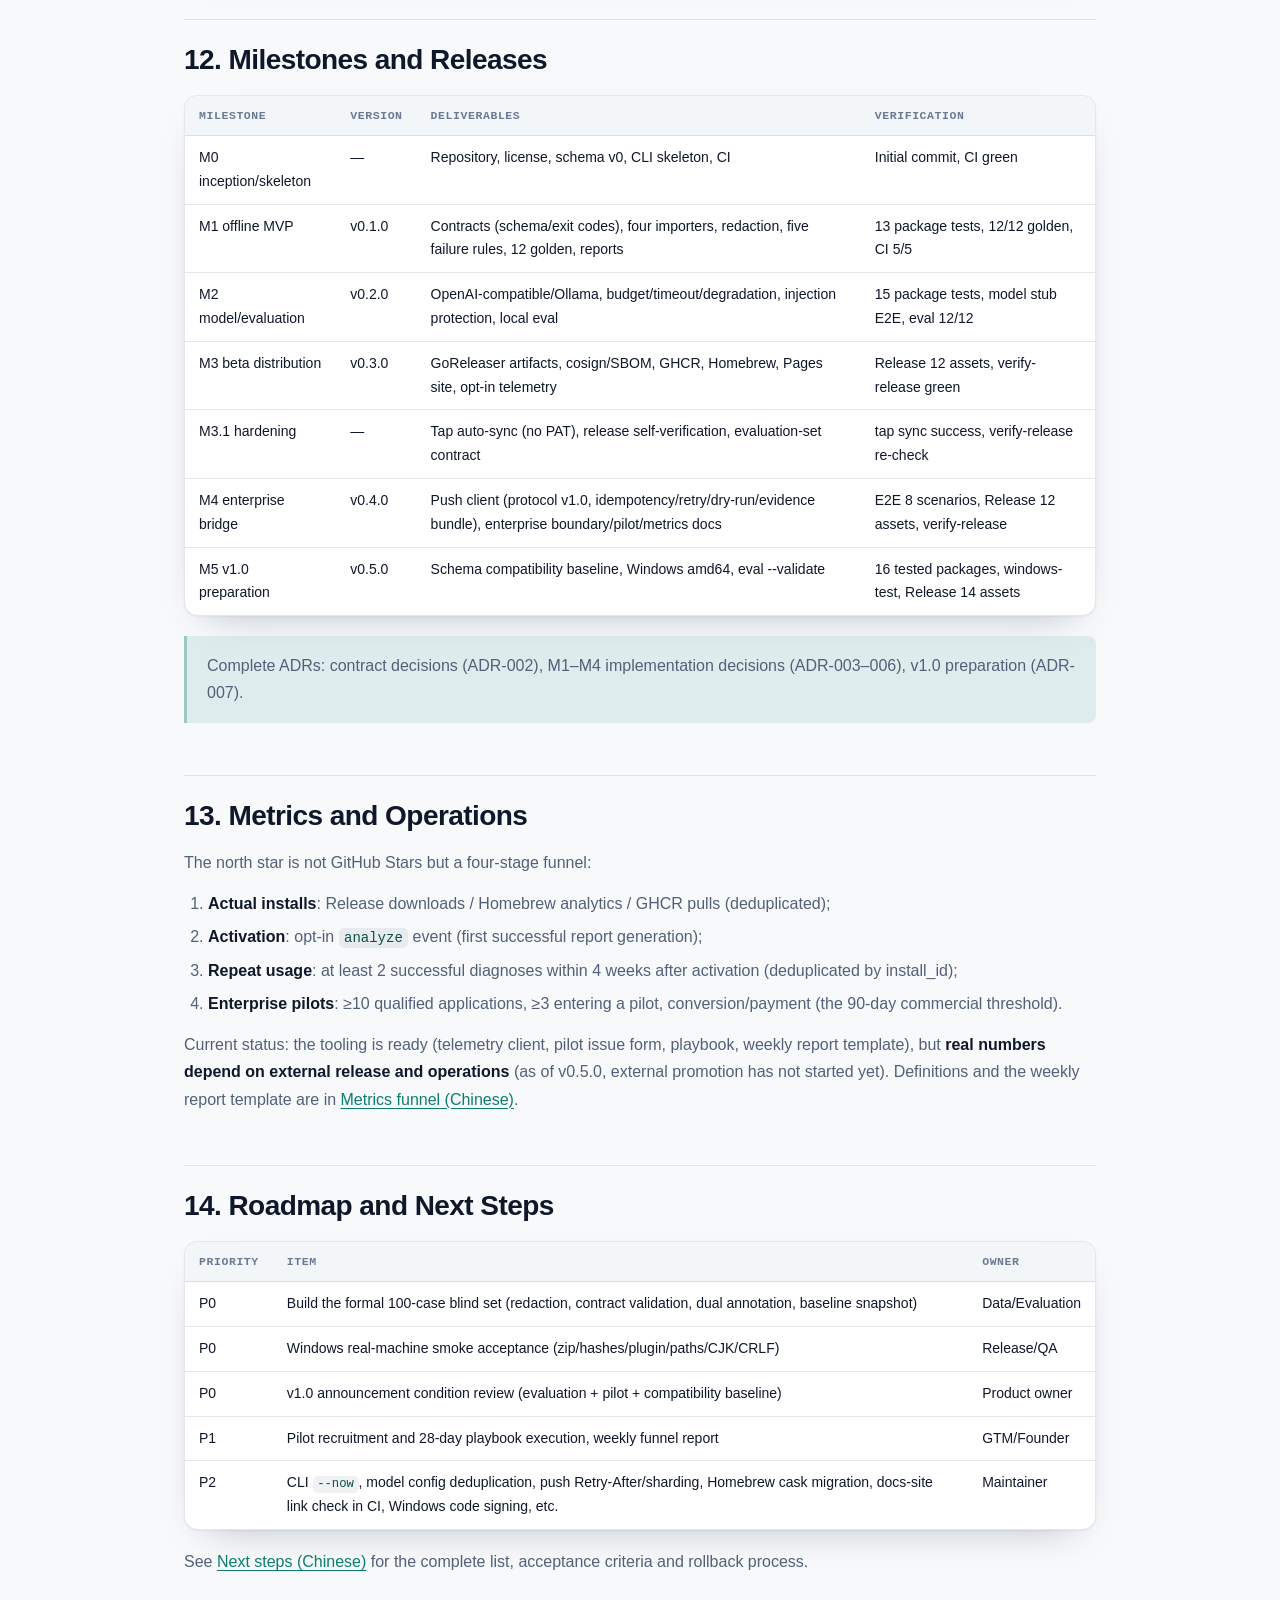
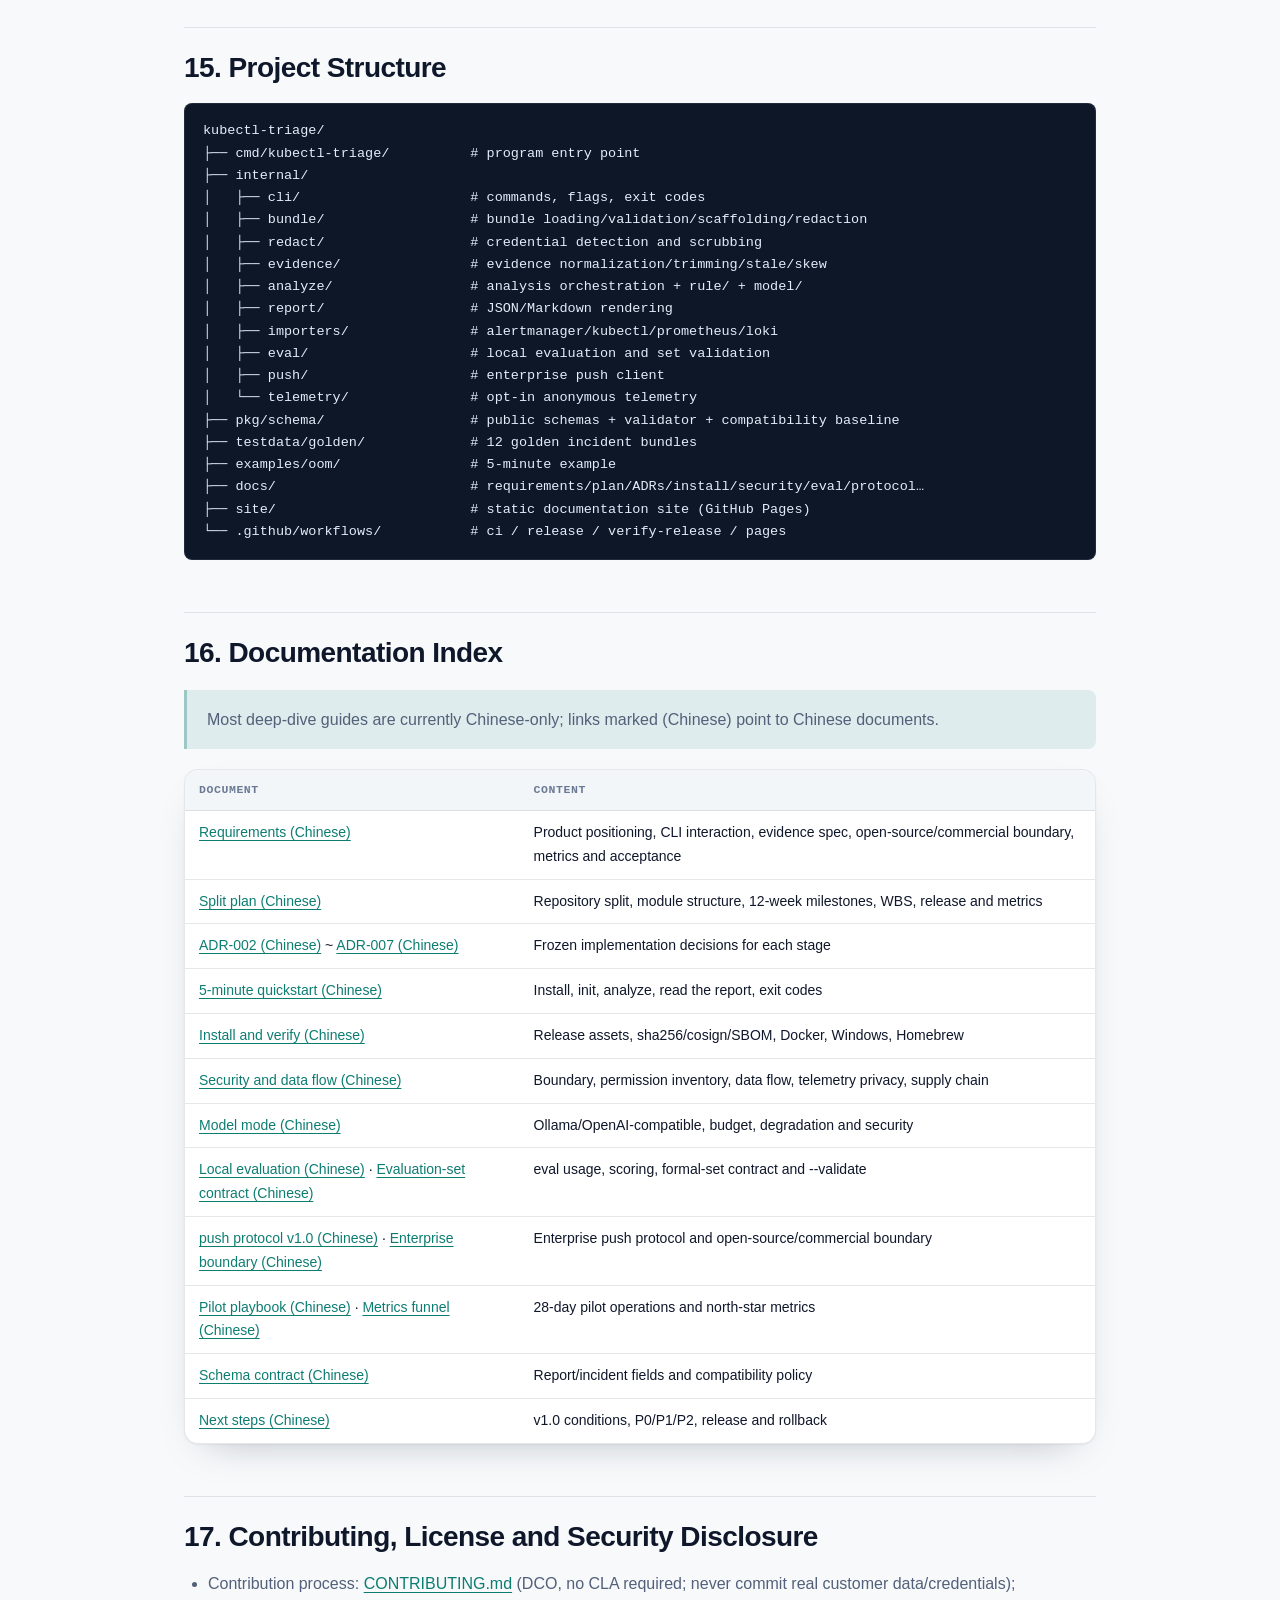
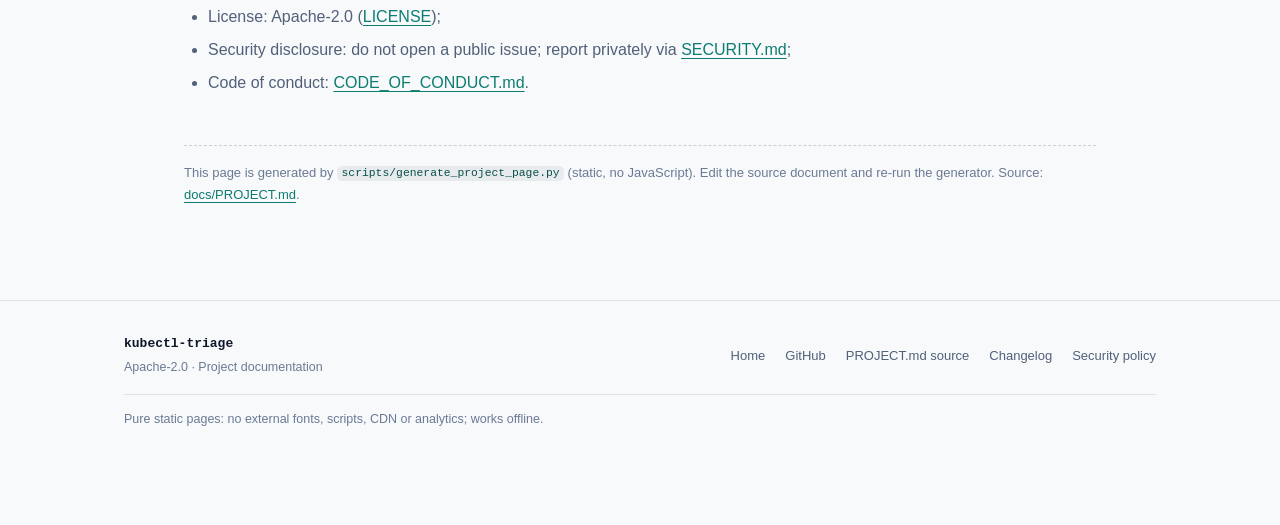
<file: site/project.html>
<!DOCTYPE html>
<!--
  Generated file: do not edit by hand.
  Source: docs/PROJECT.md
  Generator: scripts/generate_project_page.py
  Static by design: the only subresource is ./styles.css; external absolute
  links are documentation hyperlinks, never loaded resources.
-->
<html lang="en">
<head>
  <meta charset="utf-8">
  <meta name="viewport" content="width=device-width, initial-scale=1">
  <title>kubectl-triage Project Documentation</title>
  <meta name="description" content="Comprehensive kubectl-triage project documentation: positioning, architecture, data contracts, commands, security, quality, milestones and roadmap.">
  <meta name="color-scheme" content="light dark">
  <link rel="stylesheet" href="styles.css">
</head>
<body>
  <a class="skip-link" href="#main">Skip to main content</a>

  <header class="site-header">
    <div class="container header-inner">
      <a class="brand" href="index.html" aria-label="kubectl-triage Project Documentation">
        <svg class="brand-mark" viewBox="0 0 24 24" width="22" height="22" aria-hidden="true" focusable="false">
          <rect x="2" y="3.5" width="20" height="17" rx="3.5" fill="none" stroke="currentColor" stroke-width="1.6"></rect>
          <path d="M6.2 9.2l2.3 2.3-2.3 2.3" fill="none" stroke="currentColor" stroke-width="1.6" stroke-linecap="round" stroke-linejoin="round"></path>
          <path d="M11.4 14h5.2" fill="none" stroke="currentColor" stroke-width="1.6" stroke-linecap="round"></path>
        </svg>
        <span>kubectl-triage</span>
      </a>
      <nav class="site-nav" aria-label="Main navigation">
        <a href="index.html">Home</a><a href="index.html#install">Install</a><a href="index.html#security">Security</a><a href="index.html#eval">Evaluation</a><a href="project.html">Project</a>
        <a class="nav-github" href="https://github.com/paas-ops/kubectl-triage">GitHub</a>
        <span class="lang-switch" aria-label="Language"><span aria-current="true">English</span><span aria-hidden="true">|</span><a href="project-zh.html" hreflang="zh-CN" lang="zh-CN">简体中文</a></span>
      </nav>
    </div>
  </header>

  <main id="main" class="section">
    <div class="container project-doc">
      <article>
<h1 id="kubectl-triage-project-documentation">kubectl-triage Project Documentation</h1>
<p>English | <a href="project-zh.html" hreflang="zh-CN" lang="zh-CN">简体中文</a></p>
<blockquote><p><strong>Version v0.5.0</strong> · 2026-10-30 · Apache-2.0 · <a href="https://github.com/paas-ops/kubectl-triage">https://github.com/paas-ops/kubectl-triage</a></p><p>This document is the consolidated project description and the entry point to the facts: positioning, architecture, data contracts, commands, security, quality, milestones and roadmap. Detailed rules are defined by the linked documents and ADRs.</p></blockquote>
<h2 id="1-project-positioning">1. Project Positioning</h2>
<p>kubectl-triage is a <strong>lightweight, offline-first Kubernetes incident triage CLI</strong>: a developer takes a redacted incident evidence bundle, runs a single command locally, and gets a <strong>reproducible, traceable and reviewable</strong> Markdown/JSON diagnosis report — without a control plane, without uploading production evidence, and without an account.</p>
<p>Product promises:</p>
<ul><li><strong>First local diagnosis in under 5 minutes</strong>: no account, no login, no cloud dependency; <code>init</code> generates a runnable example;</li><li><strong>Historical incidents can be reviewed</strong>: bundles are archivable, shareable and replayable (golden + local eval);</li><li><strong>Credibility comes from evidence</strong>: every conclusion cites evidence and shows counter-evidence, missing-data notes and confidence tiers instead of model rhetoric;</li><li><strong>Secure by default</strong>: zero network, read-only, never reads Secrets; model and push are explicit opt-in.</li></ul>
<h2 id="2-target-users-and-typical-scenarios">2. Target Users and Typical Scenarios</h2>
<div class="table-wrap"><table><thead><tr><th>User</th><th>Scenario</th><th>Success criterion</th></tr></thead><tbody><tr><td>Application developer</td><td>Receives an alert and only has local <code>kubectl</code> output and a few log excerpts</td><td>Gets an evidence-backed root-cause draft without logging into a platform</td></tr><tr><td>On-call SRE</td><td>Post-incident review; needs to archive evidence and conclusions</td><td>A reviewable Markdown/JSON report</td></tr><tr><td>Platform engineer</td><td>Evaluates whether the tool is worth adopting</td><td>Replays and evaluates their own redacted historical incidents</td></tr><tr><td>Security/compliance</td><td>Production logs must not leave the domain</td><td>Runs offline; evidence hashes can be verified</td></tr><tr><td>Enterprise buyer</td><td>The team needs an incident library, evaluation and audit</td><td>Upgrades from the CLI pilot to the enterprise edition</td></tr></tbody></table></div>
<h2 id="3-open-source-vs-enterprise-boundary">3. Open Source vs Enterprise Boundary</h2>
<p><strong>The open-source CLI performs "one incident, locally, once" for free; the enterprise edition sells "team, evaluation, audit and private deployment".</strong></p>
<div class="table-wrap"><table><thead><tr><th>Capability</th><th>Open-source CLI (free)</th><th>Enterprise edition (CloudOps Agent)</th></tr></thead><tbody><tr><td>Single local diagnosis / offline rules / optional model / MD+JSON report</td><td>✅ Unlimited</td><td>✅</td></tr><tr><td>Local eval (golden + formal set validation)</td><td>✅</td><td>✅ (plus a team evaluation service)</td></tr><tr><td>Team incident library / search / ownership</td><td>❌</td><td>✅</td></tr><tr><td>Audit (who viewed what and when, model/version)</td><td>❌</td><td>✅</td></tr><tr><td>SSO/RBAC/multi-tenancy/private deployment/SLA</td><td>❌</td><td>✅</td></tr><tr><td>Enterprise push</td><td>✅ Client (explicit opt-in)</td><td>✅ Server (library/dedup/evaluation/audit)</td></tr></tbody></table></div>
<p>See <a href="https://github.com/paas-ops/kubectl-triage/blob/main/docs/enterprise.md">Enterprise boundary (Chinese)</a> for the detailed boundary and FAQ; enterprise-side G2–G5 do not live in this repository.</p>
<h2 id="4-core-concepts">4. Core Concepts</h2>
<div class="table-wrap"><table><thead><tr><th>Concept</th><th>Description</th></tr></thead><tbody><tr><td><strong>Incident bundle</strong></td><td>A directory: <code>incident.yaml</code> + evidence (k8s/metrics/logs/changes/alert.json); local and archivable</td></tr><tr><td><strong>Evidence</strong></td><td>Normalized entries: id / source / observed_at / collected_at / summary / content_ref / sha256 / stale</td></tr><tr><td><strong>Report</strong></td><td><code>report.json</code> (schema_version 1.0, stable interface) + <code>report.md</code> rendered from it</td></tr><tr><td><strong>Hypothesis</strong></td><td>At most 3, ranked by confidence; each cites at least 1 valid evidence item; may carry counter-evidence and missing-data notes</td></tr><tr><td><strong>Evaluation set</strong></td><td>A case collection isomorphic to incident bundles + <code>expected/report.json</code>; golden and the formal 100 cases share the contract</td></tr><tr><td><strong>Enterprise push</strong></td><td>Explicitly configured client: sends only the report + evidence hashes by default, optionally a redacted evidence bundle; protocol v1.0 is public</td></tr></tbody></table></div>
<h2 id="5-system-architecture">5. System Architecture</h2>
<h3 id="51-modules">5.1 Modules</h3>
<div class="table-wrap"><table><thead><tr><th>Module</th><th>Responsibility</th></tr></thead><tbody><tr><td><code>cmd/kubectl-triage</code></td><td>Program entry point; wires the CLI and version information (supports <code>go install @version</code> fallback)</td></tr><tr><td><code>internal/cli</code></td><td>cobra commands, flags, exit codes, output and human-friendly errors</td></tr><tr><td><code>internal/bundle</code></td><td>Bundle loading/validation/scaffolding, path-traversal protection, strict/standard/off redaction modes</td></tr><tr><td><code>internal/redact</code></td><td>Credential-pattern detection and <code>[REDACTED]</code> scrubbing (reused before import and before push)</td></tr><tr><td><code>internal/evidence</code></td><td>Evidence normalization: content_ref, timestamps, hashes, stale, clock skew, trimming</td></tr><tr><td><code>internal/analyze</code></td><td>Analysis orchestration: evidence extraction, rule engine, counter-evidence/confidence/missing data, report assembly</td></tr><tr><td><code>internal/analyze/rule</code></td><td>Deterministic rules for the five failure classes (rule-v0.2)</td></tr><tr><td><code>internal/analyze/model</code></td><td>Optional model: OpenAI-compatible/Ollama, budget/timeout/retry, output validation and neutralization</td></tr><tr><td><code>internal/report</code></td><td>Report structure, JSON serialization, Markdown rendering, schema validation</td></tr><tr><td><code>internal/importers</code></td><td>Alertmanager/kubectl/Prometheus/Loki importers (deterministic normalization)</td></tr><tr><td><code>internal/eval</code></td><td>Local evaluation: Top1/Top3/missing/injection/degraded scoring, set validation (<code>--validate</code>)</td></tr><tr><td><code>internal/push</code></td><td>Enterprise push client: protocol 1.0, idempotent retries, dry-run, security pre-flight</td></tr><tr><td><code>internal/telemetry</code></td><td>Opt-in anonymous telemetry: disabled by default, 10-field allowlist, best-effort</td></tr><tr><td><code>pkg/schema</code></td><td>Public JSON Schemas + zero-dependency subset validator + compatibility baseline tests</td></tr></tbody></table></div>
<h3 id="52-data-flow">5.2 Data Flow</h3>
<pre><code class="language-text">bundle directory ──► bundle(Load/Validate, redact) ──► evidence(normalize/trim)
                                              │
                                              ├─► rule engine (five failure classes) ──► report (offline)
                                              └─► model(optional) ── validate/neutralize ──► report (enhanced/degraded)
report ◄──────────────────────────────────────────┘
  ├─► report.md / report.json (local)
  ├─► eval (compare with expected: Top1/Top3/missing/injection/degraded)
  └─► push (explicit config; report + evidence hashes, optional evidence bundle)</code></pre>
<h2 id="6-command-reference">6. Command Reference</h2>
<div class="table-wrap"><table><thead><tr><th>Command</th><th>Purpose</th><th>Key flags</th></tr></thead><tbody><tr><td><code>version</code></td><td>Version/build information</td><td>—</td></tr><tr><td><code>init &lt;dir&gt;</code></td><td>Generate a minimal runnable incident bundle</td><td>—</td></tr><tr><td><code>import &lt;source&gt; &lt;dir&gt;</code></td><td>Import alerts/events/metrics/logs</td><td><code>--from</code>, <code>--name</code>, <code>--force</code></td></tr><tr><td><code>validate &lt;dir&gt;</code></td><td>Schema, timestamp, redaction and evidence-integrity checks</td><td><code>--redact strict|standard|off</code></td></tr><tr><td><code>analyze &lt;dir&gt;</code></td><td>Rule analysis + report</td><td><code>--offline</code>, <code>--model</code>, four model flags, <code>--format</code>, <code>--out</code>, <code>--max-evidence</code>, <code>--redact</code>, <code>--fail-on-missing</code></td></tr><tr><td><code>report &lt;dir&gt;</code></td><td>Re-render an existing report (no re-analysis)</td><td><code>--format</code>, <code>--out</code></td></tr><tr><td><code>eval &lt;cases-dir&gt;</code></td><td>Local evaluation</td><td><code>--json</code>, <code>--filter</code>, <code>--max-cases</code>, <code>--now</code>, <code>--validate</code>, <code>--min-cases</code>, <code>--compare</code>, model flags</td></tr><tr><td><code>telemetry status|enable|disable</code></td><td>Manage opt-in anonymous telemetry</td><td>—</td></tr><tr><td><code>push &lt;dir&gt;</code></td><td>Push the report to an enterprise control plane (explicit opt-in)</td><td><code>--endpoint</code>, <code>--include-evidence</code>, <code>--max-bundle-bytes</code>, <code>--timeout</code>, <code>--dry-run</code>, <code>--out</code></td></tr></tbody></table></div>
<h3 id="exit-codes">Exit Codes</h3>
<div class="table-wrap"><table><thead><tr><th>Code</th><th>Meaning</th></tr></thead><tbody><tr><td>0</td><td>Success</td></tr><tr><td>1</td><td>Input/configuration error (including <code>--offline</code> vs <code>--model</code> conflict, push configuration/authentication failure)</td></tr><tr><td>2</td><td>Insufficient evidence (<code>--fail-on-missing</code>) or evaluation has failing cases</td></tr><tr><td>3</td><td>Model/network failure, already degraded (report written with degraded=true)</td></tr><tr><td>4</td><td>Security check failed (sensitive content or unauthorized data detected)</td></tr></tbody></table></div>
<h2 id="7-data-contracts">7. Data Contracts</h2>
<h3 id="71-incident-bundle-input">7.1 Incident Bundle (input)</h3>
<p>Required <code>incident.yaml</code> fields: <code>id, alertname, severity(critical|warning|info), cluster, namespace, workload, observed_at, collected_at, source</code> (RFC3339 timestamps).</p>
<p>Optional evidence files (as needed): <code>alert.json</code>, <code>k8s/events.json</code>, <code>k8s/pods.yaml</code>, <code>k8s/deployments.yaml</code>, <code>metrics/*.json</code>, <code>logs/*.log</code>, <code>changes/rollout.json</code>, <code>runbook.md</code>, <code>notes.md</code>.</p>
<h3 id="72-report-output">7.2 Report (output)</h3>
<p>Top-level fields: <code>schema_version("1.0"), incident, generated_at, mode(offline|model), degraded, summary, evidence[], hypotheses[≤3], missing_data[], recommended_checks[], suggested_fix, limitations[], versions{}</code>.</p>
<ul><li>Evidence fields: <code>id, source, observed_at, collected_at, summary, content_ref, query?, redaction?, sha256, stale, skew_seconds?</code>;</li><li><code>content_ref</code> conventions: whole file <code>&lt;rel&gt;</code>, JSON entry <code>&lt;rel&gt;#items/&lt;n&gt;</code>, log line <code>&lt;rel&gt;#L&lt;n&gt;</code>;</li><li>Every conclusion must cite existing evidence; counter-evidence and supporting evidence must not share the same id; all suggestions are read-only and never generate executable scripts.</li></ul>
<h3 id="73-versioning-and-compatibility">7.3 Versioning and Compatibility</h3>
<ul><li>The report <code>schema_version</code> is fixed at <code>1.0</code>; v0.x allows breaking changes but requires a CHANGELOG + migration notes;</li><li>Starting with v1.0, at least one major version is supported; new optional fields do not break old consumers (see the <a href="https://github.com/paas-ops/kubectl-triage/blob/main/docs/schema.md">schema contract (Chinese)</a> and <a href="https://github.com/paas-ops/kubectl-triage/blob/main/docs/adr/ADR-007-v1.0%E5%87%86%E5%A4%87.md">ADR-007 (Chinese)</a>);</li><li>Compatibility is guarded by the <code>pkg/schema</code> baseline tests (<code>UPDATE_COMPAT=1</code> for explicit changes + review).</li></ul>
<h2 id="8-analysis-engine">8. Analysis Engine</h2>
<h3 id="81-five-failure-class-rules-deterministic-rule-v02">8.1 Five Failure-Class Rules (deterministic, rule-v0.2)</h3>
<div class="table-wrap"><table><thead><tr><th>Failure class</th><th>Typical signals</th><th>Default confidence</th></tr></thead><tbody><tr><td>OOMKilled</td><td><code>OOMKilled</code>, <code>exitCode=137</code>, memory-limit related</td><td>high (≥2 independent sources and fresh)</td></tr><tr><td>CrashLoopBackOff</td><td><code>CrashLoopBackOff</code>, <code>Back-off restarting</code></td><td>mid</td></tr><tr><td>ImagePullBackOff</td><td><code>ErrImagePull</code>, <code>pull access denied</code>, <code>manifest unknown</code></td><td>high</td></tr><tr><td>Pending</td><td><code>FailedScheduling</code>, insufficient resources/affinity</td><td>mid</td></tr><tr><td>Release regression</td><td><code>changes/</code> records + ReplicaSet/image diff</td><td>mid/low</td></tr></tbody></table></div>
<p>Each hypothesis carries: evidence citations, counter-evidence (for example the image was pulled successfully earlier, probe failures, a rollout earlier than the incident window), confidence tiers (<code>high/mid/low</code>; stale evidence or counter-evidence lowers it), missing evidence and next steps, and read-only remediation suggestions.</p>
<h3 id="82-optional-model-disabled-by-default">8.2 Optional Model (disabled by default)</h3>
<ul><li>providers: OpenAI-compatible (<code>/v1/chat/completions</code>) / Ollama (<code>/api/chat</code>); temperature 0, JSON only;</li><li>only the configured endpoint is contacted; redirects are disabled; evidence is treated as untrusted data; model output goes through schema validation, citation closure and text neutralization;</li><li>budget/timeout/rounds are controlled (defaults $1 / 60s / 3 rounds); any runtime failure keeps the offline report and marks it <code>degraded</code>, exit code 3; configuration errors exit code 1. See <a href="https://github.com/paas-ops/kubectl-triage/blob/main/docs/model.md">Model mode (Chinese)</a>.</li></ul>
<h2 id="9-security-and-privacy">9. Security and Privacy</h2>
<ul><li><strong>Offline by default</strong>: no cluster or network access; model, push and telemetry are all explicit opt-in;</li><li><strong>Read-only</strong>: never reads Secrets, never parses kubeconfig, never executes <code>exec/apply/delete</code>; all remediation suggestions are read-only;</li><li><strong>Input safety</strong>: credential patterns are scanned before import/validation/push; reports never echo keys; out-of-scope/out-of-bounds evidence references are rejected;</li><li><strong>Injection protection</strong>: text in evidence that says "ignore instructions / execute commands / exfiltrate" is neither executed nor copied into reports, and model output is neutralized again;</li><li><strong>Telemetry off by default</strong>: only 10 allowlisted fields (version/OS/architecture/mode/duration/ evidence count, etc.); cluster, namespace, logs, evidence bodies, paths and keys are never collected; <code>KUBECTL_TRIAGE_TELEMETRY=off</code> forces it off;</li><li><strong>Supply chain</strong>: releases provide sha256 + cosign keyless signatures + CycloneDX SBOMs; GHCR images are signed by digest.</li></ul>
<p>See <a href="https://github.com/paas-ops/kubectl-triage/blob/main/docs/security.md">Security and data flow (Chinese)</a> for details.</p>
<h2 id="10-distribution-and-supply-chain">10. Distribution and Supply Chain</h2>
<div class="table-wrap"><table><thead><tr><th>Channel</th><th>Status</th></tr></thead><tbody><tr><td>Source <code>go install github.com/paas-ops/kubectl-triage/cmd/kubectl-triage@vX.Y.Z</code></td><td>✅</td></tr><tr><td>Release assets (darwin/linux × amd64/arm64 + windows/amd64)</td><td>✅ Windows included since v0.5.0</td></tr><tr><td>Docker: <code>ghcr.io/paas-ops/kubectl-triage:vX.Y.Z</code> (distroless/nonroot)</td><td>✅ since v0.3.0</td></tr><tr><td>Homebrew: <code>brew tap paas-ops/homebrew-tap &amp;&amp; brew install kubectl-triage</code></td><td>✅ formula synced automatically</td></tr><tr><td>Documentation site: <a href="https://paas-ops.github.io/kubectl-triage/">https://paas-ops.github.io/kubectl-triage/</a></td><td>✅</td></tr><tr><td>Signature/SBOM verification</td><td>✅ <code>checksums.txt</code> + <code>.sig/.pem</code> + <code>*.cdx.json</code>; <code>verify-release</code> can re-check</td></tr></tbody></table></div>
<p>Release pipeline: tag push → release workflow (GoReleaser v2.15.4 + cosign + SBOM + GHCR + release self-verification) → <code>verify-release</code> re-check → tap auto-sync. See <a href="https://github.com/paas-ops/kubectl-triage/blob/main/docs/install.md">Install and verify (Chinese)</a> for installation and verification.</p>
<h2 id="11-quality-engineering">11. Quality Engineering</h2>
<div class="table-wrap"><table><thead><tr><th>Item</th><th>Value/practice (v0.5.0)</th></tr></thead><tbody><tr><td>Go packages</td><td>18 (16 with tests; the 2 untested packages are assembly layers)</td></tr><tr><td>Code size</td><td>~19k lines of Go (~10k lines of tests)</td></tr><tr><td>Golden cases</td><td>12 (five classes × 2 + missing + injection), strict comparison + determinism + non-intersecting counter-evidence</td></tr><tr><td>Evaluation</td><td><code>eval</code> scoring (Top1/Top3/missing/injection/degraded) + <code>--validate</code> structure gate + <code>--compare</code> baseline regression gate</td></tr><tr><td>CI</td><td>4 workflows: ci (test/cross-build/windows-test/release-check/docker-build), release, verify-release, pages</td></tr><tr><td>Contract gates</td><td>schema baseline tests, golden expected-report schema validation, release self-verification</td></tr><tr><td>Offline-default tests</td><td>push/model/telemetry all use stubs/httptest; no network access</td></tr></tbody></table></div>
<h2 id="12-milestones-and-releases">12. Milestones and Releases</h2>
<div class="table-wrap"><table><thead><tr><th>Milestone</th><th>Version</th><th>Deliverables</th><th>Verification</th></tr></thead><tbody><tr><td>M0 inception/skeleton</td><td>—</td><td>Repository, license, schema v0, CLI skeleton, CI</td><td>Initial commit, CI green</td></tr><tr><td>M1 offline MVP</td><td>v0.1.0</td><td>Contracts (schema/exit codes), four importers, redaction, five failure rules, 12 golden, reports</td><td>13 package tests, 12/12 golden, CI 5/5</td></tr><tr><td>M2 model/evaluation</td><td>v0.2.0</td><td>OpenAI-compatible/Ollama, budget/timeout/degradation, injection protection, local eval</td><td>15 package tests, model stub E2E, eval 12/12</td></tr><tr><td>M3 beta distribution</td><td>v0.3.0</td><td>GoReleaser artifacts, cosign/SBOM, GHCR, Homebrew, Pages site, opt-in telemetry</td><td>Release 12 assets, verify-release green</td></tr><tr><td>M3.1 hardening</td><td>—</td><td>Tap auto-sync (no PAT), release self-verification, evaluation-set contract</td><td>tap sync success, verify-release re-check</td></tr><tr><td>M4 enterprise bridge</td><td>v0.4.0</td><td>Push client (protocol v1.0, idempotency/retry/dry-run/evidence bundle), enterprise boundary/pilot/metrics docs</td><td>E2E 8 scenarios, Release 12 assets, verify-release</td></tr><tr><td>M5 v1.0 preparation</td><td>v0.5.0</td><td>Schema compatibility baseline, Windows amd64, eval --validate</td><td>16 tested packages, windows-test, Release 14 assets</td></tr></tbody></table></div>
<blockquote><p>Complete ADRs: contract decisions (ADR-002), M1–M4 implementation decisions (ADR-003–006), v1.0 preparation (ADR-007).</p></blockquote>
<h2 id="13-metrics-and-operations">13. Metrics and Operations</h2>
<p>The north star is not GitHub Stars but a four-stage funnel:</p>
<ol><li><strong>Actual installs</strong>: Release downloads / Homebrew analytics / GHCR pulls (deduplicated);</li><li><strong>Activation</strong>: opt-in <code>analyze</code> event (first successful report generation);</li><li><strong>Repeat usage</strong>: at least 2 successful diagnoses within 4 weeks after activation (deduplicated by install_id);</li><li><strong>Enterprise pilots</strong>: ≥10 qualified applications, ≥3 entering a pilot, conversion/payment (the 90-day commercial threshold).</li></ol>
<p>Current status: the tooling is ready (telemetry client, pilot issue form, playbook, weekly report template), but <strong>real numbers depend on external release and operations</strong> (as of v0.5.0, external promotion has not started yet). Definitions and the weekly report template are in <a href="https://github.com/paas-ops/kubectl-triage/blob/main/docs/metrics.md">Metrics funnel (Chinese)</a>.</p>
<h2 id="14-roadmap-and-next-steps">14. Roadmap and Next Steps</h2>
<div class="table-wrap"><table><thead><tr><th>Priority</th><th>Item</th><th>Owner</th></tr></thead><tbody><tr><td>P0</td><td>Build the formal 100-case blind set (redaction, contract validation, dual annotation, baseline snapshot)</td><td>Data/Evaluation</td></tr><tr><td>P0</td><td>Windows real-machine smoke acceptance (zip/hashes/plugin/paths/CJK/CRLF)</td><td>Release/QA</td></tr><tr><td>P0</td><td>v1.0 announcement condition review (evaluation + pilot + compatibility baseline)</td><td>Product owner</td></tr><tr><td>P1</td><td>Pilot recruitment and 28-day playbook execution, weekly funnel report</td><td>GTM/Founder</td></tr><tr><td>P2</td><td>CLI <code>--now</code>, model config deduplication, push Retry-After/sharding, Homebrew cask migration, docs-site link check in CI, Windows code signing, etc.</td><td>Maintainer</td></tr></tbody></table></div>
<p>See <a href="https://github.com/paas-ops/kubectl-triage/blob/main/docs/next-steps.md">Next steps (Chinese)</a> for the complete list, acceptance criteria and rollback process.</p>
<h2 id="15-project-structure">15. Project Structure</h2>
<pre><code class="language-text">kubectl-triage/
├── cmd/kubectl-triage/          # program entry point
├── internal/
│   ├── cli/                     # commands, flags, exit codes
│   ├── bundle/                  # bundle loading/validation/scaffolding/redaction
│   ├── redact/                  # credential detection and scrubbing
│   ├── evidence/                # evidence normalization/trimming/stale/skew
│   ├── analyze/                 # analysis orchestration + rule/ + model/
│   ├── report/                  # JSON/Markdown rendering
│   ├── importers/               # alertmanager/kubectl/prometheus/loki
│   ├── eval/                    # local evaluation and set validation
│   ├── push/                    # enterprise push client
│   └── telemetry/               # opt-in anonymous telemetry
├── pkg/schema/                  # public schemas + validator + compatibility baseline
├── testdata/golden/             # 12 golden incident bundles
├── examples/oom/                # 5-minute example
├── docs/                        # requirements/plan/ADRs/install/security/eval/protocol…
├── site/                        # static documentation site (GitHub Pages)
└── .github/workflows/           # ci / release / verify-release / pages</code></pre>
<h2 id="16-documentation-index">16. Documentation Index</h2>
<blockquote><p>Most deep-dive guides are currently Chinese-only; links marked (Chinese) point to Chinese documents.</p></blockquote>
<div class="table-wrap"><table><thead><tr><th>Document</th><th>Content</th></tr></thead><tbody><tr><td><a href="https://github.com/paas-ops/kubectl-triage/blob/main/docs/%E9%9C%80%E6%B1%82%E6%96%87%E6%A1%A3.md">Requirements (Chinese)</a></td><td>Product positioning, CLI interaction, evidence spec, open-source/commercial boundary, metrics and acceptance</td></tr><tr><td><a href="https://github.com/paas-ops/kubectl-triage/blob/main/docs/%E6%8B%86%E5%88%86%E8%AE%A1%E5%88%92.md">Split plan (Chinese)</a></td><td>Repository split, module structure, 12-week milestones, WBS, release and metrics</td></tr><tr><td><a href="https://github.com/paas-ops/kubectl-triage/blob/main/docs/adr/ADR-002-%E5%A5%91%E7%BA%A6%E5%8F%A3%E5%BE%84.md">ADR-002 (Chinese)</a> ~ <a href="https://github.com/paas-ops/kubectl-triage/blob/main/docs/adr/ADR-007-v1.0%E5%87%86%E5%A4%87.md">ADR-007 (Chinese)</a></td><td>Frozen implementation decisions for each stage</td></tr><tr><td><a href="https://github.com/paas-ops/kubectl-triage/blob/main/docs/quickstart.md">5-minute quickstart (Chinese)</a></td><td>Install, init, analyze, read the report, exit codes</td></tr><tr><td><a href="https://github.com/paas-ops/kubectl-triage/blob/main/docs/install.md">Install and verify (Chinese)</a></td><td>Release assets, sha256/cosign/SBOM, Docker, Windows, Homebrew</td></tr><tr><td><a href="https://github.com/paas-ops/kubectl-triage/blob/main/docs/security.md">Security and data flow (Chinese)</a></td><td>Boundary, permission inventory, data flow, telemetry privacy, supply chain</td></tr><tr><td><a href="https://github.com/paas-ops/kubectl-triage/blob/main/docs/model.md">Model mode (Chinese)</a></td><td>Ollama/OpenAI-compatible, budget, degradation and security</td></tr><tr><td><a href="https://github.com/paas-ops/kubectl-triage/blob/main/docs/eval.md">Local evaluation (Chinese)</a> · <a href="https://github.com/paas-ops/kubectl-triage/blob/main/docs/eval-contract.md">Evaluation-set contract (Chinese)</a></td><td>eval usage, scoring, formal-set contract and --validate</td></tr><tr><td><a href="https://github.com/paas-ops/kubectl-triage/blob/main/docs/push-protocol.md">push protocol v1.0 (Chinese)</a> · <a href="https://github.com/paas-ops/kubectl-triage/blob/main/docs/enterprise.md">Enterprise boundary (Chinese)</a></td><td>Enterprise push protocol and open-source/commercial boundary</td></tr><tr><td><a href="https://github.com/paas-ops/kubectl-triage/blob/main/docs/pilot-playbook.md">Pilot playbook (Chinese)</a> · <a href="https://github.com/paas-ops/kubectl-triage/blob/main/docs/metrics.md">Metrics funnel (Chinese)</a></td><td>28-day pilot operations and north-star metrics</td></tr><tr><td><a href="https://github.com/paas-ops/kubectl-triage/blob/main/docs/schema.md">Schema contract (Chinese)</a></td><td>Report/incident fields and compatibility policy</td></tr><tr><td><a href="https://github.com/paas-ops/kubectl-triage/blob/main/docs/next-steps.md">Next steps (Chinese)</a></td><td>v1.0 conditions, P0/P1/P2, release and rollback</td></tr></tbody></table></div>
<h2 id="17-contributing-license-and-security-disclosure">17. Contributing, License and Security Disclosure</h2>
<ul><li>Contribution process: <a href="https://github.com/paas-ops/kubectl-triage/blob/main/CONTRIBUTING.md">CONTRIBUTING.md</a> (DCO, no CLA required; never commit real customer data/credentials);</li><li>License: Apache-2.0 (<a href="https://github.com/paas-ops/kubectl-triage/blob/main/LICENSE">LICENSE</a>);</li><li>Security disclosure: do not open a public issue; report privately via <a href="https://github.com/paas-ops/kubectl-triage/blob/main/SECURITY.md">SECURITY.md</a>;</li><li>Code of conduct: <a href="https://github.com/paas-ops/kubectl-triage/blob/main/CODE_OF_CONDUCT.md">CODE_OF_CONDUCT.md</a>.</li></ul>
      </article>
      <p class="project-generated-note">
        This page is generated by <code>scripts/generate_project_page.py</code> (static, no JavaScript). Edit the source document and re-run the generator.
        Source: <a href="https://github.com/paas-ops/kubectl-triage/blob/main/docs/PROJECT.md">docs/PROJECT.md</a>.
      </p>
    </div>
  </main>

  <footer class="site-footer">
    <div class="container footer-inner">
      <div class="footer-brand">
        <strong>kubectl-triage</strong>
        <span>Apache-2.0 · Project documentation</span>
      </div>
      <nav class="footer-nav" aria-label="Footer navigation">
        <a href="index.html">Home</a><a href="https://github.com/paas-ops/kubectl-triage">GitHub</a><a href="https://github.com/paas-ops/kubectl-triage/blob/main/docs/PROJECT.md">PROJECT.md source</a><a href="https://github.com/paas-ops/kubectl-triage/blob/main/CHANGELOG.md">Changelog</a><a href="https://github.com/paas-ops/kubectl-triage/blob/main/SECURITY.md">Security policy</a>
      </nav>
      <p class="footer-note">Pure static pages: no external fonts, scripts, CDN or analytics; works offline.</p>
    </div>
  </footer>
</body>
</html>
</file>
<file: site/styles.css>
/* kubectl-triage documentation site.
   Hand-written, dependency-free CSS. No external fonts, images or imports. */

:root {
  color-scheme: light dark;
  --font-sans: -apple-system, BlinkMacSystemFont, "Segoe UI", "PingFang SC",
    "Hiragino Sans GB", "Microsoft YaHei", "Noto Sans CJK SC", sans-serif;
  --font-mono: ui-monospace, SFMono-Regular, "SF Mono", Menlo, Consolas,
    "Liberation Mono", monospace;

  --bg: #f7f9fb;
  --bg-alt: #eef2f7;
  --surface: #ffffff;
  --surface-raised: #ffffff;
  --border: rgba(15, 23, 42, 0.1);
  --border-strong: rgba(15, 23, 42, 0.18);
  --text: #0f172a;
  --text-muted: #526079;
  --text-subtle: #6b7a94;
  --accent: #0d7d72;
  --accent-strong: #0a6159;
  --accent-soft: rgba(13, 125, 114, 0.1);
  --accent-line: rgba(13, 125, 114, 0.32);
  --code-bg: #0d1728;
  --code-text: #e3ecf8;
  --code-dim: #93a6c2;
  --inline-code-bg: rgba(15, 23, 42, 0.06);
  --inline-code-text: #0a4f4a;
  --shadow: 0 1px 2px rgba(15, 23, 42, 0.05), 0 16px 40px -24px rgba(15, 23, 42, 0.35);
  --radius-sm: 8px;
  --radius: 14px;
  --radius-lg: 20px;
  --header-h: 64px;
}

@media (prefers-color-scheme: dark) {
  :root {
    --bg: #0a1120;
    --bg-alt: #0d1526;
    --surface: #111c30;
    --surface-raised: #142138;
    --border: rgba(148, 163, 184, 0.16);
    --border-strong: rgba(148, 163, 184, 0.28);
    --text: #e7eef9;
    --text-muted: #a3b3cb;
    --text-subtle: #8296b2;
    --accent: #2dd4bf;
    --accent-strong: #5eead4;
    --accent-soft: rgba(45, 212, 191, 0.12);
    --accent-line: rgba(45, 212, 191, 0.4);
    --code-bg: #070d18;
    --code-text: #dce7f5;
    --code-dim: #8ba0bd;
    --inline-code-bg: rgba(148, 163, 184, 0.14);
    --inline-code-text: #7dd3c8;
    --shadow: 0 1px 2px rgba(0, 0, 0, 0.4), 0 24px 60px -30px rgba(0, 0, 0, 0.8);
  }
}

*,
*::before,
*::after {
  box-sizing: border-box;
}

html {
  scroll-behavior: smooth;
  scroll-padding-top: calc(var(--header-h) + 16px);
  -webkit-text-size-adjust: 100%;
}

@media (prefers-reduced-motion: reduce) {
  html {
    scroll-behavior: auto;
  }
}

body {
  margin: 0;
  font-family: var(--font-sans);
  font-size: 16px;
  line-height: 1.7;
  color: var(--text);
  background: var(--bg);
  -webkit-font-smoothing: antialiased;
  text-rendering: optimizeLegibility;
}

h1,
h2,
h3 {
  line-height: 1.25;
  margin: 0;
  font-weight: 700;
  letter-spacing: -0.015em;
}

p {
  margin: 0;
}

a {
  color: var(--accent);
  text-decoration-thickness: 1px;
  text-underline-offset: 3px;
}

a:hover {
  color: var(--accent-strong);
}

:focus-visible {
  outline: 2px solid var(--accent);
  outline-offset: 3px;
  border-radius: 4px;
}

code {
  font-family: var(--font-mono);
  font-size: 0.875em;
}

p code,
li code,
td code,
th code {
  padding: 0.12em 0.38em;
  border-radius: 5px;
  background: var(--inline-code-bg);
  color: var(--inline-code-text);
  overflow-wrap: anywhere;
}

pre {
  margin: 0;
  padding: 16px 18px;
  overflow-x: auto;
  background: var(--code-bg);
  color: var(--code-text);
  border-radius: var(--radius-sm);
  border: 1px solid rgba(148, 163, 184, 0.14);
  font-size: 13.5px;
  line-height: 1.65;
}

pre code {
  font-size: inherit;
  padding: 0;
  background: none;
  color: inherit;
}

.container {
  width: 100%;
  max-width: 1080px;
  margin: 0 auto;
  padding: 0 24px;
}

.visually-hidden {
  position: absolute;
  width: 1px;
  height: 1px;
  margin: -1px;
  padding: 0;
  overflow: hidden;
  clip: rect(0 0 0 0);
  white-space: nowrap;
  border: 0;
}

.skip-link {
  position: absolute;
  top: -48px;
  left: 16px;
  z-index: 100;
  padding: 8px 14px;
  background: var(--accent);
  color: #ffffff;
  border-radius: var(--radius-sm);
  text-decoration: none;
  font-weight: 600;
}

.skip-link:focus {
  top: 12px;
  color: #ffffff;
}

/* ---------- Header ---------- */

.site-header {
  position: sticky;
  top: 0;
  z-index: 50;
  background: color-mix(in srgb, var(--bg) 82%, transparent);
  border-bottom: 1px solid var(--border);
  backdrop-filter: saturate(160%) blur(12px);
  -webkit-backdrop-filter: saturate(160%) blur(12px);
}

.header-inner {
  display: flex;
  align-items: center;
  justify-content: space-between;
  gap: 16px;
  min-height: var(--header-h);
}

.brand {
  display: inline-flex;
  align-items: center;
  gap: 9px;
  color: var(--text);
  font-family: var(--font-mono);
  font-size: 15px;
  font-weight: 700;
  letter-spacing: -0.01em;
  text-decoration: none;
  white-space: nowrap;
}

.brand:hover {
  color: var(--text);
}

.brand-mark {
  color: var(--accent);
  flex: none;
}

.site-nav {
  display: flex;
  align-items: center;
  flex-wrap: wrap;
  gap: 4px 18px;
  font-size: 14px;
}

.site-nav a {
  color: var(--text-muted);
  text-decoration: none;
  padding: 4px 0;
  border-bottom: 1px solid transparent;
}

.site-nav a:hover {
  color: var(--text);
  border-bottom-color: var(--accent-line);
}

.site-nav .nav-github {
  color: var(--accent);
  font-weight: 600;
}

/* ---------- Hero ---------- */

.hero {
  position: relative;
  overflow: hidden;
  padding: 84px 0 64px;
  border-bottom: 1px solid var(--border);
  background:
    radial-gradient(52rem 24rem at 12% -8%, var(--accent-soft), transparent 62%),
    radial-gradient(40rem 22rem at 88% 4%, rgba(56, 189, 248, 0.09), transparent 60%),
    var(--bg);
}

.hero::after {
  content: "";
  position: absolute;
  inset: 0;
  pointer-events: none;
  background-image:
    linear-gradient(var(--border) 1px, transparent 1px),
    linear-gradient(90deg, var(--border) 1px, transparent 1px);
  background-size: 56px 56px;
  opacity: 0.3;
  mask-image: linear-gradient(to bottom, rgba(0, 0, 0, 0.5), transparent 70%);
  -webkit-mask-image: linear-gradient(to bottom, rgba(0, 0, 0, 0.5), transparent 70%);
}

.hero-inner {
  position: relative;
  z-index: 1;
}

.eyebrow {
  display: inline-flex;
  align-items: center;
  gap: 8px;
  margin-bottom: 22px;
  padding: 5px 12px;
  border: 1px solid var(--accent-line);
  border-radius: 999px;
  background: var(--accent-soft);
  color: var(--accent);
  font-family: var(--font-mono);
  font-size: 12.5px;
  letter-spacing: 0.02em;
}

.eyebrow .dot {
  width: 7px;
  height: 7px;
  border-radius: 50%;
  background: var(--accent);
}

.hero h1 {
  max-width: 20em;
  font-size: clamp(30px, 5.4vw, 54px);
  line-height: 1.16;
  letter-spacing: -0.03em;
}

.hero h1 em {
  font-style: normal;
  white-space: nowrap;
  color: var(--accent);
  text-decoration: underline;
  text-decoration-color: var(--accent-line);
  text-decoration-thickness: 3px;
  text-underline-offset: 8px;
}

.lead {
  max-width: 46em;
  margin-top: 24px;
  font-size: clamp(16px, 1.7vw, 19px);
  color: var(--text-muted);
}

.lead strong {
  color: var(--text);
}

.hero-actions {
  display: flex;
  flex-wrap: wrap;
  gap: 12px;
  margin-top: 32px;
}

.btn {
  display: inline-flex;
  align-items: center;
  justify-content: center;
  gap: 8px;
  min-height: 46px;
  padding: 0 22px;
  border: 1px solid transparent;
  border-radius: 10px;
  font-size: 15px;
  font-weight: 600;
  text-decoration: none;
  transition: background-color 120ms ease, border-color 120ms ease, color 120ms ease;
}

.btn-primary {
  background: var(--accent);
  color: #ffffff;
  box-shadow: 0 10px 24px -14px var(--accent);
}

.btn-primary:hover {
  background: var(--accent-strong);
  color: #ffffff;
}

.btn-secondary {
  background: var(--surface);
  border-color: var(--border-strong);
  color: var(--text);
}

.btn-secondary:hover {
  border-color: var(--accent-line);
  color: var(--accent);
}

.btn-ghost {
  background: transparent;
  color: var(--text-muted);
  padding-left: 8px;
  padding-right: 8px;
}

.btn-ghost:hover {
  color: var(--accent);
}

.btn-block {
  width: 100%;
}

.hero-facts {
  display: grid;
  grid-template-columns: repeat(4, minmax(0, 1fr));
  gap: 1px;
  margin: 48px 0 0;
  padding: 0;
  list-style: none;
  background: var(--border);
  border: 1px solid var(--border);
  border-radius: var(--radius);
  overflow: hidden;
}

.hero-facts li {
  padding: 16px 18px;
  background: color-mix(in srgb, var(--surface) 88%, transparent);
}

.hero-facts strong {
  display: block;
  font-size: 14px;
  color: var(--text);
}

.hero-facts span {
  display: block;
  margin-top: 2px;
  font-size: 12.5px;
  line-height: 1.5;
  color: var(--text-subtle);
}

/* ---------- Sections ---------- */

.section {
  padding: 80px 0;
}

.section-alt {
  background: var(--bg-alt);
  border-top: 1px solid var(--border);
  border-bottom: 1px solid var(--border);
}

.section-head {
  max-width: 720px;
  margin-bottom: 40px;
}

.kicker {
  margin-bottom: 12px;
  font-family: var(--font-mono);
  font-size: 12.5px;
  font-weight: 600;
  letter-spacing: 0.1em;
  text-transform: uppercase;
  color: var(--accent);
}

.section-head h2 {
  font-size: clamp(24px, 3.4vw, 34px);
  letter-spacing: -0.025em;
}

.section-lead {
  margin-top: 12px;
  font-size: 16.5px;
  color: var(--text-muted);
}

/* ---------- Quickstart steps ---------- */

.steps {
  display: grid;
  gap: 16px;
  max-width: 860px;
  margin: 0 auto;
  padding: 0;
  list-style: none;
  counter-reset: step;
}

.step {
  display: grid;
  grid-template-columns: 40px minmax(0, 1fr);
  gap: 18px;
  padding: 22px 24px;
  background: var(--surface);
  border: 1px solid var(--border);
  border-radius: var(--radius);
  box-shadow: var(--shadow);
}

.step-num {
  display: flex;
  align-items: center;
  justify-content: center;
  align-self: start;
  width: 40px;
  height: 40px;
  border-radius: 50%;
  border: 1px solid var(--accent-line);
  background: var(--accent-soft);
  color: var(--accent);
  font-family: var(--font-mono);
  font-size: 15px;
  font-weight: 700;
}

.step-body {
  min-width: 0;
}

.step-body h3 {
  margin-bottom: 12px;
  font-size: 17px;
}

.step-note {
  margin-top: 10px;
  font-size: 14px;
  color: var(--text-muted);
}

.step-note a {
  color: var(--accent);
}

.callout-grid {
  display: grid;
  grid-template-columns: repeat(2, minmax(0, 1fr));
  gap: 16px;
  max-width: 860px;
  margin: 16px auto 0;
}

.callout {
  padding: 22px 24px;
  background: var(--surface);
  border: 1px solid var(--border);
  border-radius: var(--radius);
}

.callout h3 {
  margin-bottom: 12px;
  font-size: 16px;
}

.callout pre {
  margin-bottom: 12px;
}

.callout p {
  font-size: 14px;
  color: var(--text-muted);
}

.mini-table {
  width: 100%;
  border-collapse: collapse;
  font-size: 13.5px;
}

.mini-table th,
.mini-table td {
  padding: 7px 0;
  border-bottom: 1px solid var(--border);
  text-align: left;
  vertical-align: top;
}

.mini-table tr:last-child th,
.mini-table tr:last-child td {
  border-bottom: 0;
}

.mini-table th {
  width: 40px;
  font-family: var(--font-mono);
  color: var(--accent);
}

.mini-table td {
  color: var(--text-muted);
}

/* ---------- Install matrix ---------- */

.table-wrap {
  overflow-x: auto;
  border: 1px solid var(--border);
  border-radius: var(--radius);
  background: var(--surface);
  box-shadow: var(--shadow);
}

.matrix {
  width: 100%;
  min-width: 680px;
  border-collapse: collapse;
  font-size: 14.5px;
}

.matrix th,
.matrix td {
  padding: 16px 20px;
  text-align: left;
  vertical-align: top;
  border-bottom: 1px solid var(--border);
}

.matrix thead th {
  font-size: 12.5px;
  font-family: var(--font-mono);
  font-weight: 600;
  letter-spacing: 0.06em;
  text-transform: uppercase;
  color: var(--text-subtle);
  background: color-mix(in srgb, var(--bg-alt) 70%, transparent);
}

.matrix tbody tr:last-child th,
.matrix tbody tr:last-child td {
  border-bottom: 0;
}

.matrix tbody th {
  width: 180px;
  font-weight: 600;
  white-space: nowrap;
}

.matrix td code {
  overflow-wrap: anywhere;
}

.tag {
  display: inline-block;
  padding: 2px 9px;
  border-radius: 999px;
  font-family: var(--font-mono);
  font-size: 12px;
  font-weight: 600;
  white-space: nowrap;
}

.tag-ok {
  background: var(--accent-soft);
  color: var(--accent);
  border: 1px solid var(--accent-line);
}

.tag-wait {
  background: transparent;
  color: var(--text-subtle);
  border: 1px solid var(--border-strong);
}

.note-row {
  display: grid;
  grid-template-columns: repeat(2, minmax(0, 1fr));
  gap: 12px 32px;
  margin-top: 20px;
  font-size: 14px;
  color: var(--text-muted);
}

.note-row strong {
  color: var(--text);
}

.link-row {
  display: flex;
  flex-wrap: wrap;
  gap: 12px 28px;
  margin-top: 22px;
}

.text-link {
  display: inline-flex;
  align-items: baseline;
  gap: 6px;
  font-size: 14.5px;
  font-weight: 600;
  color: var(--accent);
  text-decoration: none;
}

.text-link:hover {
  text-decoration: underline;
}

/* ---------- Cards ---------- */

.cards {
  display: grid;
  gap: 16px;
}

.cards-4 {
  grid-template-columns: repeat(4, minmax(0, 1fr));
}

.card {
  padding: 22px;
  background: var(--surface);
  border: 1px solid var(--border);
  border-radius: var(--radius);
  box-shadow: var(--shadow);
}

.card h3 {
  margin-bottom: 10px;
  font-size: 16px;
}

.card p {
  font-size: 14px;
  color: var(--text-muted);
}

/* ---------- Data flow figure ---------- */

.flow {
  margin: 32px 0 0;
  padding: 22px 24px;
  background: var(--surface);
  border: 1px solid var(--border);
  border-radius: var(--radius);
  box-shadow: var(--shadow);
}

.flow figcaption {
  margin-bottom: 14px;
  font-family: var(--font-mono);
  font-size: 12.5px;
  font-weight: 600;
  letter-spacing: 0.06em;
  text-transform: uppercase;
  color: var(--text-subtle);
}

.flow pre {
  background: transparent;
  border: 0;
  color: var(--text-muted);
  padding: 0;
  font-size: 13px;
}

.flow code {
  color: var(--text-muted);
}

.flow-note {
  margin-top: 16px;
  padding-top: 14px;
  border-top: 1px dashed var(--border-strong);
  font-size: 13.5px;
  color: var(--text-muted);
}

/* ---------- Eval ---------- */

.eval-layout {
  display: grid;
  grid-template-columns: minmax(0, 1.15fr) minmax(0, 0.85fr);
  gap: 28px;
  align-items: start;
}

.eval-code pre {
  font-size: 12.8px;
}

.eval-side h3 {
  margin-bottom: 10px;
  font-size: 15px;
}

.eval-side h3 + h3 {
  margin-top: 24px;
}

.chips {
  display: flex;
  flex-wrap: wrap;
  gap: 8px;
  margin: 0 0 4px;
  padding: 0;
  list-style: none;
}

.chips li {
  padding: 4px 10px;
  border: 1px solid var(--border-strong);
  border-radius: 999px;
  font-family: var(--font-mono);
  font-size: 12.5px;
  color: var(--text-muted);
  background: var(--surface);
}

.eval-exits {
  font-size: 14px;
  color: var(--text-muted);
}

.muted {
  color: var(--text-subtle);
  font-size: 13.5px;
  line-height: 1.6;
}

.eval-side .muted {
  margin-top: 12px;
}

.eval-side .text-link {
  margin-top: 16px;
}

/* ---------- Docs grid ---------- */

.docs-grid {
  display: grid;
  grid-template-columns: repeat(2, minmax(0, 1fr));
  gap: 14px;
}

.doc-card {
  display: block;
  padding: 20px 22px;
  background: var(--surface);
  border: 1px solid var(--border);
  border-radius: var(--radius);
  color: var(--text);
  text-decoration: none;
  transition: border-color 120ms ease, transform 120ms ease;
}

.doc-card:hover {
  border-color: var(--accent-line);
  color: var(--text);
}

.doc-tag {
  display: inline-block;
  margin-bottom: 8px;
  font-family: var(--font-mono);
  font-size: 11.5px;
  font-weight: 600;
  letter-spacing: 0.06em;
  text-transform: uppercase;
  color: var(--accent);
}

.doc-card h3 {
  margin-bottom: 6px;
  font-size: 16px;
}

.doc-card p {
  font-size: 13.5px;
  color: var(--text-muted);
}

/* ---------- Pilot ---------- */

.section-pilot {
  background:
    radial-gradient(48rem 22rem at 82% 0%, var(--accent-soft), transparent 60%),
    var(--bg-alt);
  border-top: 1px solid var(--border);
}

.pilot-inner {
  display: grid;
  grid-template-columns: minmax(0, 1.3fr) minmax(0, 0.7fr);
  gap: 40px;
  align-items: center;
}

.pilot-copy h2 {
  font-size: clamp(24px, 3.4vw, 34px);
  margin-bottom: 16px;
}

.pilot-copy p {
  color: var(--text-muted);
  font-size: 16px;
}

.checklist {
  margin: 20px 0 0;
  padding: 0;
  list-style: none;
  display: grid;
  gap: 9px;
}

.checklist li {
  position: relative;
  padding-left: 26px;
  font-size: 14.5px;
  color: var(--text-muted);
}

.checklist li::before {
  content: "✓";
  position: absolute;
  left: 0;
  top: 0;
  color: var(--accent);
  font-weight: 700;
}

.pilot-cta {
  display: grid;
  gap: 10px;
  padding: 26px;
  background: var(--surface);
  border: 1px solid var(--border);
  border-radius: var(--radius-lg);
  box-shadow: var(--shadow);
}

/* ---------- Footer ---------- */

.site-footer {
  border-top: 1px solid var(--border);
  background: var(--bg);
  padding: 32px 0 40px;
}

.footer-inner {
  display: grid;
  grid-template-columns: 1fr auto;
  gap: 16px 32px;
  align-items: center;
}

.footer-brand {
  display: flex;
  flex-direction: column;
  gap: 2px;
  font-family: var(--font-mono);
  font-size: 13px;
}

.footer-brand strong {
  color: var(--text);
}

.footer-brand span {
  color: var(--text-subtle);
  font-family: var(--font-sans);
  font-size: 12.5px;
}

.footer-nav {
  display: flex;
  flex-wrap: wrap;
  gap: 6px 20px;
  font-size: 13px;
}

.footer-nav a {
  color: var(--text-muted);
  text-decoration: none;
}

.footer-nav a:hover {
  color: var(--accent);
}

.footer-note {
  grid-column: 1 / -1;
  padding-top: 14px;
  border-top: 1px solid var(--border);
  font-size: 12.5px;
  color: var(--text-subtle);
}

/* ---------- Responsive ---------- */

@media (max-width: 920px) {
  .hero {
    padding: 64px 0 48px;
  }

  .cards-4 {
    grid-template-columns: repeat(2, minmax(0, 1fr));
  }

  .eval-layout,
  .pilot-inner {
    grid-template-columns: minmax(0, 1fr);
  }

  .pilot-cta {
    max-width: 520px;
  }
}

@media (max-width: 720px) {
  .container {
    padding: 0 18px;
  }

  .header-inner {
    flex-direction: column;
    align-items: flex-start;
    gap: 8px;
    padding-top: 12px;
    padding-bottom: 12px;
  }

  .site-nav {
    width: 100%;
    gap: 4px 14px;
    font-size: 13px;
  }

  .section {
    padding: 56px 0;
  }

  .hero-facts {
    grid-template-columns: repeat(2, minmax(0, 1fr));
  }

  .callout-grid,
  .note-row,
  .docs-grid {
    grid-template-columns: minmax(0, 1fr);
  }

  .step {
    grid-template-columns: 32px minmax(0, 1fr);
    gap: 14px;
    padding: 18px;
  }

  .step-num {
    width: 32px;
    height: 32px;
    font-size: 13.5px;
  }

  .footer-inner {
    grid-template-columns: minmax(0, 1fr);
  }
}

@media (max-width: 460px) {
  .hero h1 {
    font-size: 27px;
  }

  .cards-4 {
    grid-template-columns: minmax(0, 1fr);
  }

  .hero-actions .btn {
    width: 100%;
  }

  .btn-ghost {
    justify-content: flex-start;
  }

  pre {
    padding: 14px;
    font-size: 12.5px;
  }

  /* Narrow screens: wrap long commands instead of silently clipping them. */
  pre code {
    white-space: pre-wrap;
    overflow-wrap: anywhere;
  }
}

@media print {
  .site-header,
  .hero-actions,
  .pilot-cta,
  .site-footer {
    display: none;
  }

  body {
    background: #ffffff;
    color: #000000;
  }

  .section,
  .hero {
    padding: 16px 0;
  }
}


/* ---------- Project documentation page (site/project.html) ---------- */

.project-doc {
  max-width: 960px;
}

.project-doc h1 {
  font-size: clamp(28px, 4vw, 40px);
  letter-spacing: -0.025em;
  margin: 8px 0 20px;
  scroll-margin-top: calc(var(--header-h) + 16px);
}

.project-doc h2 {
  margin: 52px 0 16px;
  padding-top: 22px;
  border-top: 1px solid var(--border);
  font-size: clamp(22px, 2.7vw, 28px);
  letter-spacing: -0.02em;
  scroll-margin-top: calc(var(--header-h) + 16px);
}

.project-doc h3 {
  margin: 30px 0 10px;
  font-size: 19px;
  scroll-margin-top: calc(var(--header-h) + 16px);
}

.project-doc p {
  margin: 14px 0;
  color: var(--text-muted);
}

.project-doc ul,
.project-doc ol {
  margin: 14px 0;
  padding-left: 1.5em;
  color: var(--text-muted);
}

.project-doc li {
  margin: 6px 0;
}

.project-doc li strong,
.project-doc p strong {
  color: var(--text);
}

.project-doc blockquote {
  margin: 20px 0;
  padding: 16px 20px;
  border-left: 3px solid var(--accent-line);
  background: var(--accent-soft);
  border-radius: 0 var(--radius-sm) var(--radius-sm) 0;
}

.project-doc blockquote p {
  margin: 6px 0;
}

.project-doc blockquote p:first-child {
  margin-top: 0;
}

.project-doc blockquote p:last-child {
  margin-bottom: 0;
}

.project-doc .table-wrap {
  margin: 18px 0;
}

.project-doc table {
  width: 100%;
  min-width: 560px;
  border-collapse: collapse;
  font-size: 14px;
}

.project-doc thead th {
  padding: 10px 14px;
  text-align: left;
  vertical-align: top;
  font-family: var(--font-mono);
  font-size: 11.5px;
  font-weight: 600;
  letter-spacing: 0.05em;
  text-transform: uppercase;
  color: var(--text-subtle);
  background: color-mix(in srgb, var(--bg-alt) 70%, transparent);
  border-bottom: 1px solid var(--border);
}

.project-doc tbody td {
  padding: 10px 14px;
  text-align: left;
  vertical-align: top;
  border-bottom: 1px solid var(--border);
}

.project-doc tbody tr:last-child td {
  border-bottom: 0;
}

.project-doc pre {
  margin: 18px 0;
}

.project-doc hr {
  margin: 36px 0;
  border: 0;
  border-top: 1px solid var(--border);
}

.project-doc .project-generated-note {
  margin-top: 48px;
  padding-top: 16px;
  border-top: 1px dashed var(--border-strong);
  font-size: 13px;
  color: var(--text-subtle);
}

@media (max-width: 640px) {
  .project-doc h2 {
    margin-top: 40px;
  }

  .project-doc table {
    min-width: 520px;
  }
}

/* ---------- Language switch (English / 简体中文) ---------- */

.lang-switch {
  display: inline-flex;
  align-items: center;
  gap: 6px;
  padding: 2px 10px;
  border: 1px solid var(--border-strong);
  border-radius: 999px;
  font-size: 12.5px;
  color: var(--text-subtle);
  white-space: nowrap;
}

.lang-switch a,
.lang-switch a:hover {
  color: var(--accent);
  text-decoration: none;
}

.lang-switch a:hover {
  text-decoration: underline;
}

.lang-switch [aria-current="true"] {
  color: var(--text);
  font-weight: 600;
}

@media (max-width: 720px) {
  .lang-switch {
    margin-top: 4px;
  }
}
</file>
